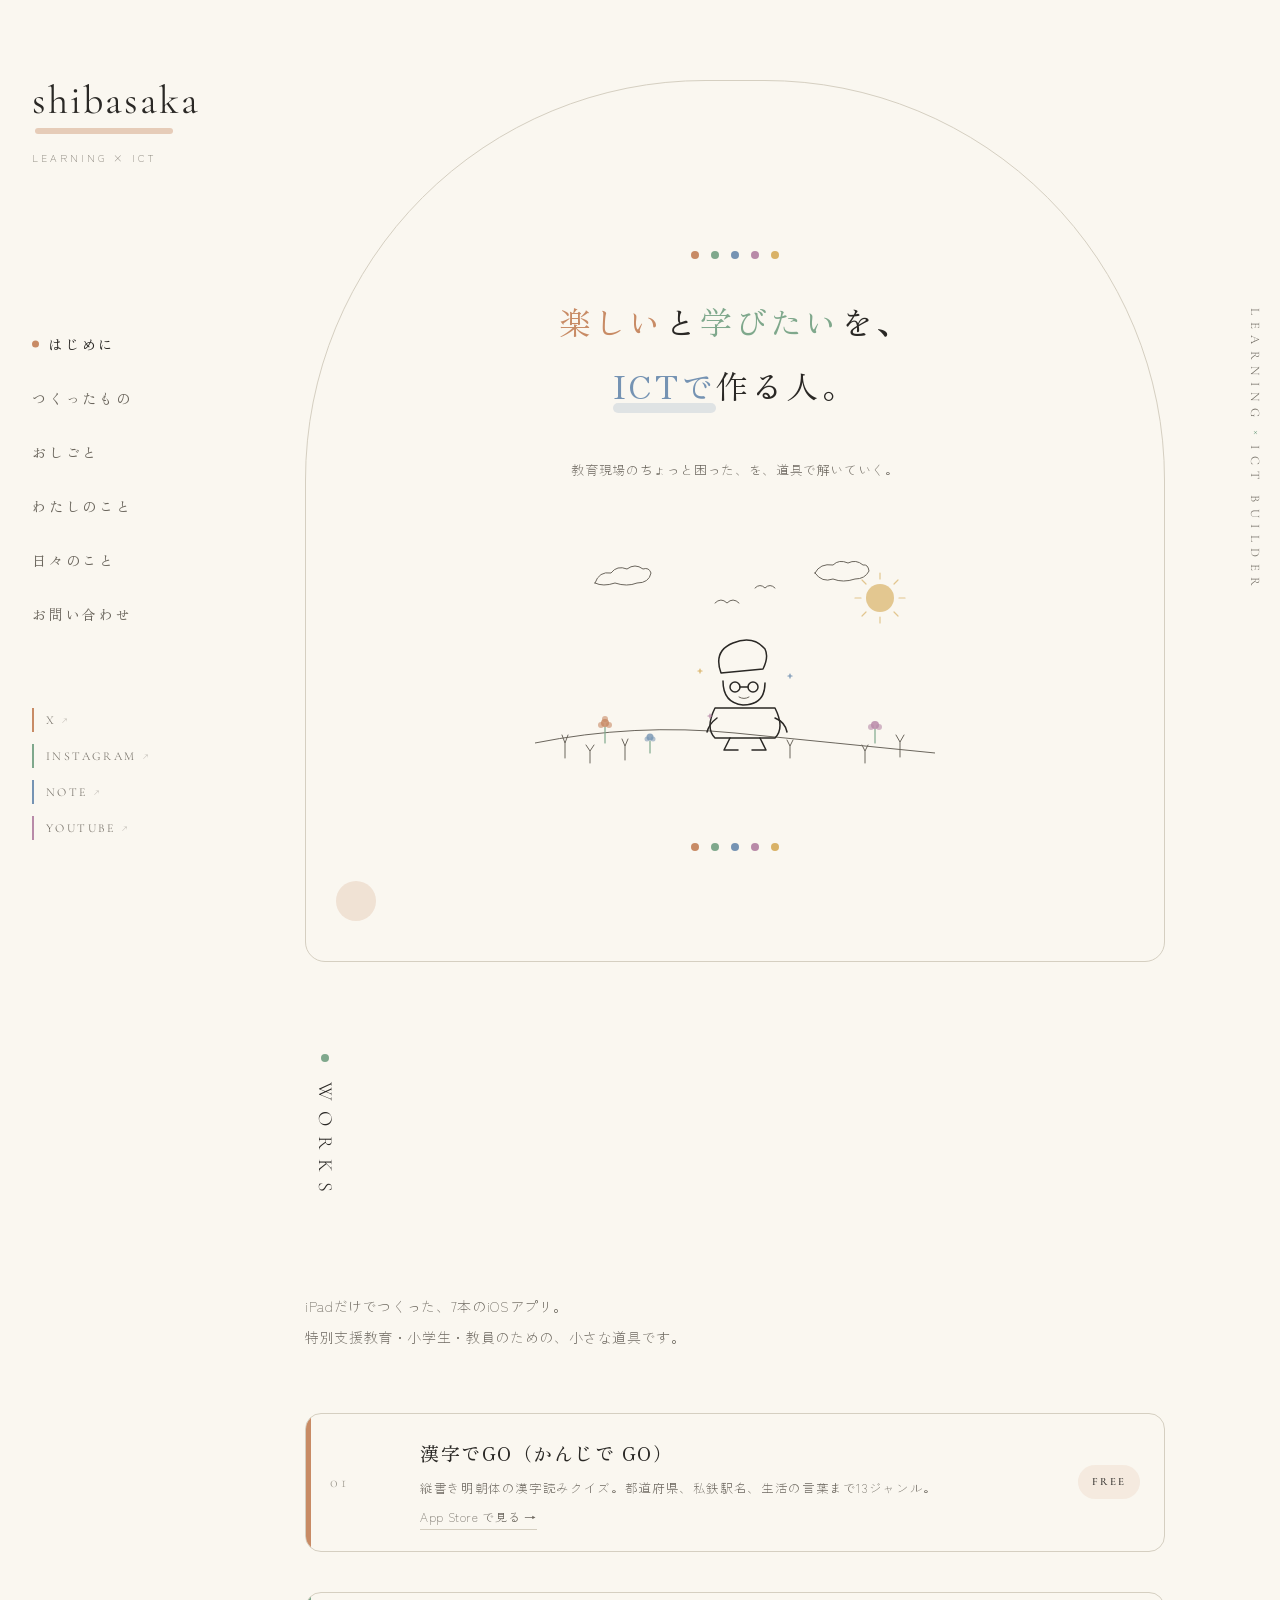
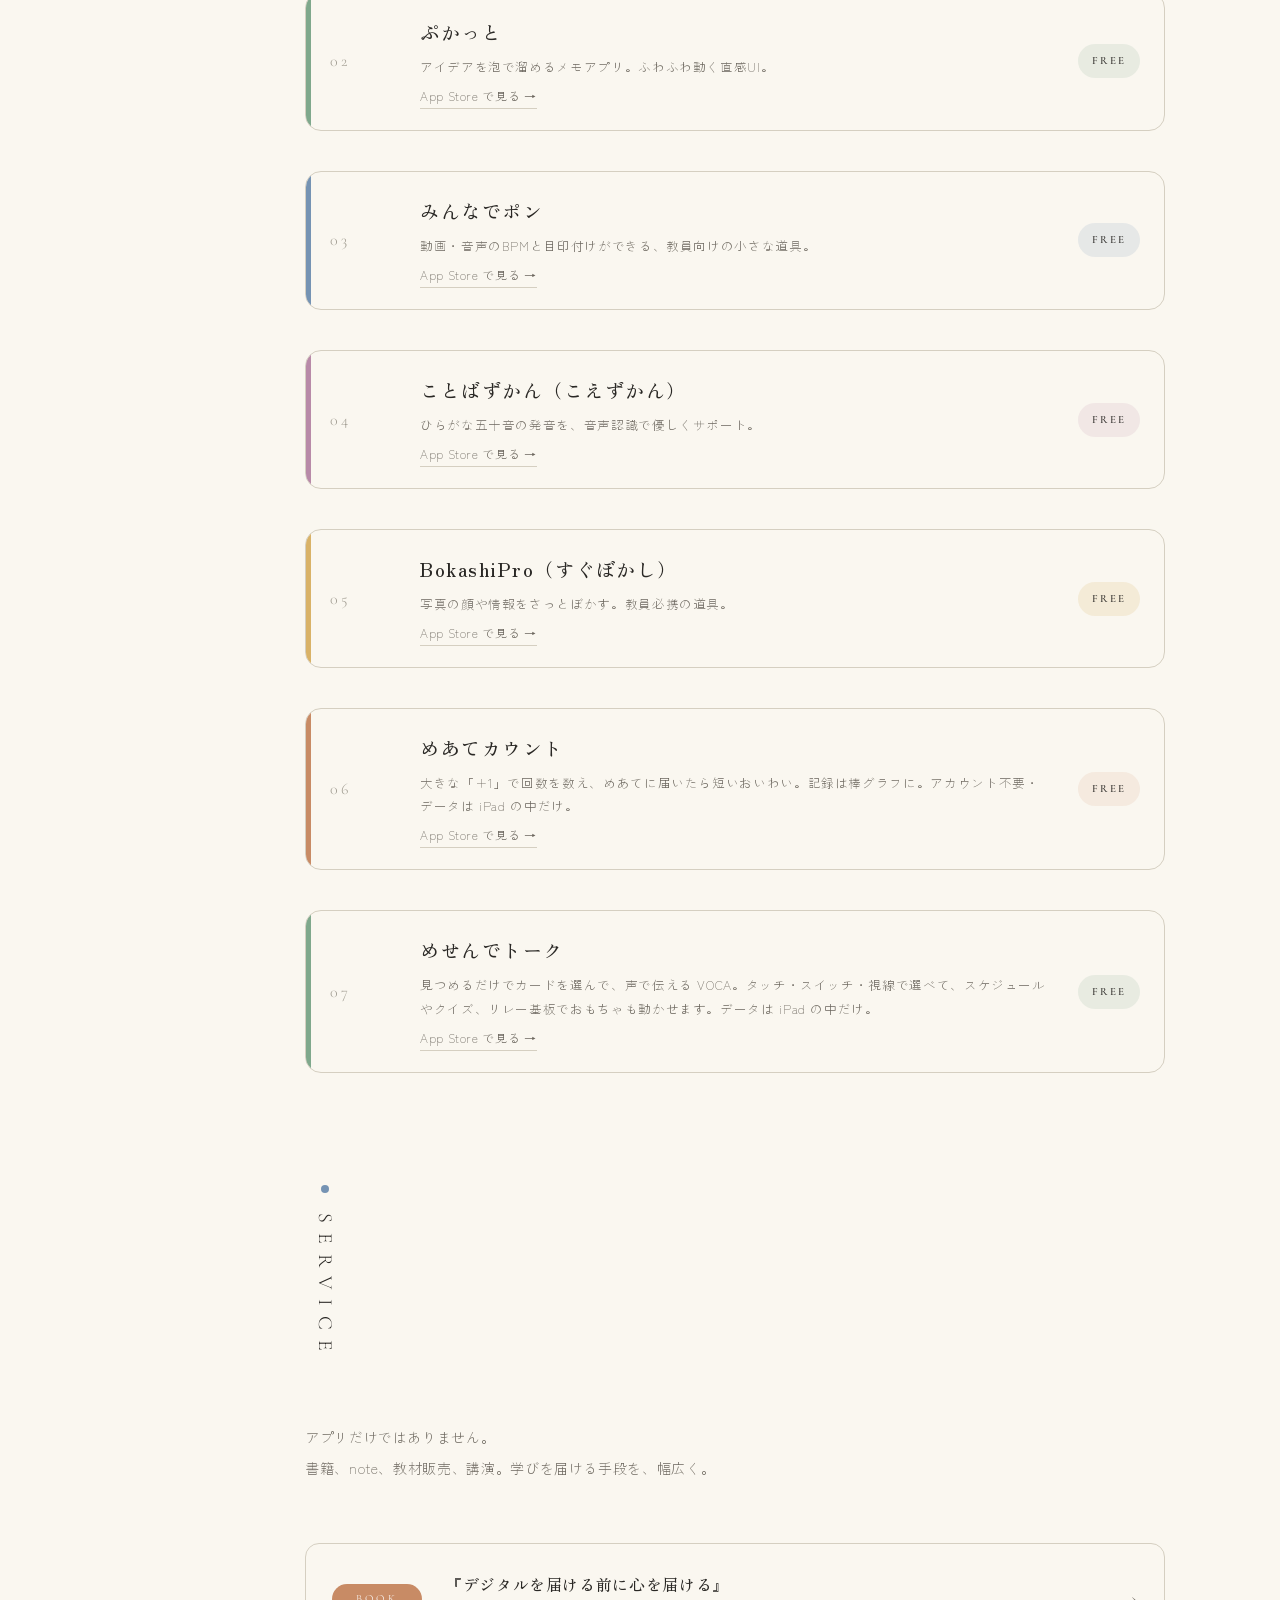
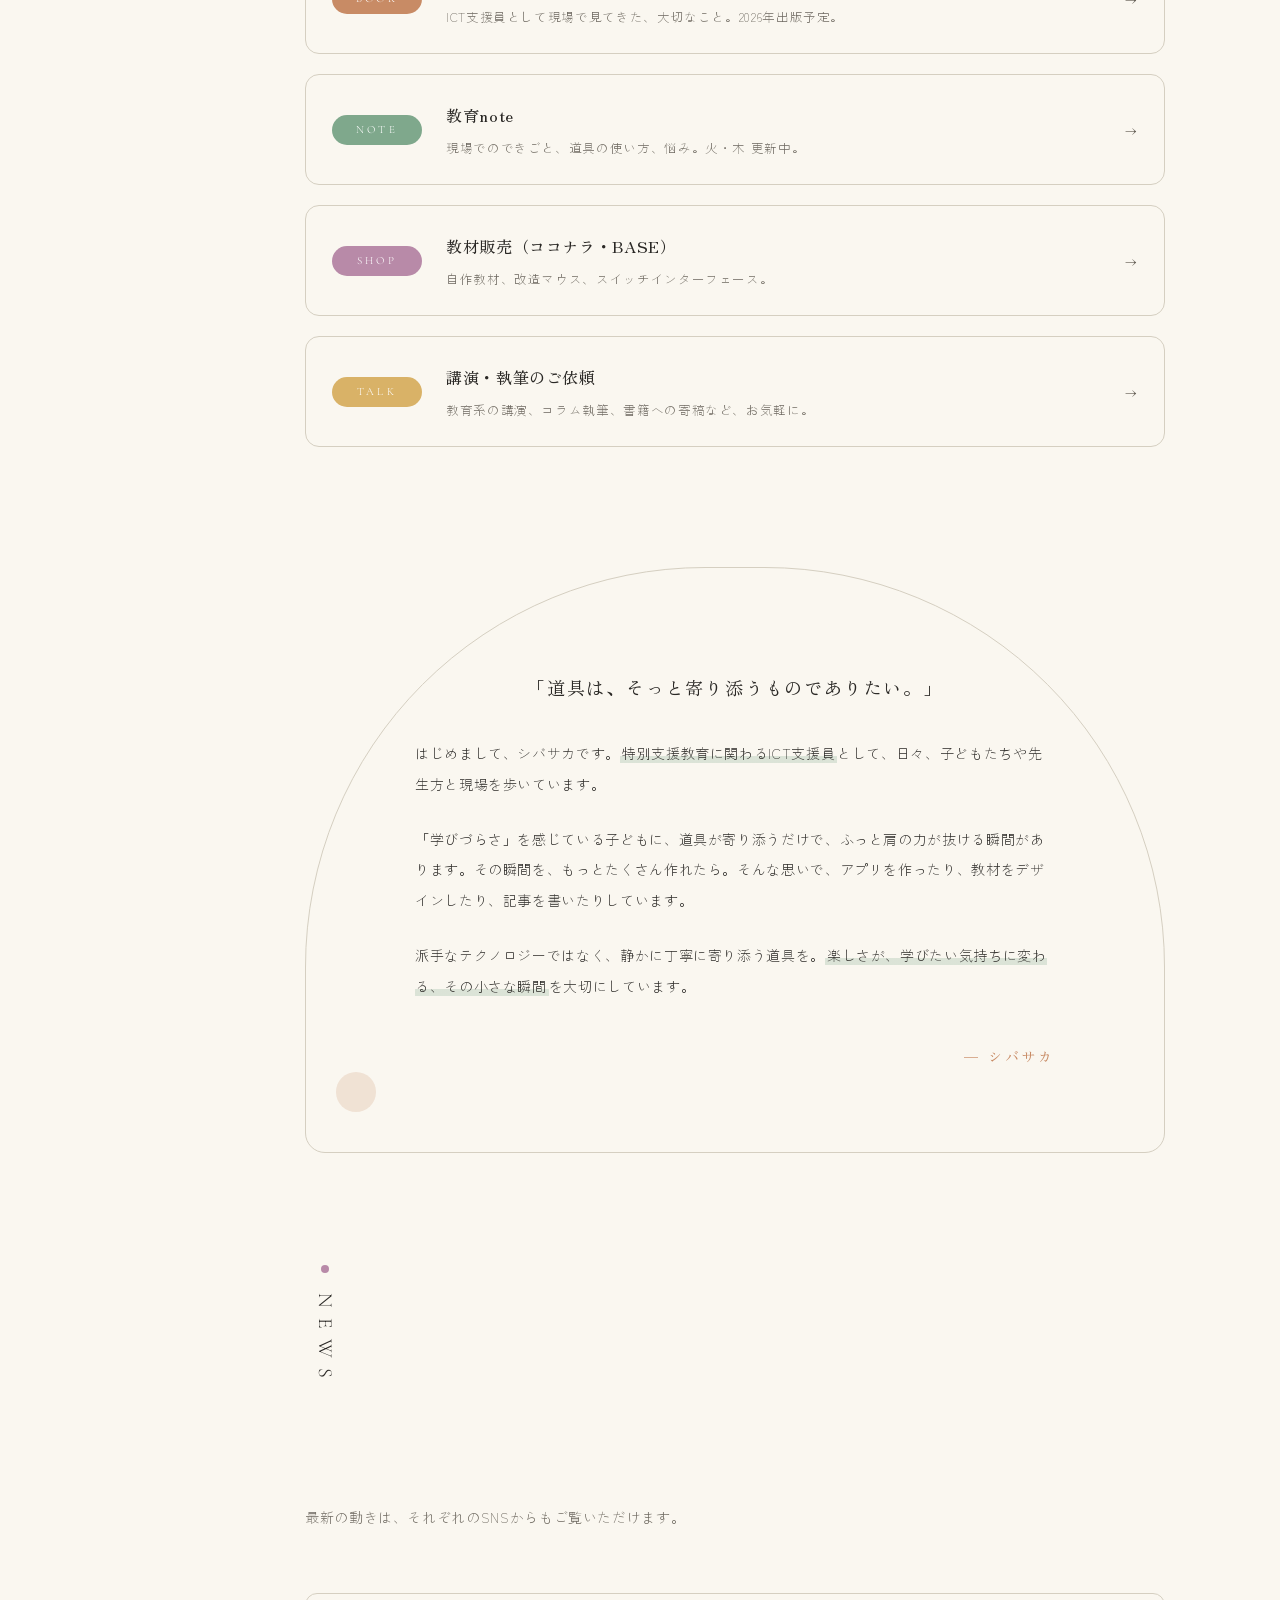
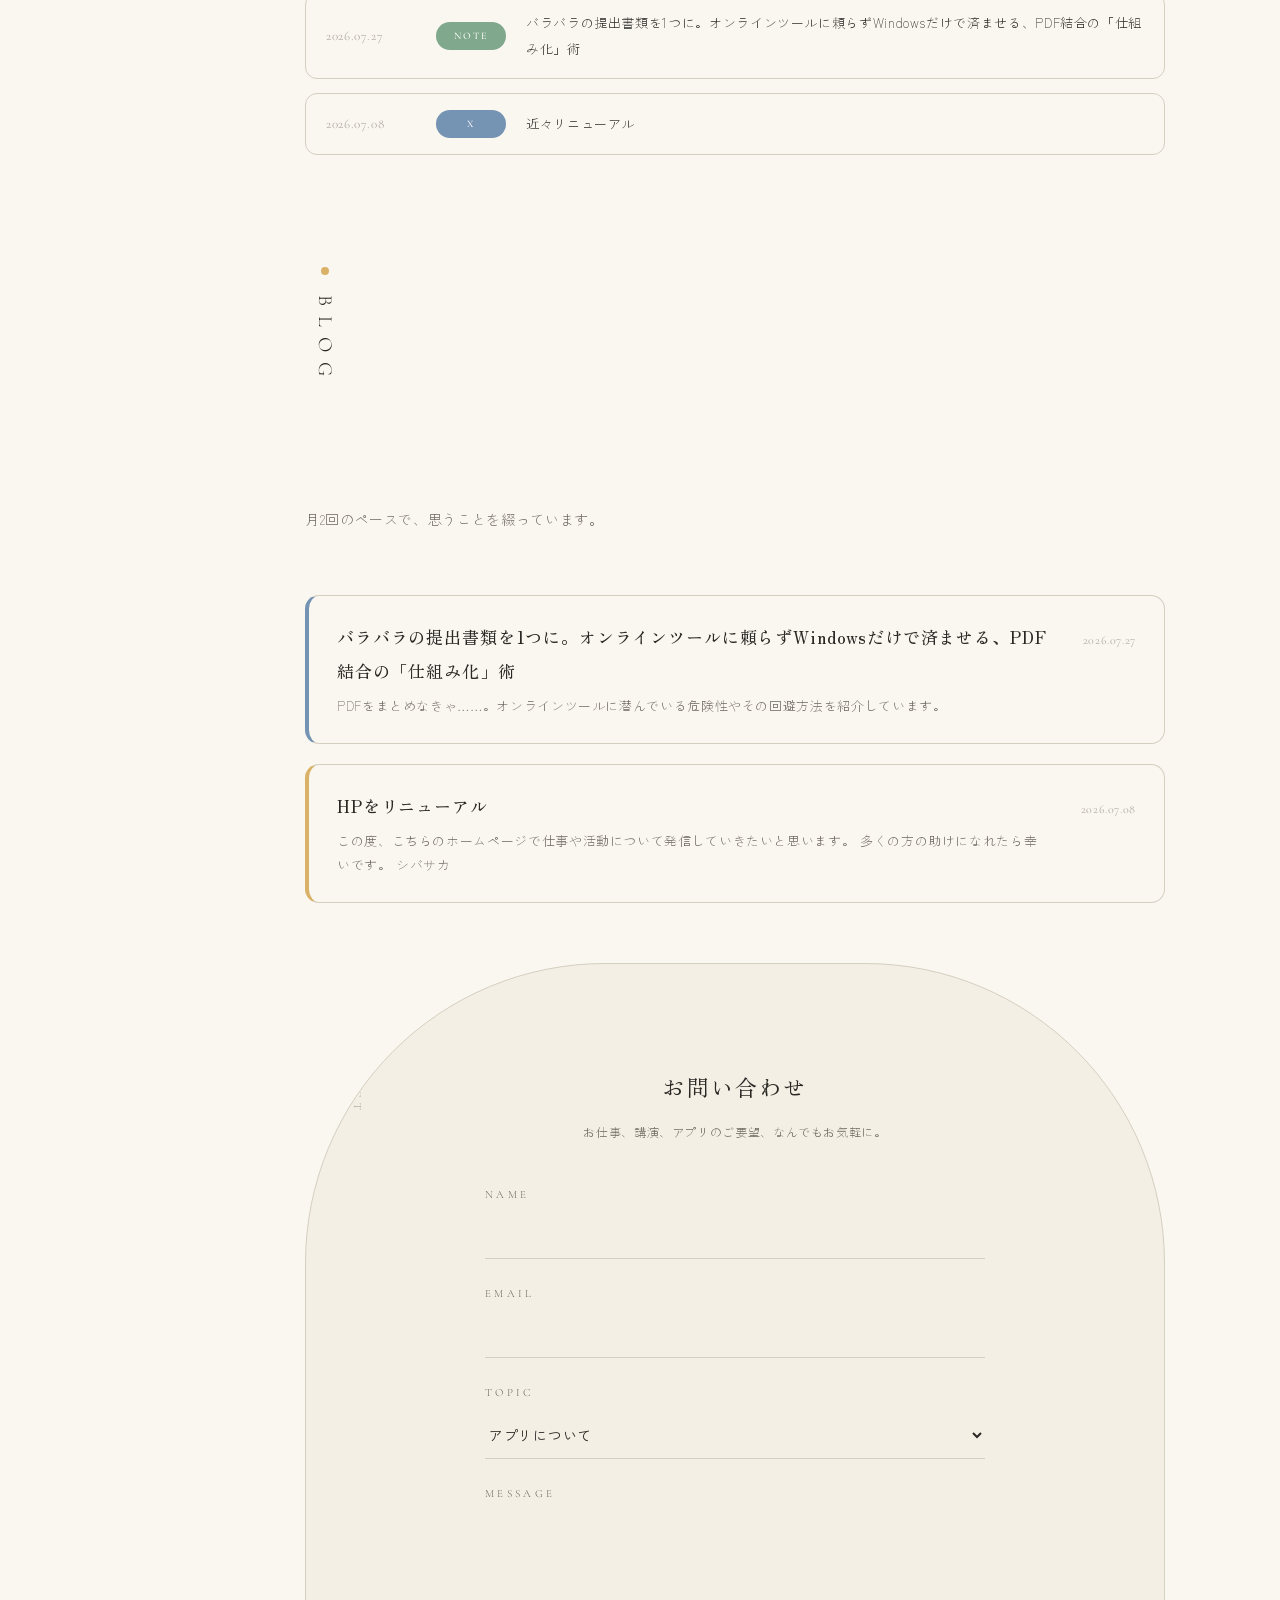
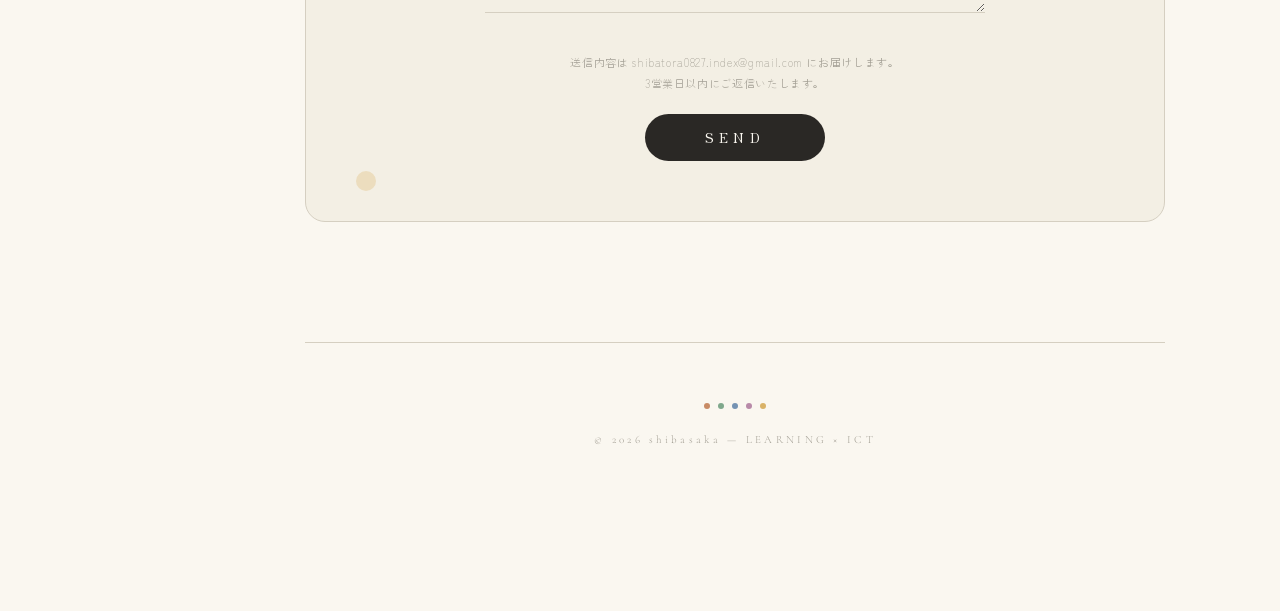
<file: index.html>
<!DOCTYPE html>
<html lang="ja">
<head>
<meta charset="UTF-8">
<meta name="viewport" content="width=device-width, initial-scale=1.0">
<title>シバサカ｜楽しいと学びたいを、ICTで作る人</title>
<link rel="preconnect" href="https://fonts.googleapis.com">
<link rel="preconnect" href="https://fonts.gstatic.com" crossorigin>
<link href="https://fonts.googleapis.com/css2?family=Zen+Old+Mincho:wght@400;500;700&family=Zen+Kaku+Gothic+New:wght@300;400;500&family=Cormorant+Garamond:wght@300;400;500&display=swap" rel="stylesheet">
<style>
:root {
  --paper: #FAF7F0;
  --paper-2: #F3EFE4;
  --ink: #2A2825;
  --ink-mid: #6B665D;
  --ink-light: #A39F94;
  --line: #D5CFC1;
  /* アクセントカラー：5色をポイント使い */
  --c1: #C88B65;  /* くすみコーラル（温かみ） */
  --c2: #7FA88C;  /* くすみグリーン（自然・成長） */
  --c3: #7593B3;  /* くすみブルー（信頼・水色） */
  --c4: #B88AA8;  /* くすみパープル（遊び心） */
  --c5: #D9B267;  /* くすみゴールド（品格） */
}

* { margin: 0; padding: 0; box-sizing: border-box; }
html { scroll-behavior: smooth; }
body {
  font-family: 'Zen Kaku Gothic New', -apple-system, sans-serif;
  font-weight: 300;
  color: var(--ink);
  background: var(--paper);
  line-height: 2;
  letter-spacing: 0.04em;
  overflow-x: hidden;
}
.mincho {
  font-family: 'Zen Old Mincho', serif;
  font-weight: 400;
  letter-spacing: 0.1em;
}
a { color: inherit; text-decoration: none; transition: opacity 0.3s; }
a:hover { opacity: 0.7; }

/* ============ Layout ============ */
.layout {
  display: grid;
  grid-template-columns: 240px 1fr 50px;
  min-height: 100vh;
}

/* ============ Sidebar (left) ============ */
.sidebar {
  padding: 60px 32px;
  position: fixed;
  top: 0; left: 0;
  width: 240px; height: 100vh;
  display: flex; flex-direction: column;
  justify-content: space-between;
  background: var(--paper);
  z-index: 10;
}
.brand {
  font-family: 'Cormorant Garamond', serif;
  font-size: 40px;
  font-weight: 400;
  letter-spacing: 0.05em;
  color: var(--ink);
  position: relative;
  display: inline-block;
}
.brand::after {
  content: "";
  position: absolute;
  bottom: 6px; left: 3px;
  width: 82%; height: 6px;
  background: var(--c1);
  opacity: 0.4;
  z-index: -1;
  border-radius: 3px;
}
.brand-sub {
  font-family: 'Zen Kaku Gothic New', sans-serif;
  font-size: 10px;
  letter-spacing: 0.3em;
  color: var(--ink-mid);
  margin-top: 8px;
}
.nav-menu {
  list-style: none;
  display: flex; flex-direction: column;
  gap: 22px;
  margin-top: 80px;
}
.nav-menu li:nth-child(1) a::before { background: var(--c1); }
.nav-menu li:nth-child(2) a::before { background: var(--c2); }
.nav-menu li:nth-child(3) a::before { background: var(--c3); }
.nav-menu li:nth-child(4) a::before { background: var(--c4); }
.nav-menu li:nth-child(5) a::before { background: var(--c5); }
.nav-menu li:nth-child(6) a::before { background: var(--c1); }
.nav-menu a {
  font-family: 'Zen Old Mincho', serif;
  font-size: 14px;
  color: var(--ink-mid);
  letter-spacing: 0.2em;
  padding-left: 0;
  transition: padding-left 0.3s, color 0.3s;
  position: relative;
  display: inline-block;
}
.nav-menu a::before {
  content: "";
  position: absolute; left: -14px; top: 50%;
  width: 7px; height: 7px; border-radius: 50%;
  opacity: 0; transform: translateY(-50%);
  transition: opacity 0.3s, left 0.3s;
}
.nav-menu a:hover, .nav-menu a.active {
  padding-left: 16px; color: var(--ink);
}
.nav-menu a:hover::before, .nav-menu a.active::before {
  opacity: 1; left: 0;
}
.sns-list {
  list-style: none;
  display: flex; flex-direction: column;
  gap: 12px;
}
.sns-list li:nth-child(1) a { border-left-color: var(--c1); }
.sns-list li:nth-child(2) a { border-left-color: var(--c2); }
.sns-list li:nth-child(3) a { border-left-color: var(--c3); }
.sns-list li:nth-child(4) a { border-left-color: var(--c4); }
.sns-list a {
  font-family: 'Cormorant Garamond', serif;
  font-size: 12px;
  letter-spacing: 0.2em;
  color: var(--ink-mid);
  padding-left: 12px;
  border-left: 2px solid;
  display: flex; align-items: center; gap: 6px;
}
.sns-list a::after {
  content: "↗";
  font-size: 10px; opacity: 0.5;
}

/* ============ Right vertical text ============ */
.side-tag {
  position: fixed;
  top: 0; right: 0;
  width: 50px; height: 100vh;
  display: flex; align-items: center; justify-content: center;
  writing-mode: vertical-rl;
  font-family: 'Cormorant Garamond', serif;
  font-size: 13px;
  letter-spacing: 0.5em;
  color: var(--ink-mid);
  z-index: 5;
}
.side-tag span { color: var(--c2); }

/* ============ Main content ============ */
main {
  grid-column: 2;
  padding: 80px 20px 120px;
  max-width: 900px;
  margin: 0 auto;
  width: 100%;
}

/* Arch container */
.arch {
  background: var(--paper);
  border: 1px solid var(--line);
  border-radius: 400px 400px 20px 20px;
  padding: 100px 60px 80px;
  margin-bottom: 100px;
  position: relative;
  overflow: hidden;
}
.arch::before {
  content: "";
  position: absolute;
  top: 30px; right: 30px;
  width: 60px; height: 60px;
  background: var(--c2);
  border-radius: 50%;
  opacity: 0.15;
}
.arch::after {
  content: "";
  position: absolute;
  bottom: 40px; left: 30px;
  width: 40px; height: 40px;
  background: var(--c1);
  border-radius: 50%;
  opacity: 0.2;
}
.arch-label {
  writing-mode: vertical-rl;
  position: absolute;
  top: 60px; left: 40px;
  font-family: 'Cormorant Garamond', serif;
  font-size: 11px;
  letter-spacing: 0.5em;
  color: var(--ink-light);
  z-index: 2;
}

/* ============ Section: INTRO ============ */
.intro { text-align: center; padding-top: 40px; position: relative; z-index: 2; }
.intro-catch {
  font-size: clamp(24px, 3vw, 32px);
  line-height: 2;
  color: var(--ink);
  margin-bottom: 40px;
}
.intro-catch .h1 { color: var(--c1); position: relative; }
.intro-catch .h2 { color: var(--c2); position: relative; }
.intro-catch .h3 { color: var(--c3); position: relative; display: inline-block; }
.intro-catch .h3::after {
  content: "";
  position: absolute;
  bottom: 4px; left: 0; right: 0;
  height: 10px;
  background: var(--c3);
  opacity: 0.2;
  z-index: -1;
  border-radius: 5px;
}
.intro-sub {
  font-size: 13px;
  color: var(--ink-mid);
  margin-bottom: 60px;
}

/* 装飾ドット */
.dots {
  display: flex; justify-content: center; gap: 12px;
  margin: 30px 0;
}
.dot {
  width: 8px; height: 8px; border-radius: 50%;
}
.dot:nth-child(1) { background: var(--c1); }
.dot:nth-child(2) { background: var(--c2); }
.dot:nth-child(3) { background: var(--c3); }
.dot:nth-child(4) { background: var(--c4); }
.dot:nth-child(5) { background: var(--c5); }

/* 手描き風スケッチ */
.sketch-wrap {
  display: flex; justify-content: center;
  margin: 40px 0;
}
.sketch-wrap svg {
  max-width: 400px; height: auto;
}
.sketch { stroke: var(--ink); stroke-width: 1.5; fill: none; stroke-linecap: round; stroke-linejoin: round; }
.sketch-thin { stroke: var(--ink-mid); stroke-width: 1; fill: none; stroke-linecap: round; }

/* ============ Section title ============ */
.section-title {
  writing-mode: vertical-rl;
  font-family: 'Cormorant Garamond', serif;
  font-size: 20px;
  letter-spacing: 0.5em;
  color: var(--ink);
  padding: 20px 0;
  height: 200px;
  display: inline-block;
  margin-bottom: 20px;
  position: relative;
}
.section-title::before {
  content: "";
  position: absolute;
  top: -8px; left: 50%;
  transform: translateX(-50%);
  width: 8px; height: 8px; border-radius: 50%;
}
#works .section-title::before { background: var(--c2); }
#service .section-title::before { background: var(--c3); }
#news .section-title::before { background: var(--c4); }
#blog .section-title::before { background: var(--c5); }

.section-lead {
  font-size: 14px;
  color: var(--ink-mid);
  margin-bottom: 60px;
  line-height: 2.2;
}

/* ============ Works (apps) — カラフルに ============ */
.works-list {
  display: flex; flex-direction: column;
  gap: 40px;
}
.work-item {
  display: grid;
  grid-template-columns: 60px 1fr auto;
  gap: 30px; align-items: center;
  padding: 20px 24px;
  border: 1px solid var(--line);
  border-radius: 16px;
  background: var(--paper);
  transition: transform 0.3s, box-shadow 0.3s, border-color 0.3s;
  position: relative;
  overflow: hidden;
}
.work-item::before {
  content: "";
  position: absolute;
  top: 0; left: 0; bottom: 0;
  width: 5px;
}
.work-item:hover {
  transform: translateY(-3px);
  box-shadow: 0 8px 24px rgba(42, 40, 37, 0.08);
}
.work-item:nth-child(1)::before { background: var(--c1); }
.work-item:nth-child(1):hover { border-color: var(--c1); }
.work-item:nth-child(2)::before { background: var(--c2); }
.work-item:nth-child(2):hover { border-color: var(--c2); }
.work-item:nth-child(3)::before { background: var(--c3); }
.work-item:nth-child(3):hover { border-color: var(--c3); }
.work-item:nth-child(4)::before { background: var(--c4); }
.work-item:nth-child(4):hover { border-color: var(--c4); }
.work-item:nth-child(5)::before { background: var(--c5); }
.work-item:nth-child(5):hover { border-color: var(--c5); }
.work-item:nth-child(6)::before { background: var(--c1); }
.work-item:nth-child(6):hover { border-color: var(--c1); }
.work-item:nth-child(7)::before { background: var(--c2); }
.work-item:nth-child(7):hover { border-color: var(--c2); }
.work-item:nth-child(8)::before { background: var(--c3); }
.work-item:nth-child(8):hover { border-color: var(--c3); }

.work-num {
  font-family: 'Cormorant Garamond', serif;
  font-size: 16px;
  color: var(--ink-light);
  letter-spacing: 0.2em;
}
.work-body h3 {
  font-family: 'Zen Old Mincho', serif;
  font-size: 19px;
  font-weight: 500;
  margin-bottom: 4px;
  letter-spacing: 0.08em;
}
.work-body p {
  font-size: 12.5px;
  color: var(--ink-mid);
  line-height: 1.85;
}
.work-store {
  display: inline-block;
  margin-top: 6px;
  font-size: 12px;
  color: var(--ink-mid);
  text-decoration: none;
  border-bottom: 1px solid var(--line);
}
.work-store:hover { color: var(--ink); border-bottom-color: var(--ink); }
.work-tag {
  font-family: 'Cormorant Garamond', serif;
  font-size: 11px;
  letter-spacing: 0.2em;
  color: var(--ink);
  padding: 6px 14px;
  border-radius: 999px;
  font-weight: 500;
}
.work-item:nth-child(1) .work-tag { background: rgba(200, 139, 101, 0.12); }
.work-item:nth-child(2) .work-tag { background: rgba(127, 168, 140, 0.15); }
.work-item:nth-child(3) .work-tag { background: rgba(117, 147, 179, 0.15); }
.work-item:nth-child(4) .work-tag { background: rgba(184, 138, 168, 0.15); }
.work-item:nth-child(5) .work-tag { background: rgba(217, 178, 103, 0.18); }
.work-item:nth-child(6) .work-tag { background: rgba(200, 139, 101, 0.12); }
.work-item:nth-child(7) .work-tag { background: rgba(127, 168, 140, 0.15); }
.work-item:nth-child(8) .work-tag { background: rgba(117, 147, 179, 0.15); }

/* ============ Service ============ */
.service-grid {
  display: grid;
  grid-template-columns: 1fr;
  gap: 20px;
}
.service-item {
  padding: 24px 26px;
  border-radius: 14px;
  background: var(--paper);
  border: 1px solid var(--line);
  display: grid;
  grid-template-columns: 90px 1fr auto;
  gap: 24px; align-items: center;
  transition: transform 0.3s, box-shadow 0.3s;
}
.service-item:hover {
  transform: translateY(-2px);
  box-shadow: 0 6px 20px rgba(42, 40, 37, 0.06);
}
.service-cat {
  font-family: 'Cormorant Garamond', serif;
  font-size: 11px;
  letter-spacing: 0.3em;
  padding: 4px 10px;
  border-radius: 999px;
  text-align: center;
}
.service-item:nth-child(1) .service-cat { background: var(--c1); color: white; }
.service-item:nth-child(2) .service-cat { background: var(--c2); color: white; }
.service-item:nth-child(3) .service-cat { background: var(--c4); color: white; }
.service-item:nth-child(4) .service-cat { background: var(--c5); color: white; }
.service-title {
  font-family: 'Zen Old Mincho', serif;
  font-size: 16px;
  font-weight: 500;
  margin-bottom: 4px;
}
.service-desc {
  font-size: 12.5px;
  color: var(--ink-mid);
}
.service-arrow {
  font-family: 'Cormorant Garamond', serif;
  color: var(--ink-mid);
  font-size: 18px;
}

/* ============ About ============ */
.about-avatar {
  display: flex;
  justify-content: center;
  margin-bottom: 30px;
  position: relative;
  z-index: 2;
}
.about-avatar-frame {
  width: 200px;
  height: 200px;
  border-radius: 50%;
  overflow: hidden;
  background: var(--paper-2);
  border: 3px solid var(--paper);
  box-shadow: 0 6px 24px rgba(42, 40, 37, 0.12);
  position: relative;
}
.about-avatar-frame::after {
  content: "";
  position: absolute;
  inset: 0;
  border-radius: 50%;
  border: 1px solid var(--c1);
  opacity: 0.35;
  pointer-events: none;
}
.about-avatar-frame img {
  width: 100%;
  height: 100%;
  object-fit: contain;
  padding: 12px;
  display: block;
}
@media (max-width: 900px) {
  .about-avatar-frame { width: 160px; height: 160px; }
}
.about-text {
  font-size: 14px;
  line-height: 2.2;
  color: var(--ink);
  max-width: 640px;
  margin: 0 auto;
  position: relative;
  z-index: 2;
}
.about-text p { margin-bottom: 24px; }
.about-text .highlight {
  background: linear-gradient(180deg, transparent 65%, rgba(127, 168, 140, 0.25) 65%);
  padding: 0 2px;
}
.about-sign {
  text-align: right;
  margin-top: 40px;
  font-family: 'Zen Old Mincho', serif;
  font-size: 14px;
  letter-spacing: 0.2em;
  color: var(--c1);
}

/* ============ News ============ */
.news-list {
  display: flex; flex-direction: column;
  gap: 14px;
}
.news-row {
  display: grid;
  grid-template-columns: 90px 70px 1fr;
  gap: 20px;
  padding: 16px 20px;
  background: var(--paper);
  border-radius: 12px;
  border: 1px solid var(--line);
  font-size: 13px;
  align-items: center;
  transition: transform 0.2s;
}
.news-row:hover { transform: translateX(6px); }
.news-row time {
  font-family: 'Cormorant Garamond', serif;
  color: var(--ink-light);
}
.news-row .platform {
  font-family: 'Cormorant Garamond', serif;
  font-size: 10px;
  letter-spacing: 0.2em;
  padding: 4px 10px;
  border-radius: 999px;
  text-align: center;
  color: white;
  font-weight: 500;
}
.platform.note { background: var(--c2); }
.platform.x { background: var(--c3); }
.platform.ig { background: var(--c4); }
.news-row .text { color: var(--ink); }

/* ============ Blog ============ */
.blog-list {
  display: grid;
  grid-template-columns: 1fr;
  gap: 20px;
}
.blog-item {
  padding: 24px 28px;
  background: var(--paper);
  border-radius: 14px;
  border: 1px solid var(--line);
  border-left: 4px solid;
  display: grid;
  grid-template-columns: 1fr auto;
  gap: 30px;
  align-items: baseline;
  transition: transform 0.3s;
}
.blog-item:hover { transform: translateY(-2px); }
.blog-item:nth-child(1) { border-left-color: var(--c5); }
.blog-item:nth-child(2) { border-left-color: var(--c2); }
.blog-item:nth-child(3) { border-left-color: var(--c1); }
.blog-title {
  font-family: 'Zen Old Mincho', serif;
  font-size: 17px;
  font-weight: 500;
  margin-bottom: 6px;
  letter-spacing: 0.05em;
}
.blog-excerpt {
  font-size: 13px;
  color: var(--ink-mid);
  line-height: 1.9;
}
.blog-date {
  font-family: 'Cormorant Garamond', serif;
  color: var(--ink-light);
  font-size: 12px;
  white-space: nowrap;
}

/* ============ Contact form ============ */
.contact-arch {
  background: var(--paper-2);
  border: 1px solid var(--line);
  border-radius: 300px 300px 20px 20px;
  padding: 100px 60px 60px;
  margin-top: 60px;
  position: relative;
  overflow: hidden;
}
.contact-arch::before {
  content: "";
  position: absolute;
  top: 40px; right: 60px;
  width: 30px; height: 30px;
  background: var(--c4);
  border-radius: 50%;
  opacity: 0.25;
}
.contact-arch::after {
  content: "";
  position: absolute;
  bottom: 30px; left: 50px;
  width: 20px; height: 20px;
  background: var(--c5);
  border-radius: 50%;
  opacity: 0.3;
}
form { max-width: 500px; margin: 0 auto; position: relative; z-index: 2; }
.form-row { margin-bottom: 24px; }
.form-row label {
  display: block;
  font-family: 'Cormorant Garamond', serif;
  font-size: 11px;
  letter-spacing: 0.3em;
  color: var(--ink-mid);
  margin-bottom: 8px;
}
.form-row input,
.form-row select,
.form-row textarea {
  width: 100%;
  padding: 12px 0;
  border: none;
  border-bottom: 1px solid var(--line);
  background: transparent;
  font-family: inherit;
  font-size: 14px;
  color: var(--ink);
  letter-spacing: 0.05em;
  transition: border-color 0.3s;
}
.form-row input:focus,
.form-row select:focus,
.form-row textarea:focus {
  outline: none;
  border-bottom-color: var(--c2);
}
.form-row textarea { resize: vertical; min-height: 100px; }
.form-note {
  font-size: 11px;
  color: var(--ink-light);
  text-align: center;
  margin: 30px 0 20px;
  line-height: 1.9;
}
.btn-submit {
  display: block;
  margin: 0 auto;
  padding: 14px 60px;
  background: var(--ink);
  color: var(--paper);
  border: none;
  border-radius: 999px;
  font-family: 'Zen Old Mincho', serif;
  font-size: 13px;
  letter-spacing: 0.4em;
  cursor: pointer;
  transition: background 0.3s, transform 0.2s;
}
.btn-submit:hover { background: var(--c1); transform: translateY(-2px); }

/* ============ Footer ============ */
footer {
  padding: 60px 0 40px;
  text-align: center;
  border-top: 1px solid var(--line);
  margin-top: 120px;
  position: relative;
}
.footer-copy {
  font-family: 'Cormorant Garamond', serif;
  font-size: 11px;
  letter-spacing: 0.3em;
  color: var(--ink-light);
}
.footer-dots {
  display: flex; justify-content: center; gap: 8px;
  margin-bottom: 20px;
}
.footer-dots .dot { width: 6px; height: 6px; }

/* ============ Responsive ============ */
@media (max-width: 900px) {
  .layout { grid-template-columns: 1fr; }
  .sidebar {
    position: relative;
    width: 100%; height: auto;
    padding: 30px 24px;
    display: block;
  }
  .brand { font-size: 32px; text-align: center; display: block; }
  .brand-sub { text-align: center; }
  .nav-menu {
    flex-direction: row; flex-wrap: wrap;
    justify-content: center; margin-top: 24px;
    gap: 16px;
  }
  .sns-list {
    flex-direction: row; justify-content: center;
    margin-top: 20px; gap: 16px;
  }
  .sns-list a { border-left: none; padding-left: 0; }
  .side-tag { display: none; }
  main { grid-column: 1; padding: 40px 20px; max-width: 100%; }
  .arch, .contact-arch { padding: 60px 24px 40px; border-radius: 200px 200px 12px 12px; }
  .arch-label { display: none; }
  .work-item { grid-template-columns: 40px 1fr; gap: 16px; padding: 16px 20px 16px 24px; }
  .work-tag { grid-column: 1 / -1; justify-self: start; margin-top: 4px; }
  .service-item { grid-template-columns: 1fr; gap: 8px; }
  .news-row { grid-template-columns: 70px 55px 1fr; gap: 10px; font-size: 12px; padding: 12px 14px; }
}
</style>
</head>
<body>

<div class="layout">

<!-- LEFT SIDEBAR -->
<aside class="sidebar">
  <div>
    <div class="brand">shibasaka</div>
    <div class="brand-sub">LEARNING × ICT</div>
  </div>
  <nav>
    <ul class="nav-menu">
      <li><a href="#intro" class="active">はじめに</a></li>
      <li><a href="#works">つくったもの</a></li>
      <li><a href="#service">おしごと</a></li>
      <li><a href="#about">わたしのこと</a></li>
      <li><a href="#blog">日々のこと</a></li>
      <li><a href="#contact">お問い合わせ</a></li>
    </ul>
  </nav>
  <ul class="sns-list">
    <li><a href="https://x.com/shibaba0827" target="_blank">X</a></li>
    <li><a href="https://www.instagram.com/shiba_ict_support" target="_blank">INSTAGRAM</a></li>
    <li><a href="https://note.com/shibababa0827" target="_blank">NOTE</a></li>
    <li><a href="https://www.youtube.com/@help-ICT-Teacher" target="_blank">YOUTUBE</a></li>
  </ul>
</aside>

<!-- RIGHT VERTICAL TAG -->
<div class="side-tag">LEARNING <span>×</span> ICT BUILDER</div>

<main>

<!-- INTRO ARCH -->
<section id="intro" class="arch">
  <div class="arch-label">INTRO</div>
  <div class="intro">
    <div class="dots">
      <span class="dot"></span>
      <span class="dot"></span>
      <span class="dot"></span>
      <span class="dot"></span>
      <span class="dot"></span>
    </div>
    <p class="mincho intro-catch">
      <span class="h1">楽しい</span>と<span class="h2">学びたい</span>を、<br>
      <span class="h3">ICTで</span>作る人。
    </p>
    <p class="intro-sub">教育現場のちょっと困った、を、道具で解いていく。</p>

    <!-- 手描き風スケッチ：草原＋雲＋シバさん＋色付きハート/花 -->
    <div class="sketch-wrap">
      <svg viewBox="0 0 400 260" xmlns="http://www.w3.org/2000/svg">
        <!-- 雲 -->
        <path class="sketch-thin" d="M60 40 q4 -12 16 -10 q6 -8 16 -4 q8 -6 16 0 q6 -2 8 4 q-2 10 -14 10 q-10 4 -22 0 q-12 4 -20 0 z"/>
        <path class="sketch-thin" d="M280 30 q5 -10 18 -8 q6 -6 15 -2 q8 -4 15 2 q5 -1 6 6 q-4 8 -14 8 q-12 4 -22 0 q-11 4 -18 -6 z"/>
        <!-- 鳥 -->
        <path class="sketch-thin" d="M180 60 q6 -6 12 0 q6 -6 12 0"/>
        <path class="sketch-thin" d="M220 45 q5 -5 10 0 q5 -5 10 0"/>
        <!-- 太陽（色付き） -->
        <circle cx="345" cy="55" r="14" fill="#D9B267" opacity="0.7"/>
        <g stroke="#D9B267" stroke-width="1.2" fill="none" stroke-linecap="round" opacity="0.7">
          <line x1="345" y1="30" x2="345" y2="36"/>
          <line x1="345" y1="74" x2="345" y2="80"/>
          <line x1="320" y1="55" x2="326" y2="55"/>
          <line x1="364" y1="55" x2="370" y2="55"/>
          <line x1="327" y1="37" x2="331" y2="41"/>
          <line x1="359" y1="69" x2="363" y2="73"/>
          <line x1="327" y1="73" x2="331" y2="69"/>
          <line x1="359" y1="41" x2="363" y2="37"/>
        </g>
        <!-- 草原の線 -->
        <path class="sketch-thin" d="M0 200 q100 -20 200 -10 t200 20"/>
        <!-- 草 -->
        <g class="sketch-thin">
          <path d="M30 215 l0 -15 m-3 -8 l3 8 l3 -8"/>
          <path d="M55 220 l0 -12 m-4 -6 l4 6 l4 -6"/>
          <path d="M90 217 l0 -14 m-3 -7 l3 7 l3 -7"/>
          <path d="M330 220 l0 -12 m-3 -6 l3 6 l3 -6"/>
          <path d="M365 214 l0 -15 m-4 -7 l4 7 l4 -7"/>
          <path d="M255 215 l0 -12 m-3 -6 l3 6 l3 -6"/>
        </g>
        <!-- 花（色付き） -->
        <g transform="translate(70,200)">
          <line x1="0" y1="0" x2="0" y2="-16" stroke="#7FA88C" stroke-width="1.2" stroke-linecap="round"/>
          <circle cx="0" cy="-20" r="4" fill="#C88B65" opacity="0.85"/>
          <circle cx="-4" cy="-18" r="3" fill="#C88B65" opacity="0.6"/>
          <circle cx="4" cy="-18" r="3" fill="#C88B65" opacity="0.6"/>
          <circle cx="0" cy="-24" r="3" fill="#C88B65" opacity="0.6"/>
        </g>
        <g transform="translate(340,200)">
          <line x1="0" y1="0" x2="0" y2="-14" stroke="#7FA88C" stroke-width="1.2" stroke-linecap="round"/>
          <circle cx="0" cy="-18" r="4" fill="#B88AA8" opacity="0.85"/>
          <circle cx="-4" cy="-16" r="3" fill="#B88AA8" opacity="0.6"/>
          <circle cx="4" cy="-16" r="3" fill="#B88AA8" opacity="0.6"/>
        </g>
        <g transform="translate(115,210)">
          <line x1="0" y1="0" x2="0" y2="-12" stroke="#7FA88C" stroke-width="1.2" stroke-linecap="round"/>
          <circle cx="0" cy="-16" r="3.5" fill="#7593B3" opacity="0.8"/>
          <circle cx="-3" cy="-14" r="2.5" fill="#7593B3" opacity="0.55"/>
          <circle cx="3" cy="-14" r="2.5" fill="#7593B3" opacity="0.55"/>
        </g>
        <!-- シバさん（線画） -->
        <g class="sketch">
          <!-- 髪 -->
          <path d="M186 130 q-8 -22 12 -30 q20 -8 32 6 q4 8 -2 20 z"/>
          <!-- 顔 -->
          <path d="M188 138 q0 22 20 24 q22 0 22 -22"/>
          <!-- メガネ -->
          <circle cx="200" cy="144" r="5" fill="none"/>
          <circle cx="218" cy="144" r="5" fill="none"/>
          <line x1="205" y1="144" x2="213" y2="144"/>
          <!-- 口 -->
          <path d="M204 154 q5 3 10 0" class="sketch-thin"/>
          <!-- 体 -->
          <path d="M180 165 q-10 20 0 30 l60 0 q10 -10 0 -30 z"/>
          <!-- 腕 -->
          <path d="M182 175 q-8 6 -10 14"/>
          <path d="M240 175 q10 4 12 14"/>
          <!-- 足 -->
          <path d="M195 195 l-6 12 l14 0"/>
          <path d="M225 195 l6 12 l-14 0"/>
        </g>
        <!-- シバさんの周りに小さなキラキラ -->
        <g fill="none" stroke-width="1.2" stroke-linecap="round">
          <path d="M165 130 l0 -4 m-2 2 l4 0" stroke="#D9B267"/>
          <path d="M255 135 l0 -4 m-2 2 l4 0" stroke="#7593B3"/>
          <path d="M175 175 l0 -4 m-2 2 l4 0" stroke="#B88AA8"/>
        </g>
      </svg>
    </div>
    <div class="dots">
      <span class="dot"></span>
      <span class="dot"></span>
      <span class="dot"></span>
      <span class="dot"></span>
      <span class="dot"></span>
    </div>
  </div>
</section>

<!-- WORKS -->
<section id="works">
  <span class="section-title">WORKS</span>
  <p class="section-lead">
    iPadだけでつくった、7本のiOSアプリ。<br>
    特別支援教育・小学生・教員のための、小さな道具です。
  </p>
  <div class="works-list">
    <div class="work-item">
      <div class="work-num">01</div>
      <div class="work-body">
        <h3>漢字でGO（かんじで GO）</h3>
        <p>縦書き明朝体の漢字読みクイズ。都道府県、私鉄駅名、生活の言葉まで13ジャンル。</p>
        <a class="work-store" href="https://apps.apple.com/jp/app/id6797763820" target="_blank" rel="noopener">App Store で見る →</a>
      </div>
      <span class="work-tag">FREE</span>
    </div>
    <div class="work-item">
      <div class="work-num">02</div>
      <div class="work-body">
        <h3>ぷかっと</h3>
        <p>アイデアを泡で溜めるメモアプリ。ふわふわ動く直感UI。</p>
        <a class="work-store" href="https://apps.apple.com/jp/app/id6795714049" target="_blank" rel="noopener">App Store で見る →</a>
      </div>
      <span class="work-tag">FREE</span>
    </div>
    <div class="work-item">
      <div class="work-num">03</div>
      <div class="work-body">
        <h3>みんなでポン</h3>
        <p>動画・音声のBPMと目印付けができる、教員向けの小さな道具。</p>
        <a class="work-store" href="https://apps.apple.com/jp/app/id6795556703" target="_blank" rel="noopener">App Store で見る →</a>
      </div>
      <span class="work-tag">FREE</span>
    </div>
    <div class="work-item">
      <div class="work-num">04</div>
      <div class="work-body">
        <h3>ことばずかん（こえずかん）</h3>
        <p>ひらがな五十音の発音を、音声認識で優しくサポート。</p>
        <a class="work-store" href="https://apps.apple.com/jp/app/id6794607146" target="_blank" rel="noopener">App Store で見る →</a>
      </div>
      <span class="work-tag">FREE</span>
    </div>
    <div class="work-item">
      <div class="work-num">05</div>
      <div class="work-body">
        <h3>BokashiPro（すぐぼかし）</h3>
        <p>写真の顔や情報をさっとぼかす。教員必携の道具。</p>
        <a class="work-store" href="https://apps.apple.com/jp/app/id6789731669" target="_blank" rel="noopener">App Store で見る →</a>
      </div>
      <span class="work-tag">FREE</span>
    </div>
    <div class="work-item">
      <div class="work-num">06</div>
      <div class="work-body">
        <h3>めあてカウント</h3>
        <p>大きな「＋1」で回数を数え、めあてに届いたら短いおいわい。記録は棒グラフに。アカウント不要・データは iPad の中だけ。</p>
        <a class="work-store" href="https://apps.apple.com/jp/app/id6829353133" target="_blank" rel="noopener">App Store で見る →</a>
      </div>
      <span class="work-tag">FREE</span>
    </div>
    <div class="work-item">
      <div class="work-num">07</div>
      <div class="work-body">
        <h3>めせんでトーク</h3>
        <p>見つめるだけでカードを選んで、声で伝える VOCA。タッチ・スイッチ・視線で選べて、スケジュールやクイズ、リレー基板でおもちゃも動かせます。データは iPad の中だけ。</p>
        <a class="work-store" href="https://apps.apple.com/jp/app/id6831840368" target="_blank" rel="noopener">App Store で見る →</a>
      </div>
      <span class="work-tag">FREE</span>
    </div>
  </div>
</section>

<!-- SERVICE -->
<section id="service" style="margin-top: 120px;">
  <span class="section-title">SERVICE</span>
  <p class="section-lead">
    アプリだけではありません。<br>
    書籍、note、教材販売、講演。学びを届ける手段を、幅広く。
  </p>
  <div class="service-grid">
    <div class="service-item">
      <span class="service-cat">BOOK</span>
      <div>
        <div class="service-title">『デジタルを届ける前に心を届ける』</div>
        <div class="service-desc">ICT支援員として現場で見てきた、大切なこと。2026年出版予定。</div>
      </div>
      <span class="service-arrow">→</span>
    </div>
    <div class="service-item">
      <span class="service-cat">NOTE</span>
      <div>
        <div class="service-title">教育note</div>
        <div class="service-desc">現場でのできごと、道具の使い方、悩み。火・木 更新中。</div>
      </div>
      <span class="service-arrow">→</span>
    </div>
    <div class="service-item">
      <span class="service-cat">SHOP</span>
      <div>
        <div class="service-title">教材販売（ココナラ・BASE）</div>
        <div class="service-desc">自作教材、改造マウス、スイッチインターフェース。</div>
      </div>
      <span class="service-arrow">→</span>
    </div>
    <div class="service-item">
      <span class="service-cat">TALK</span>
      <div>
        <div class="service-title">講演・執筆のご依頼</div>
        <div class="service-desc">教育系の講演、コラム執筆、書籍への寄稿など、お気軽に。</div>
      </div>
      <span class="service-arrow">→</span>
    </div>
  </div>
</section>

<!-- ABOUT -->
<section id="about" class="arch" style="margin-top: 120px;">
  <div class="arch-label">ABOUT</div>
  <!-- <div class="about-avatar">
    <div class="about-avatar-frame">
      <img src="shibasaka_avatar_v2.png" alt="シバサカ">
    </div>
  </div> -->
  <!-- ↑ アバター画像を追加する時は、上のコメントの記号を外す -->
  <div class="about-text">
    <p class="mincho" style="font-size: 18px; text-align: center; margin-bottom: 30px;">
      「道具は、そっと寄り添うものでありたい。」
    </p>
    <p>
      はじめまして、シバサカです。<span class="highlight">特別支援教育に関わるICT支援員</span>として、日々、子どもたちや先生方と現場を歩いています。
    </p>
    <p>
      「学びづらさ」を感じている子どもに、道具が寄り添うだけで、ふっと肩の力が抜ける瞬間があります。その瞬間を、もっとたくさん作れたら。そんな思いで、アプリを作ったり、教材をデザインしたり、記事を書いたりしています。
    </p>
    <p>
      派手なテクノロジーではなく、静かに丁寧に寄り添う道具を。<span class="highlight">楽しさが、学びたい気持ちに変わる、その小さな瞬間</span>を大切にしています。
    </p>
    <div class="about-sign mincho">— シバサカ</div>
  </div>
</section>

<!-- NEWS -->
<section id="news" style="margin-top: 120px;">
  <span class="section-title">NEWS</span>
  <p class="section-lead">最新の動きは、それぞれのSNSからもご覧いただけます。</p>
  <div class="news-list">
    <div class="news-row">
      <time>2026.07.27</time>
      <span class="platform note">NOTE</span>
      <span class="text">バラバラの提出書類を1つに。オンラインツールに頼らずWindowsだけで済ませる、PDF結合の「仕組み化」術</span>
    </div>
    <div class="news-row">
      <time>2026.07.08</time>
      <span class="platform x">X</span>
      <span class="text">近々リニューアル</span>
    </div>
  </div>
</section>

<!-- BLOG -->
<section id="blog" style="margin-top: 120px;">
  <span class="section-title">BLOG</span>
  <p class="section-lead">月2回のペースで、思うことを綴っています。</p>
  <div class="blog-list">     <a href="https://note.com/shibababa0827/n/nbebc513260d7" target="_blank" rel="noopener" class="blog-item" style="border-left-color: var(--c3); text-decoration: none; color: inherit;">
      <div>
        <h3 class="blog-title">バラバラの提出書類を1つに。オンラインツールに頼らずWindowsだけで済ませる、PDF結合の「仕組み化」術</h3>
        <p class="blog-excerpt">PDFをまとめなきゃ……。オンラインツールに潜んでいる危険性やその回避方法を紹介しています。</p>
      </div>
      <time class="blog-date">2026.07.27</time>
    </a>
    <a href="https://shibatora0827.github.io/" class="blog-item" style="border-left-color: var(--c5); text-decoration: none; color: inherit;">
      <div>
        <h3 class="blog-title">HPをリニューアル</h3>
        <p class="blog-excerpt">この度、こちらのホームページで仕事や活動について発信していきたいと思います。
多くの方の助けになれたら幸いです。

シバサカ</p>
      </div>
      <time class="blog-date">2026.07.08</time>
    </a></div>
</section>

<!-- CONTACT -->
<section id="contact" class="contact-arch">
  <div class="arch-label">CONTACT</div>
  <p class="mincho" style="text-align: center; font-size: 22px; margin-bottom: 12px; position: relative; z-index: 2;">
    お問い合わせ
  </p>
  <p style="text-align: center; font-size: 12px; color: var(--ink-mid); margin-bottom: 40px; position: relative; z-index: 2;">
    お仕事、講演、アプリのご要望、なんでもお気軽に。
  </p>
  <form id="contactForm" action="https://formspree.io/f/xrewddoq" method="POST">
    <div class="form-row">
      <label>NAME</label>
      <input type="text" name="name" required>
    </div>
    <div class="form-row">
      <label>EMAIL</label>
      <input type="email" name="email" required>
    </div>
    <div class="form-row">
      <label>TOPIC</label>
      <select name="topic">
        <option>アプリについて</option>
        <option>書籍・執筆のご依頼</option>
        <option>講演のご依頼</option>
        <option>教材のご購入について</option>
        <option>その他</option>
      </select>
    </div>
    <div class="form-row">
      <label>MESSAGE</label>
      <textarea name="message" required></textarea>
    </div>
    <p class="form-note">
      送信内容は shibatora0827.index@gmail.com にお届けします。<br>
      3営業日以内にご返信いたします。
    </p>
    <button type="submit" class="btn-submit">SEND</button>
  </form>
</section>

<footer>
  <div class="footer-dots">
    <span class="dot"></span>
    <span class="dot"></span>
    <span class="dot"></span>
    <span class="dot"></span>
    <span class="dot"></span>
  </div>
  <p class="footer-copy">© 2026 shibasaka — LEARNING × ICT</p>
</footer>

</main>

</div>

<script>
const menuLinks = document.querySelectorAll('.nav-menu a');
menuLinks.forEach(link => {
  link.addEventListener('click', e => {
    e.preventDefault();
    const target = document.querySelector(link.getAttribute('href'));
    if (target) target.scrollIntoView({behavior: 'smooth', block: 'start'});
    menuLinks.forEach(l => l.classList.remove('active'));
    link.classList.add('active');
  });
});

const sections = document.querySelectorAll('section[id]');
window.addEventListener('scroll', () => {
  let current = '';
  sections.forEach(sec => {
    const top = sec.offsetTop - 150;
    if (window.scrollY >= top) current = sec.id;
  });
  menuLinks.forEach(l => {
    l.classList.remove('active');
    if (l.getAttribute('href') === '#' + current) l.classList.add('active');
  });
});

document.getElementById('contactForm').addEventListener('submit', e => {
  if (e.currentTarget.action.includes('YOUR_FORM_ID')) {
    e.preventDefault();
    alert('デモ版です。\n本番では Formspree でフォームを作成し、フォームIDを設定してください。\n\n' +
      Array.from(new FormData(e.target)).map(([k,v]) => k+' : '+v).join('\n'));
  }
});
</script>

</body>
</html>
</file>
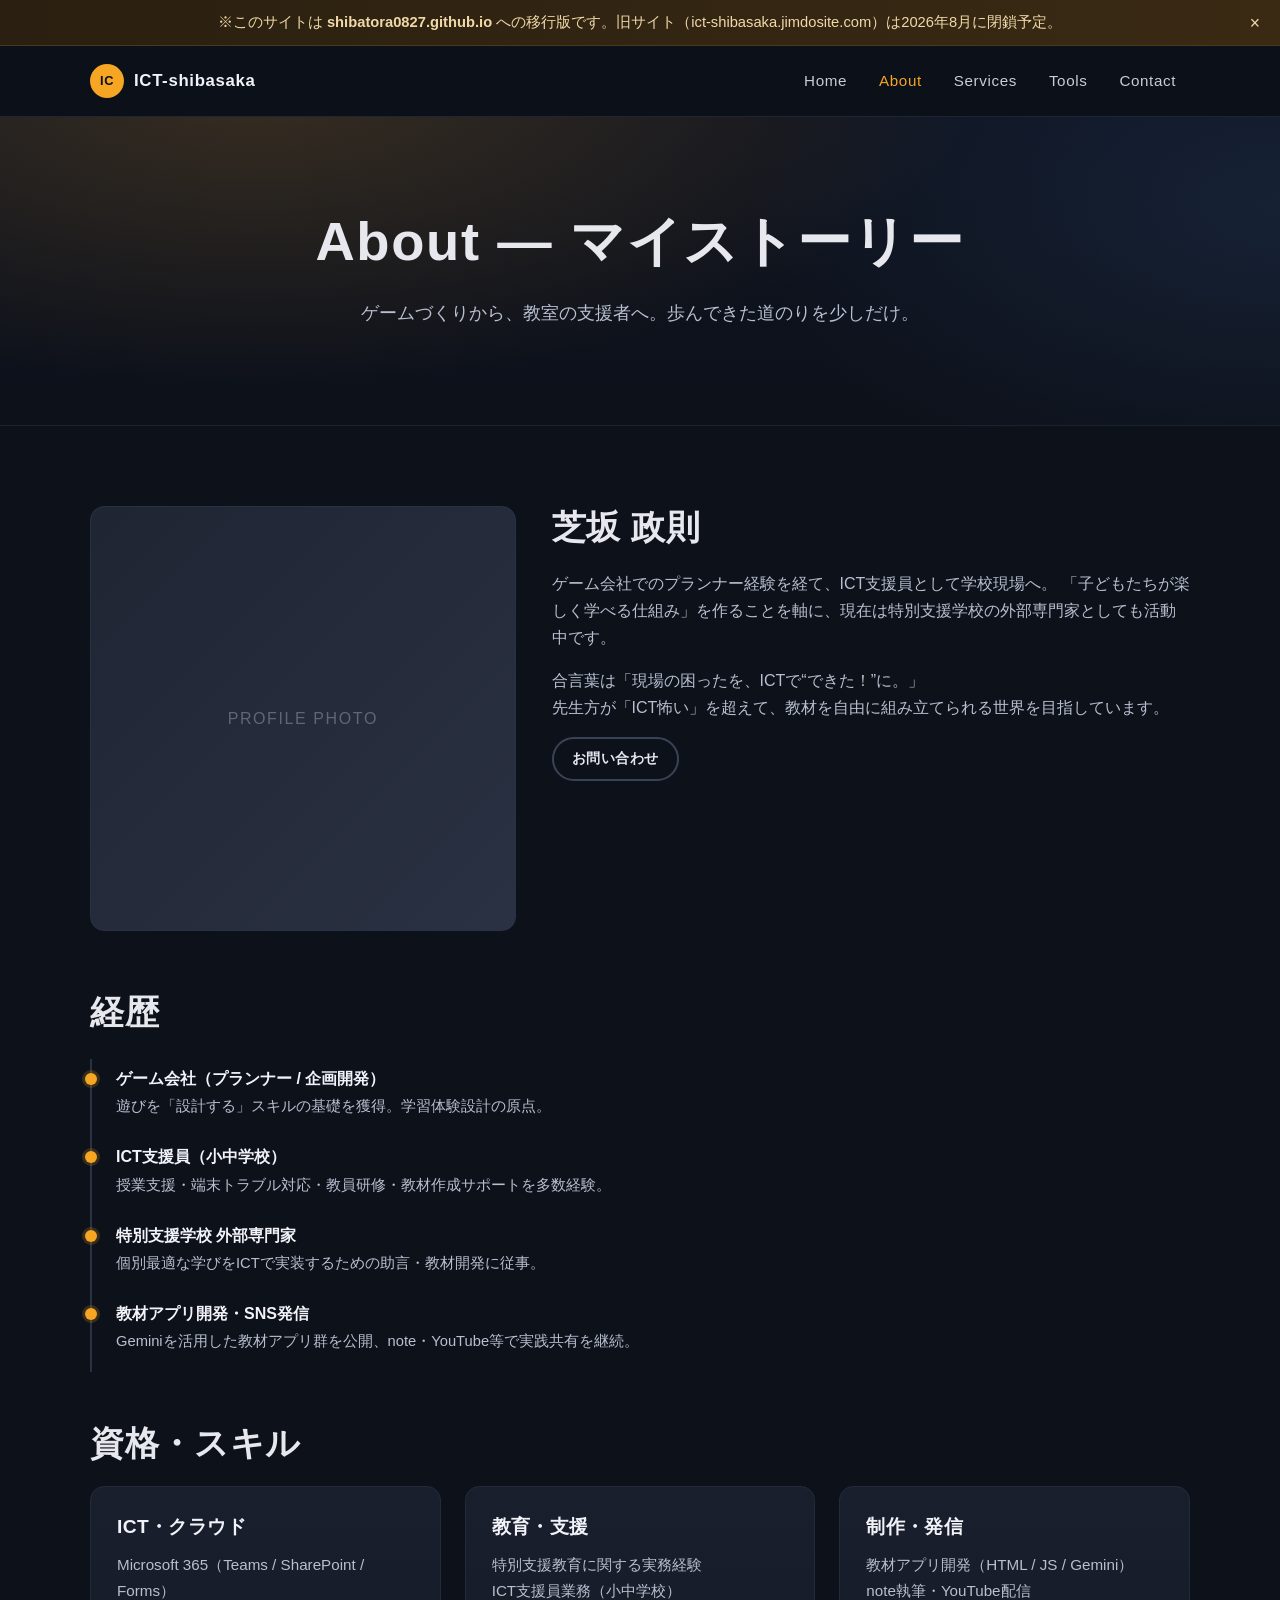
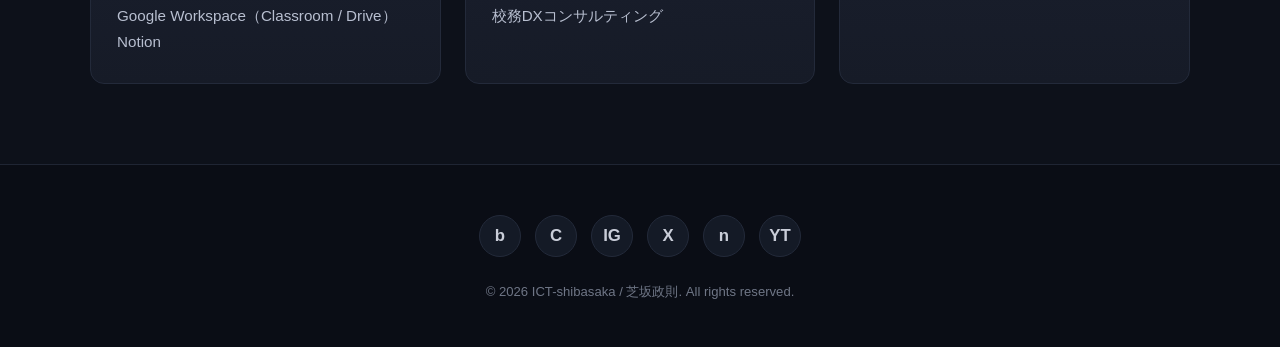
<file: about.html>
<!DOCTYPE html>
<html lang="ja">
<head>
<meta charset="UTF-8">
<meta name="viewport" content="width=device-width, initial-scale=1.0">
<meta name="description" content="芝坂政則プロフィール — ゲーム会社からICT支援員、特別支援学校外部専門家へ。">
<meta name="theme-color" content="#0d111a">
<title>About — ICT-shibasaka</title>
<link rel="stylesheet" href="assets/css/main.css">
<link rel="icon" type="image/png" href="assets/images/logo.png">
</head>
<body>

<div class="migration-banner" role="region" aria-label="サイト移行のお知らせ">
  ※このサイトは <strong>shibatora0827.github.io</strong> への移行版です。旧サイト（ict-shibasaka.jimdosite.com）は2026年8月に閉鎖予定。
  <button class="migration-banner__close" aria-label="閉じる" type="button">&times;</button>
</div>

<header class="site-header">
  <div class="container site-header__inner">
    <a class="brand" href="index.html">
      <span class="brand__mark">IC</span>
      <span>ICT-shibasaka</span>
    </a>
    <button class="nav-toggle" aria-label="メニューを開く" aria-expanded="false" type="button">≡ Menu</button>
    <nav class="nav" aria-label="サイトナビゲーション">
      <a href="index.html">Home</a>
      <a href="about.html">About</a>
      <a href="services.html">Services</a>
      <a href="tools.html">Tools</a>
      <a href="contact.html">Contact</a>
    </nav>
  </div>
</header>

<main>

  <section class="hero" style="padding:90px 0 60px;">
    <div class="container hero__inner">
      <h1>About — マイストーリー</h1>
      <p class="hero__lead">ゲームづくりから、教室の支援者へ。歩んできた道のりを少しだけ。</p>
    </div>
  </section>

  <section class="section">
    <div class="container">

      <div class="profile">
        <div class="profile__photo" aria-hidden="true">
          PROFILE PHOTO
        </div>
        <div>
          <h2>芝坂 政則</h2>
          <p style="color:#b8bfd0;">
            ゲーム会社でのプランナー経験を経て、ICT支援員として学校現場へ。
            「子どもたちが楽しく学べる仕組み」を作ることを軸に、現在は特別支援学校の外部専門家としても活動中です。
          </p>
          <p style="color:#b8bfd0;">
            合言葉は「現場の困ったを、ICTで“できた！”に。」<br>
            先生方が「ICT怖い」を超えて、教材を自由に組み立てられる世界を目指しています。
          </p>
          <a class="btn btn--ghost btn--small" href="contact.html">お問い合わせ</a>
        </div>
      </div>

      <h2 style="margin-top:60px;">経歴</h2>
      <ul class="timeline">
        <li>
          <strong>ゲーム会社（プランナー / 企画開発）</strong>
          <span>遊びを「設計する」スキルの基礎を獲得。学習体験設計の原点。</span>
        </li>
        <li>
          <strong>ICT支援員（小中学校）</strong>
          <span>授業支援・端末トラブル対応・教員研修・教材作成サポートを多数経験。</span>
        </li>
        <li>
          <strong>特別支援学校 外部専門家</strong>
          <span>個別最適な学びをICTで実装するための助言・教材開発に従事。</span>
        </li>
        <li>
          <strong>教材アプリ開発・SNS発信</strong>
          <span>Geminiを活用した教材アプリ群を公開、note・YouTube等で実践共有を継続。</span>
        </li>
      </ul>

      <h2 style="margin-top:50px;">資格・スキル</h2>
      <div class="features" style="margin-top:8px;">
        <article class="card">
          <h3>ICT・クラウド</h3>
          <p>Microsoft 365（Teams / SharePoint / Forms）<br>Google Workspace（Classroom / Drive）<br>Notion</p>
        </article>
        <article class="card">
          <h3>教育・支援</h3>
          <p>特別支援教育に関する実務経験<br>ICT支援員業務（小中学校）<br>校務DXコンサルティング</p>
        </article>
        <article class="card">
          <h3>制作・発信</h3>
          <p>教材アプリ開発（HTML / JS / Gemini）<br>note執筆・YouTube配信</p>
        </article>
      </div>

    </div>
  </section>

</main>

<footer class="site-footer">
  <div class="container">
    <div class="social" aria-label="SNSリンク">
      <a href="https://shibaba0827.base.shop/" target="_blank" rel="noopener" aria-label="BASE" title="BASE">b</a>
      <a href="https://coconala.com/users/6069623" target="_blank" rel="noopener" aria-label="ココナラ（シバサカ）" title="ココナラ">C</a>
      <a href="https://www.instagram.com/shiba_ict_support/?hl=ja" target="_blank" rel="noopener" aria-label="Instagram" title="Instagram">IG</a>
      <a href="https://x.com/shibaba0827" target="_blank" rel="noopener" aria-label="X（旧Twitter）" title="X">X</a>
      <a href="https://note.com/shibababa0827" target="_blank" rel="noopener" aria-label="note" title="note">n</a>
      <a href="https://www.youtube.com/@help-ICT-Teacher" target="_blank" rel="noopener" aria-label="YouTube" title="YouTube">YT</a>
    </div>
    <p class="copy">&copy; 2026 ICT-shibasaka / 芝坂政則. All rights reserved.</p>
  </div>
</footer>

<script src="assets/js/main.js"></script>
</body>
</html>
</file>
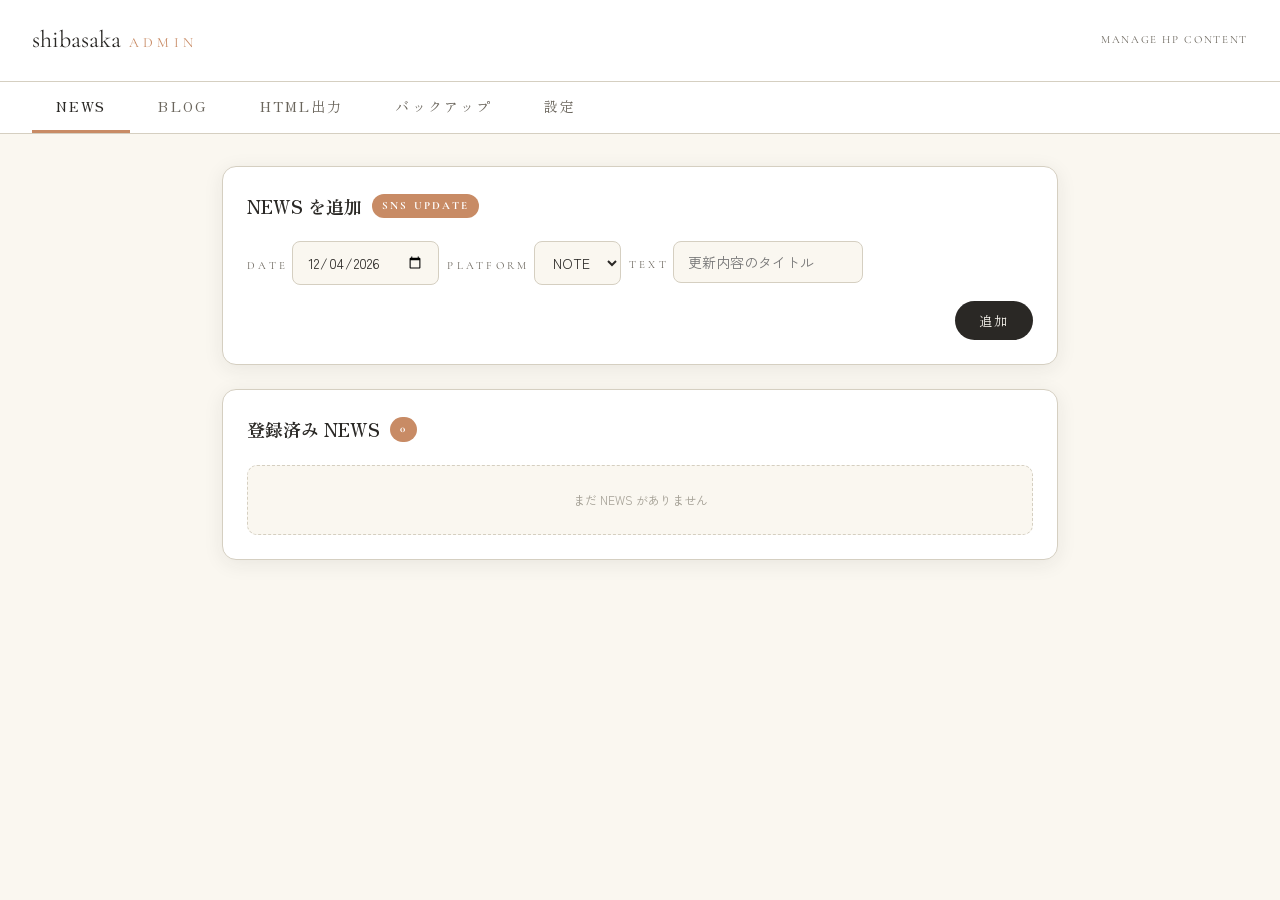
<file: admin.html>
<!DOCTYPE html>
<html lang="ja">
<head>
<meta charset="UTF-8">
<meta name="viewport" content="width=device-width, initial-scale=1.0">
<title>shibasaka Admin｜HP管理ツール</title>
<link rel="preconnect" href="https://fonts.googleapis.com">
<link href="https://fonts.googleapis.com/css2?family=Zen+Old+Mincho:wght@500&family=Zen+Kaku+Gothic+New:wght@400;500&family=Cormorant+Garamond:wght@400;500&display=swap" rel="stylesheet">
<style>
:root {
  --paper: #FAF7F0;
  --paper-2: #F3EFE4;
  --ink: #2A2825;
  --ink-mid: #6B665D;
  --ink-light: #A39F94;
  --line: #D5CFC1;
  --c1: #C88B65;
  --c2: #7FA88C;
  --c3: #7593B3;
  --c4: #B88AA8;
  --c5: #D9B267;
  --danger: #B85A3C;
  --shadow: 0 4px 20px rgba(42, 40, 37, 0.08);
}

* { margin: 0; padding: 0; box-sizing: border-box; }
html { scroll-behavior: smooth; }
body {
  font-family: 'Zen Kaku Gothic New', -apple-system, sans-serif;
  color: var(--ink);
  background: var(--paper);
  line-height: 1.7;
  min-height: 100vh;
}

.mincho { font-family: 'Zen Old Mincho', serif; }
.eng { font-family: 'Cormorant Garamond', serif; letter-spacing: 0.15em; }

/* ============ Header ============ */
header {
  background: white;
  padding: 20px 32px;
  border-bottom: 1px solid var(--line);
  display: flex;
  align-items: center;
  justify-content: space-between;
  position: sticky; top: 0; z-index: 20;
}
header .logo {
  font-family: 'Cormorant Garamond', serif;
  font-size: 24px;
  color: var(--ink);
}
header .logo .accent { color: var(--c1); font-size: 14px; letter-spacing: 0.3em; margin-left: 8px; }

/* ============ Tabs ============ */
.tabs {
  display: flex;
  gap: 4px;
  padding: 0 32px;
  background: white;
  border-bottom: 1px solid var(--line);
}
.tab-btn {
  background: transparent;
  border: none;
  padding: 14px 24px;
  font-family: 'Zen Old Mincho', serif;
  font-size: 14px;
  letter-spacing: 0.15em;
  color: var(--ink-mid);
  cursor: pointer;
  border-bottom: 3px solid transparent;
  transition: all 0.2s;
}
.tab-btn:hover { color: var(--ink); background: var(--paper); }
.tab-btn.active {
  color: var(--ink);
  border-bottom-color: var(--c1);
  font-weight: 500;
}

main {
  max-width: 900px;
  margin: 0 auto;
  padding: 32px;
}

.panel { display: none; }
.panel.active { display: block; }

/* ============ Card ============ */
.card {
  background: white;
  border: 1px solid var(--line);
  border-radius: 14px;
  padding: 24px;
  margin-bottom: 24px;
  box-shadow: var(--shadow);
}
.card h2 {
  font-family: 'Zen Old Mincho', serif;
  font-size: 18px;
  margin-bottom: 20px;
  display: flex;
  align-items: center;
  gap: 10px;
}
.card h2 .badge {
  background: var(--c1);
  color: white;
  font-family: 'Cormorant Garamond', serif;
  font-size: 11px;
  letter-spacing: 0.2em;
  padding: 3px 10px;
  border-radius: 999px;
}

/* ============ Form ============ */
.form-row {
  display: grid;
  gap: 8px;
  margin-bottom: 16px;
}
.form-row.two { grid-template-columns: 1fr 1fr; }
.form-row.three { grid-template-columns: auto auto 1fr; }
.form-row label {
  font-family: 'Cormorant Garamond', serif;
  font-size: 11px;
  letter-spacing: 0.3em;
  color: var(--ink-mid);
}
.form-row input,
.form-row select,
.form-row textarea {
  padding: 10px 14px;
  border: 1px solid var(--line);
  border-radius: 8px;
  background: var(--paper);
  font-family: inherit;
  font-size: 14px;
  color: var(--ink);
  transition: border-color 0.2s;
}
.form-row input:focus,
.form-row select:focus,
.form-row textarea:focus {
  outline: none;
  border-color: var(--c2);
  background: white;
}
.form-row textarea { min-height: 80px; resize: vertical; }

.btn {
  padding: 10px 24px;
  border: none;
  border-radius: 999px;
  font-family: 'Zen Old Mincho', serif;
  font-size: 13px;
  letter-spacing: 0.15em;
  cursor: pointer;
  transition: all 0.2s;
}
.btn-primary { background: var(--ink); color: var(--paper); }
.btn-primary:hover { background: var(--c1); transform: translateY(-2px); }
.btn-outline { background: transparent; border: 1px solid var(--line); color: var(--ink); }
.btn-outline:hover { background: var(--paper-2); }
.btn-danger { background: transparent; color: var(--danger); border: 1px solid var(--danger); font-size: 11px; padding: 4px 12px; }
.btn-danger:hover { background: var(--danger); color: white; }

.form-actions { display: flex; justify-content: flex-end; gap: 10px; margin-top: 8px; }

/* ============ List ============ */
.item-list { display: flex; flex-direction: column; gap: 10px; margin-top: 20px; }
.item {
  background: var(--paper);
  border: 1px solid var(--line);
  border-radius: 10px;
  padding: 14px 16px;
  display: flex;
  align-items: flex-start;
  justify-content: space-between;
  gap: 16px;
  font-size: 13px;
}
.item-body { flex: 1; min-width: 0; }
.item-meta {
  display: flex;
  gap: 10px;
  align-items: center;
  margin-bottom: 4px;
  font-family: 'Cormorant Garamond', serif;
  font-size: 11px;
  letter-spacing: 0.2em;
  color: var(--ink-light);
}
.item-meta .platform {
  padding: 2px 8px;
  border-radius: 999px;
  color: white;
  font-weight: 500;
}
.platform.NOTE { background: var(--c2); }
.platform.X { background: var(--c3); }
.platform.IG { background: var(--c4); }
.item-title { font-family: 'Zen Old Mincho', serif; font-size: 14px; font-weight: 500; }
.item-text { color: var(--ink); word-break: break-word; }
.item-excerpt { color: var(--ink-mid); font-size: 12px; margin-top: 4px; line-height: 1.7; }
.item-actions { display: flex; flex-direction: column; gap: 4px; align-items: flex-end; white-space: nowrap; }

.empty-msg {
  padding: 24px;
  text-align: center;
  color: var(--ink-light);
  font-size: 12px;
  background: var(--paper);
  border-radius: 10px;
  border: 1px dashed var(--line);
}

/* ============ Output panel ============ */
.output-box {
  background: #1e1e1e;
  color: #d4d4d4;
  padding: 16px;
  border-radius: 8px;
  font-family: 'SF Mono', 'Menlo', 'Consolas', monospace;
  font-size: 12px;
  line-height: 1.6;
  white-space: pre-wrap;
  word-break: break-all;
  max-height: 320px;
  overflow-y: auto;
  border: 1px solid var(--line);
}
.output-actions { display: flex; gap: 10px; margin-top: 10px; }

.help-note {
  background: var(--paper-2);
  padding: 12px 16px;
  border-radius: 8px;
  font-size: 12px;
  color: var(--ink-mid);
  border-left: 3px solid var(--c5);
  margin-top: 12px;
  line-height: 1.9;
}

/* Backup section */
.backup-actions {
  display: flex; gap: 10px; flex-wrap: wrap;
  padding: 20px 0 8px;
}
.import-hint { font-size: 12px; color: var(--ink-light); margin-top: 8px; }

/* ============ Toast ============ */
.toast {
  position: fixed;
  bottom: 30px;
  left: 50%;
  transform: translateX(-50%);
  background: var(--ink);
  color: var(--paper);
  padding: 12px 24px;
  border-radius: 999px;
  font-size: 13px;
  letter-spacing: 0.1em;
  opacity: 0;
  transition: opacity 0.3s;
  pointer-events: none;
  z-index: 30;
}
.toast.show { opacity: 1; }

/* ============ Responsive ============ */
@media (max-width: 700px) {
  header, .tabs, main { padding-left: 16px; padding-right: 16px; }
  .form-row.two, .form-row.three { grid-template-columns: 1fr; }
  .tab-btn { padding: 12px 14px; font-size: 12px; }
  .card { padding: 18px; }
  .item { flex-direction: column; }
  .item-actions { flex-direction: row; align-self: flex-end; }
}
</style>
</head>
<body>

<header>
  <div class="logo">shibasaka<span class="accent">ADMIN</span></div>
  <span class="eng" style="font-size: 11px; color: var(--ink-mid);">MANAGE HP CONTENT</span>
</header>

<nav class="tabs">
  <button class="tab-btn active" data-tab="news">NEWS</button>
  <button class="tab-btn" data-tab="blog">BLOG</button>
  <button class="tab-btn" data-tab="output">HTML出力</button>
  <button class="tab-btn" data-tab="backup">バックアップ</button>
  <button class="tab-btn" data-tab="settings">設定</button>
</nav>

<main>

<!-- ============ NEWS ============ -->
<section class="panel active" id="panel-news">
  <div class="card">
    <h2>NEWS を追加 <span class="badge">SNS UPDATE</span></h2>
    <form id="newsForm">
      <div class="form-row three">
        <div>
          <label>DATE</label>
          <input type="date" name="date" id="newsDate" required>
        </div>
        <div>
          <label>PLATFORM</label>
          <select name="platform" id="newsPlatform">
            <option value="NOTE">NOTE</option>
            <option value="X">X</option>
            <option value="IG">IG</option>
          </select>
        </div>
        <div>
          <label>TEXT</label>
          <input type="text" name="text" id="newsText" placeholder="更新内容のタイトル" required>
        </div>
      </div>
      <div class="form-actions">
        <button type="submit" class="btn btn-primary">追加</button>
      </div>
    </form>
  </div>

  <div class="card">
    <h2>登録済み NEWS <span class="badge" id="newsCount">0</span></h2>
    <div class="item-list" id="newsList"></div>
  </div>
</section>

<!-- ============ BLOG ============ -->
<section class="panel" id="panel-blog">
  <div class="card">
    <h2>BLOG 記事を追加 <span class="badge">ARTICLE</span></h2>
    <form id="blogForm">
      <div class="form-row">
        <label>TITLE</label>
        <input type="text" name="title" id="blogTitle" placeholder="記事のタイトル" required>
      </div>
      <div class="form-row">
        <label>EXCERPT（抜粋・冒頭文）</label>
        <textarea name="excerpt" id="blogExcerpt" placeholder="1〜2文の要約" required></textarea>
      </div>
      <div class="form-row">
        <label>NOTE URL（記事のリンク先）</label>
        <input type="url" name="url" id="blogUrl" placeholder="https://note.com/shibababa0827/n/xxxxx" required>
      </div>
      <div class="form-row two">
        <div>
          <label>DATE</label>
          <input type="date" name="date" id="blogDate" required>
        </div>
        <div>
          <label>COLOR</label>
          <select name="color" id="blogColor">
            <option value="c5">ゴールド</option>
            <option value="c2">グリーン</option>
            <option value="c1">コーラル</option>
            <option value="c3">ブルー</option>
            <option value="c4">パープル</option>
          </select>
        </div>
      </div>
      <div class="form-actions">
        <button type="submit" class="btn btn-primary">追加</button>
      </div>
    </form>
  </div>

  <div class="card">
    <h2>登録済み BLOG <span class="badge" id="blogCount">0</span></h2>
    <div class="item-list" id="blogList"></div>
  </div>
</section>

<!-- ============ OUTPUT ============ -->
<section class="panel" id="panel-output">
  <div class="card">
    <h2>NEWS の HTML コード <span class="badge">COPY & PASTE</span></h2>
    <div class="output-box" id="newsOutput">（NEWS を1件以上追加すると、ここにコードが表示されます）</div>
    <div class="output-actions">
      <button class="btn btn-primary" data-copy="newsOutput">クリップボードにコピー</button>
      <button class="btn btn-outline" data-refresh="news">再生成</button>
      <button class="btn btn-primary" id="btnPushNews" style="background: var(--c3);">🚀 HP を自動更新</button>
    </div>
    <div class="help-note">
      <strong>自動更新：</strong>「HP を自動更新」ボタンで、admin.html から直接 index.html を書き換え＆プッシュします（GitHub 設定が必要）。<br>
      <strong>手動更新：</strong>コピーしたコードで <code>index.html</code> の <code>&lt;div class="news-list"&gt;</code> の中身を差し替え → git push。
    </div>
  </div>

  <div class="card">
    <h2>BLOG の HTML コード <span class="badge">COPY & PASTE</span></h2>
    <div class="output-box" id="blogOutput">（BLOG を1件以上追加すると、ここにコードが表示されます）</div>
    <div class="output-actions">
      <button class="btn btn-primary" data-copy="blogOutput">クリップボードにコピー</button>
      <button class="btn btn-outline" data-refresh="blog">再生成</button>
      <button class="btn btn-primary" id="btnPushBlog" style="background: var(--c3);">🚀 HP を自動更新</button>
    </div>
    <div class="help-note">
      <strong>自動更新：</strong>「HP を自動更新」ボタンで、admin.html から直接 index.html を書き換え＆プッシュします（GitHub 設定が必要）。<br>
      <strong>手動更新：</strong>コピーしたコードで <code>index.html</code> の <code>&lt;div class="blog-list"&gt;</code> の中身を差し替え → git push。
    </div>
  </div>
</section>

<!-- ============ BACKUP ============ -->
<section class="panel" id="panel-backup">
  <div class="card">
    <h2>データのバックアップ <span class="badge">JSON</span></h2>
    <p style="font-size: 13px; color: var(--ink-mid); line-height: 1.9;">
      入力データはブラウザ内（LocalStorage）に自動保存されています。<br>
      別のブラウザ・端末に移す時、或いは万が一に備えて、JSON でバックアップを取っておくと安心です。
    </p>
    <div class="backup-actions">
      <button class="btn btn-primary" id="btnExportJson">JSON でエクスポート</button>
      <button class="btn btn-outline" id="btnImportJson">JSON からインポート</button>
      <input type="file" id="importFile" accept=".json" style="display: none;">
    </div>
    <p class="import-hint">エクスポートすると、`shibasaka_admin_backup_YYYY-MM-DD.json` としてダウンロードされます。</p>
  </div>

  <div class="card">
    <h2>データを全消去 <span class="badge" style="background: var(--danger);">DANGER</span></h2>
    <p style="font-size: 13px; color: var(--ink-mid); margin-bottom: 12px;">
      NEWS と BLOG のデータを全て消します。この操作は元に戻せません。
    </p>
    <button class="btn btn-outline" id="btnClearAll" style="border-color: var(--danger); color: var(--danger);">全データを消去</button>
  </div>
</section>

<!-- ============ SETTINGS ============ -->
<section class="panel" id="panel-settings">
  <div class="card">
    <h2>GitHub 自動更新の設定 <span class="badge" style="background: var(--c3);">AUTO PUSH</span></h2>
    <p style="font-size: 13px; color: var(--ink-mid); line-height: 1.9; margin-bottom: 20px;">
      GitHub の Personal Access Token を設定すると、admin.html から**直接 index.html を書き換え・自動プッシュ**できるようになります。<br>
      iPad Safari から使えば、git コマンド一切不要で HP 更新完結。
    </p>

    <div class="form-row">
      <label>REPOSITORY（owner/repo）</label>
      <input type="text" id="ghRepo" placeholder="shibatora0827/shibatora0827.github.io">
    </div>
    <div class="form-row">
      <label>BRANCH</label>
      <input type="text" id="ghBranch" placeholder="main" value="main">
    </div>
    <div class="form-row">
      <label>PERSONAL ACCESS TOKEN</label>
      <input type="password" id="ghToken" placeholder="ghp_... または github_pat_...">
    </div>
    <div style="display: flex; align-items: center; gap: 8px; margin: 12px 0; font-size: 12px; color: var(--ink-mid);">
      <input type="checkbox" id="ghSaveLocal" checked>
      <label for="ghSaveLocal">Token をこのブラウザに保存する（他人が使えない自分専用の端末推奨）</label>
    </div>
    <div class="form-actions">
      <button class="btn btn-outline" id="btnClearGh">クリア</button>
      <button class="btn btn-primary" id="btnSaveGh">保存</button>
    </div>

    <div class="help-note" style="margin-top: 20px;">
      <strong>📝 Personal Access Token の発行手順：</strong><br><br>
      1. GitHub にログイン → 右上プロフィール → <strong>Settings</strong><br>
      2. 左メニューの一番下 <strong>Developer settings</strong><br>
      3. <strong>Personal access tokens → Fine-grained tokens</strong><br>
      4. <strong>Generate new token</strong> をクリック<br>
      5. 名前：<code>shibasaka-admin</code>（任意）<br>
      6. Expiration：<strong>90日 or 1年</strong>（好みで）<br>
      7. Repository access：<strong>Only select repositories</strong> → <code>shibatora0827.github.io</code> を選択<br>
      8. Permissions → Repository permissions で <strong>Contents: Read and write</strong> を設定<br>
      9. <strong>Generate token</strong> をクリック<br>
      10. 表示された文字列（<code>github_pat_...</code>）をコピー<br>
      11. この画面の "PERSONAL ACCESS TOKEN" 欄に貼り付けて保存<br><br>
      <strong>⚠️ 注意：Token は1度しか表示されません。なくしたら再発行になります。</strong>
    </div>
  </div>

  <div class="card">
    <h2>接続テスト <span class="badge" style="background: var(--c2);">TEST</span></h2>
    <p style="font-size: 13px; color: var(--ink-mid); margin-bottom: 12px;">
      設定した情報で GitHub に接続できるか確認します。index.html が読み込めれば OK。
    </p>
    <button class="btn btn-primary" id="btnTestConn">接続テスト実行</button>
    <div id="testResult" style="margin-top: 12px; font-size: 12px; padding: 10px 14px; border-radius: 8px; display: none;"></div>
  </div>
</section>

</main>

<div class="toast" id="toast"></div>

<script>
// ============ Data layer ============
const STORAGE_KEY = 'shibasaka_admin_data';

function loadData() {
  const raw = localStorage.getItem(STORAGE_KEY);
  if (!raw) return { news: [], blog: [] };
  try {
    const d = JSON.parse(raw);
    return { news: d.news || [], blog: d.blog || [] };
  } catch { return { news: [], blog: [] }; }
}

function saveData(data) {
  localStorage.setItem(STORAGE_KEY, JSON.stringify(data));
}

let data = loadData();

// ============ Toast ============
const toast = document.getElementById('toast');
function showToast(msg) {
  toast.textContent = msg;
  toast.classList.add('show');
  clearTimeout(showToast.tm);
  showToast.tm = setTimeout(() => toast.classList.remove('show'), 1800);
}

// ============ Tab switching ============
document.querySelectorAll('.tab-btn').forEach(btn => {
  btn.addEventListener('click', () => {
    document.querySelectorAll('.tab-btn').forEach(b => b.classList.remove('active'));
    document.querySelectorAll('.panel').forEach(p => p.classList.remove('active'));
    btn.classList.add('active');
    document.getElementById('panel-' + btn.dataset.tab).classList.add('active');
    if (btn.dataset.tab === 'output') refreshOutputs();
  });
});

// ============ Utils ============
function formatDate(iso) {
  if (!iso) return '';
  return iso.replaceAll('-', '.');
}
function escapeHtml(str) {
  return String(str)
    .replaceAll('&', '&amp;')
    .replaceAll('<', '&lt;')
    .replaceAll('>', '&gt;')
    .replaceAll('"', '&quot;');
}
function todayIso() {
  const d = new Date();
  return d.toISOString().slice(0, 10);
}

// ============ NEWS ============
const newsForm = document.getElementById('newsForm');
const newsList = document.getElementById('newsList');
const newsCount = document.getElementById('newsCount');
const newsDate = document.getElementById('newsDate');

newsDate.value = todayIso();

newsForm.addEventListener('submit', e => {
  e.preventDefault();
  const item = {
    id: Date.now() + '_' + Math.random().toString(36).slice(2, 7),
    date: document.getElementById('newsDate').value,
    platform: document.getElementById('newsPlatform').value,
    text: document.getElementById('newsText').value.trim()
  };
  if (!item.date || !item.text) return;
  data.news.push(item);
  data.news.sort((a, b) => b.date.localeCompare(a.date));
  saveData(data);
  renderNews();
  newsForm.reset();
  newsDate.value = todayIso();
  showToast('NEWS を追加しました');
});

function renderNews() {
  newsCount.textContent = data.news.length;
  if (data.news.length === 0) {
    newsList.innerHTML = '<div class="empty-msg">まだ NEWS がありません</div>';
    return;
  }
  newsList.innerHTML = data.news.map(item => `
    <div class="item">
      <div class="item-body">
        <div class="item-meta">
          <span>${formatDate(item.date)}</span>
          <span class="platform ${item.platform}">${item.platform}</span>
        </div>
        <div class="item-text">${escapeHtml(item.text)}</div>
      </div>
      <div class="item-actions">
        <button class="btn btn-danger" data-delete-news="${item.id}">削除</button>
      </div>
    </div>
  `).join('');
}

newsList.addEventListener('click', e => {
  const id = e.target.dataset.deleteNews;
  if (id && confirm('この NEWS を削除しますか？')) {
    data.news = data.news.filter(x => x.id !== id);
    saveData(data);
    renderNews();
    showToast('削除しました');
  }
});

// ============ BLOG ============
const blogForm = document.getElementById('blogForm');
const blogList = document.getElementById('blogList');
const blogCount = document.getElementById('blogCount');
const blogDate = document.getElementById('blogDate');

blogDate.value = todayIso();

blogForm.addEventListener('submit', e => {
  e.preventDefault();
  const item = {
    id: Date.now() + '_' + Math.random().toString(36).slice(2, 7),
    date: document.getElementById('blogDate').value,
    title: document.getElementById('blogTitle').value.trim(),
    excerpt: document.getElementById('blogExcerpt').value.trim(),
    url: document.getElementById('blogUrl').value.trim(),
    color: document.getElementById('blogColor').value
  };
  if (!item.date || !item.title || !item.excerpt || !item.url) return;
  data.blog.push(item);
  data.blog.sort((a, b) => b.date.localeCompare(a.date));
  saveData(data);
  renderBlog();
  blogForm.reset();
  blogDate.value = todayIso();
  showToast('BLOG 記事を追加しました');
});

function renderBlog() {
  blogCount.textContent = data.blog.length;
  if (data.blog.length === 0) {
    blogList.innerHTML = '<div class="empty-msg">まだ BLOG 記事がありません</div>';
    return;
  }
  const colorLabel = { c1: 'コーラル', c2: 'グリーン', c3: 'ブルー', c4: 'パープル', c5: 'ゴールド' };
  blogList.innerHTML = data.blog.map(item => `
    <div class="item">
      <div class="item-body">
        <div class="item-meta">
          <span>${formatDate(item.date)}</span>
          <span>■ ${colorLabel[item.color] || 'ゴールド'}</span>
        </div>
        <div class="item-title">${escapeHtml(item.title)}</div>
        <div class="item-excerpt">${escapeHtml(item.excerpt)}</div>
        <div class="item-excerpt" style="color: var(--c3); font-size: 11px;">🔗 ${escapeHtml(item.url)}</div>
      </div>
      <div class="item-actions">
        <button class="btn btn-danger" data-delete-blog="${item.id}">削除</button>
      </div>
    </div>
  `).join('');
}

blogList.addEventListener('click', e => {
  const id = e.target.dataset.deleteBlog;
  if (id && confirm('この BLOG 記事を削除しますか？')) {
    data.blog = data.blog.filter(x => x.id !== id);
    saveData(data);
    renderBlog();
    showToast('削除しました');
  }
});

// ============ HTML Output ============
function generateNewsHtml() {
  if (data.news.length === 0) return '（NEWS を1件以上追加すると、ここにコードが表示されます）';
  return data.news.map(item => `    <div class="news-row">
      <time>${formatDate(item.date)}</time>
      <span class="platform ${item.platform.toLowerCase()}">${item.platform}</span>
      <span class="text">${escapeHtml(item.text)}</span>
    </div>`).join('\n');
}

function generateBlogHtml() {
  if (data.blog.length === 0) return '（BLOG を1件以上追加すると、ここにコードが表示されます）';
  return data.blog.map(item => `    <a href="${escapeHtml(item.url)}" target="_blank" rel="noopener" class="blog-item" style="border-left-color: var(--${item.color}); text-decoration: none; color: inherit;">
      <div>
        <h3 class="blog-title">${escapeHtml(item.title)}</h3>
        <p class="blog-excerpt">${escapeHtml(item.excerpt)}</p>
      </div>
      <time class="blog-date">${formatDate(item.date)}</time>
    </a>`).join('\n');
}

function refreshOutputs() {
  document.getElementById('newsOutput').textContent = generateNewsHtml();
  document.getElementById('blogOutput').textContent = generateBlogHtml();
}

// コピー・再生成ボタン
document.body.addEventListener('click', e => {
  const copyTarget = e.target.dataset.copy;
  if (copyTarget) {
    const text = document.getElementById(copyTarget).textContent;
    navigator.clipboard.writeText(text).then(
      () => showToast('コピーしました'),
      () => showToast('コピー失敗、手動で選択してください')
    );
  }
  const refreshType = e.target.dataset.refresh;
  if (refreshType) {
    refreshOutputs();
    showToast('再生成しました');
  }
});

// ============ Backup ============
document.getElementById('btnExportJson').addEventListener('click', () => {
  const json = JSON.stringify(data, null, 2);
  const blob = new Blob([json], { type: 'application/json' });
  const url = URL.createObjectURL(blob);
  const a = document.createElement('a');
  a.href = url;
  a.download = `shibasaka_admin_backup_${todayIso()}.json`;
  document.body.appendChild(a);
  a.click();
  document.body.removeChild(a);
  URL.revokeObjectURL(url);
  showToast('バックアップをエクスポートしました');
});

const importFile = document.getElementById('importFile');
document.getElementById('btnImportJson').addEventListener('click', () => importFile.click());
importFile.addEventListener('change', e => {
  const file = e.target.files[0];
  if (!file) return;
  const reader = new FileReader();
  reader.onload = ev => {
    try {
      const imported = JSON.parse(ev.target.result);
      if (!imported.news || !imported.blog) throw new Error('形式エラー');
      if (!confirm(`NEWS ${imported.news.length}件、BLOG ${imported.blog.length}件をインポートします。既存データは上書きされます。`)) return;
      data = { news: imported.news, blog: imported.blog };
      saveData(data);
      renderNews();
      renderBlog();
      showToast('インポート完了');
    } catch (err) {
      alert('JSON の読み込みに失敗しました：' + err.message);
    }
  };
  reader.readAsText(file);
  importFile.value = '';
});

document.getElementById('btnClearAll').addEventListener('click', () => {
  if (!confirm('本当に全データを消去しますか？この操作は元に戻せません。')) return;
  if (!confirm('もう一度確認します。NEWS と BLOG のデータを全て消します。よろしいですか？')) return;
  data = { news: [], blog: [] };
  saveData(data);
  renderNews();
  renderBlog();
  refreshOutputs();
  showToast('全データを消去しました');
});

// ============ GitHub API 連携 ============
const GH_KEY = 'shibasaka_admin_github';

function loadGithubConfig() {
  try { return JSON.parse(localStorage.getItem(GH_KEY) || '{}'); }
  catch { return {}; }
}
function saveGithubConfig(cfg) {
  localStorage.setItem(GH_KEY, JSON.stringify(cfg));
}
function clearGithubConfig() {
  localStorage.removeItem(GH_KEY);
}

// UTF-8対応 base64 encode/decode
function b64EncodeUnicode(str) {
  return btoa(unescape(encodeURIComponent(str)));
}
function b64DecodeUnicode(str) {
  return decodeURIComponent(escape(atob(str.replace(/\n/g, ''))));
}

async function githubGetFile(owner, repo, path, branch, token) {
  const url = `https://api.github.com/repos/${owner}/${repo}/contents/${encodeURIComponent(path)}?ref=${encodeURIComponent(branch)}`;
  const res = await fetch(url, {
    headers: { 'Authorization': `Bearer ${token}`, 'Accept': 'application/vnd.github+json' }
  });
  if (!res.ok) {
    const err = await res.json().catch(() => ({}));
    throw new Error(`GET ${res.status}: ${err.message || 'エラー'}`);
  }
  const data = await res.json();
  return { sha: data.sha, content: b64DecodeUnicode(data.content) };
}

async function githubUpdateFile(owner, repo, path, branch, token, newContent, sha, message) {
  const url = `https://api.github.com/repos/${owner}/${repo}/contents/${encodeURIComponent(path)}`;
  const body = { message, content: b64EncodeUnicode(newContent), sha, branch };
  const res = await fetch(url, {
    method: 'PUT',
    headers: { 'Authorization': `Bearer ${token}`, 'Content-Type': 'application/json', 'Accept': 'application/vnd.github+json' },
    body: JSON.stringify(body)
  });
  if (!res.ok) {
    const err = await res.json().catch(() => ({}));
    throw new Error(`PUT ${res.status}: ${err.message || 'エラー'}`);
  }
  return await res.json();
}

// index.html の指定セクションの中身を差し替え
function replaceListSection(html, className, innerHtml) {
  const startMarker = `<div class="${className}">`;
  const startIdx = html.indexOf(startMarker);
  if (startIdx === -1) throw new Error(`セクション <div class="${className}"> が見つかりません`);
  const openEnd = startIdx + startMarker.length;
  // 対応する閉じ </div> をネスト対応で探す
  let depth = 1;
  let i = openEnd;
  const openTag = /<div[^>]*>/g;
  const closeTag = /<\/div>/g;
  while (depth > 0 && i < html.length) {
    openTag.lastIndex = i;
    closeTag.lastIndex = i;
    const nextOpen = openTag.exec(html);
    const nextClose = closeTag.exec(html);
    if (!nextClose) throw new Error('閉じタグが見つかりません');
    if (nextOpen && nextOpen.index < nextClose.index) {
      depth++;
      i = nextOpen.index + nextOpen[0].length;
    } else {
      depth--;
      if (depth === 0) {
        return html.substring(0, openEnd) + '\n' + innerHtml + '\n  ' + html.substring(nextClose.index);
      }
      i = nextClose.index + nextClose[0].length;
    }
  }
  throw new Error('セクションの終端が見つかりません');
}

async function pushSection(section) {
  const cfg = loadGithubConfig();
  if (!cfg.token || !cfg.repo) {
    alert('先に「設定」タブで GitHub の情報を保存してください');
    return;
  }
  const parts = cfg.repo.split('/');
  if (parts.length !== 2) {
    alert('REPOSITORY は "owner/repo" 形式で入力してください');
    return;
  }
  const [owner, repo] = parts;
  const branch = cfg.branch || 'main';
  const className = section === 'news' ? 'news-list' : 'blog-list';
  const innerHtml = section === 'news' ? generateNewsHtml() : generateBlogHtml();
  if (innerHtml.startsWith('（')) {
    alert(`${section.toUpperCase()} データが空です。先に何か追加してください`);
    return;
  }
  const message = section === 'news' ? 'update news via admin' : 'update blog via admin';
  try {
    showToast('index.html を取得中...');
    const file = await githubGetFile(owner, repo, 'index.html', branch, cfg.token);
    const newContent = replaceListSection(file.content, className, innerHtml);
    if (newContent === file.content) {
      showToast('変更がありません');
      return;
    }
    showToast('GitHub にプッシュ中...');
    await githubUpdateFile(owner, repo, 'index.html', branch, cfg.token, newContent, file.sha, message);
    showToast(`✅ ${section.toUpperCase()} を HP に反映しました（数分で本番表示）`);
  } catch (e) {
    alert('エラー：' + e.message + '\n\nTokenの権限、リポジトリ名を確認してください');
  }
}

// ============ Settings UI ============
const ghRepo = document.getElementById('ghRepo');
const ghBranch = document.getElementById('ghBranch');
const ghToken = document.getElementById('ghToken');
const ghSaveLocal = document.getElementById('ghSaveLocal');

// 起動時に既存設定をロード
(function() {
  const cfg = loadGithubConfig();
  if (cfg.repo) ghRepo.value = cfg.repo;
  if (cfg.branch) ghBranch.value = cfg.branch;
  if (cfg.token) ghToken.value = cfg.token;
})();

document.getElementById('btnSaveGh').addEventListener('click', () => {
  const cfg = {
    repo: ghRepo.value.trim(),
    branch: ghBranch.value.trim() || 'main'
  };
  if (ghSaveLocal.checked) cfg.token = ghToken.value.trim();
  else cfg.token = ghToken.value.trim(); // セッション中は保持
  saveGithubConfig(cfg);
  showToast('設定を保存しました');
});

document.getElementById('btnClearGh').addEventListener('click', () => {
  if (!confirm('保存済みの GitHub 設定を消去します。よろしいですか？')) return;
  clearGithubConfig();
  ghRepo.value = '';
  ghBranch.value = 'main';
  ghToken.value = '';
  showToast('設定を消去しました');
});

document.getElementById('btnTestConn').addEventListener('click', async () => {
  const result = document.getElementById('testResult');
  const cfg = { repo: ghRepo.value.trim(), branch: ghBranch.value.trim() || 'main', token: ghToken.value.trim() };
  const parts = cfg.repo.split('/');
  if (parts.length !== 2 || !cfg.token) {
    result.style.display = 'block';
    result.style.background = 'rgba(184, 90, 60, 0.1)';
    result.style.color = 'var(--danger)';
    result.textContent = '❌ REPOSITORY と TOKEN を正しく入力してください';
    return;
  }
  const [owner, repo] = parts;
  try {
    result.style.display = 'block';
    result.style.background = 'rgba(117, 147, 179, 0.1)';
    result.style.color = 'var(--c3)';
    result.textContent = '⏳ 接続中...';
    const file = await githubGetFile(owner, repo, 'index.html', cfg.branch, cfg.token);
    result.style.background = 'rgba(127, 168, 140, 0.15)';
    result.style.color = 'var(--c2)';
    result.textContent = `✅ 接続成功。index.html (${file.content.length}文字) を取得しました。`;
  } catch (e) {
    result.style.background = 'rgba(184, 90, 60, 0.1)';
    result.style.color = 'var(--danger)';
    result.textContent = '❌ 接続失敗：' + e.message;
  }
});

// Push ボタン
document.getElementById('btnPushNews').addEventListener('click', () => pushSection('news'));
document.getElementById('btnPushBlog').addEventListener('click', () => pushSection('blog'));

// ============ Init ============
renderNews();
renderBlog();
refreshOutputs();
</script>

</body>
</html>
</file>
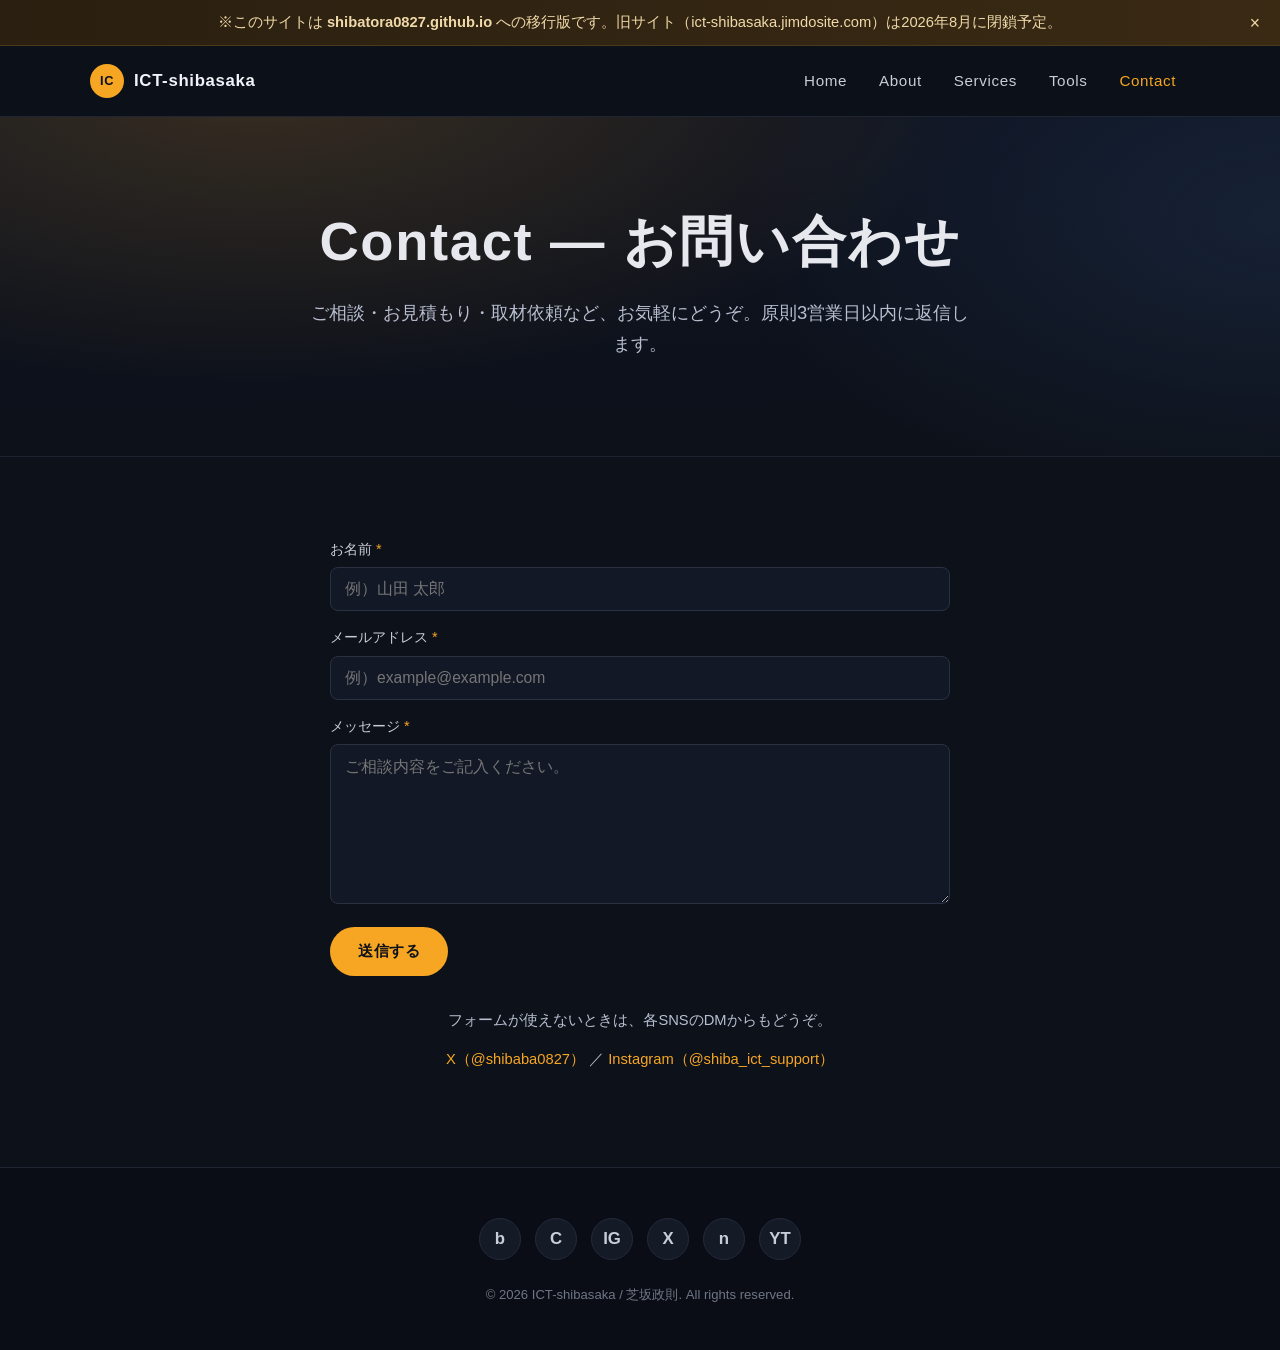
<file: contact.html>
<!DOCTYPE html>
<html lang="ja">
<head>
<meta charset="UTF-8">
<meta name="viewport" content="width=device-width, initial-scale=1.0">
<meta name="description" content="ICT-shibasaka へのお問い合わせフォーム。学校・教育委員会・支援員仲間からのご相談歓迎。">
<meta name="theme-color" content="#0d111a">
<title>Contact — ICT-shibasaka</title>
<link rel="stylesheet" href="assets/css/main.css">
<link rel="icon" type="image/png" href="assets/images/logo.png">
</head>
<body>

<div class="migration-banner" role="region" aria-label="サイト移行のお知らせ">
  ※このサイトは <strong>shibatora0827.github.io</strong> への移行版です。旧サイト（ict-shibasaka.jimdosite.com）は2026年8月に閉鎖予定。
  <button class="migration-banner__close" aria-label="閉じる" type="button">&times;</button>
</div>

<header class="site-header">
  <div class="container site-header__inner">
    <a class="brand" href="index.html">
      <span class="brand__mark">IC</span>
      <span>ICT-shibasaka</span>
    </a>
    <button class="nav-toggle" aria-label="メニューを開く" aria-expanded="false" type="button">≡ Menu</button>
    <nav class="nav" aria-label="サイトナビゲーション">
      <a href="index.html">Home</a>
      <a href="about.html">About</a>
      <a href="services.html">Services</a>
      <a href="tools.html">Tools</a>
      <a href="contact.html">Contact</a>
    </nav>
  </div>
</header>

<main>

  <section class="hero" style="padding:90px 0 60px;">
    <div class="container hero__inner">
      <h1>Contact — お問い合わせ</h1>
      <p class="hero__lead">ご相談・お見積もり・取材依頼など、お気軽にどうぞ。原則3営業日以内に返信します。</p>
    </div>
  </section>

  <section class="section">
    <div class="container">

      <!--
        Formspree フォーム
        TODO: 下記 action の "your-form-id" を、Formspree（https://formspree.io）で取得した
        フォームIDに置き換えてください（無料プラン: 50通/月）。
      -->
      <form class="contact-form"
            action="https://formspree.io/f/your-form-id"
            method="POST"
            novalidate>

        <div>
          <label for="name">お名前 <span style="color:#f6a623;">*</span></label>
          <input id="name" name="name" type="text" required placeholder="例）山田 太郎">
        </div>

        <div>
          <label for="email">メールアドレス <span style="color:#f6a623;">*</span></label>
          <input id="email" name="email" type="email" required placeholder="例）example@example.com">
        </div>

        <div>
          <label for="message">メッセージ <span style="color:#f6a623;">*</span></label>
          <textarea id="message" name="message" required placeholder="ご相談内容をご記入ください。"></textarea>
        </div>

        <!-- Spam protection -->
        <input type="text" name="_gotcha" style="display:none" tabindex="-1" autocomplete="off">

        <button type="submit" class="btn btn--primary">送信する</button>
      </form>

      <div class="contact-alt">
        <p>フォームが使えないときは、各SNSのDMからもどうぞ。</p>
        <p style="margin-top:6px;">
          <a href="https://x.com/shibaba0827" target="_blank" rel="noopener">X（@shibaba0827）</a>
          ／
          <a href="https://www.instagram.com/shiba_ict_support/?hl=ja" target="_blank" rel="noopener">Instagram（@shiba_ict_support）</a>
        </p>
      </div>

    </div>
  </section>

</main>

<footer class="site-footer">
  <div class="container">
    <div class="social" aria-label="SNSリンク">
      <a href="https://shibaba0827.base.shop/" target="_blank" rel="noopener" aria-label="BASE" title="BASE">b</a>
      <a href="https://coconala.com/users/6069623" target="_blank" rel="noopener" aria-label="ココナラ（シバサカ）" title="ココナラ">C</a>
      <a href="https://www.instagram.com/shiba_ict_support/?hl=ja" target="_blank" rel="noopener" aria-label="Instagram" title="Instagram">IG</a>
      <a href="https://x.com/shibaba0827" target="_blank" rel="noopener" aria-label="X（旧Twitter）" title="X">X</a>
      <a href="https://note.com/shibababa0827" target="_blank" rel="noopener" aria-label="note" title="note">n</a>
      <a href="https://www.youtube.com/@help-ICT-Teacher" target="_blank" rel="noopener" aria-label="YouTube" title="YouTube">YT</a>
    </div>
    <p class="copy">&copy; 2026 ICT-shibasaka / 芝坂政則. All rights reserved.</p>
  </div>
</footer>

<script src="assets/js/main.js"></script>
</body>
</html>
</file>
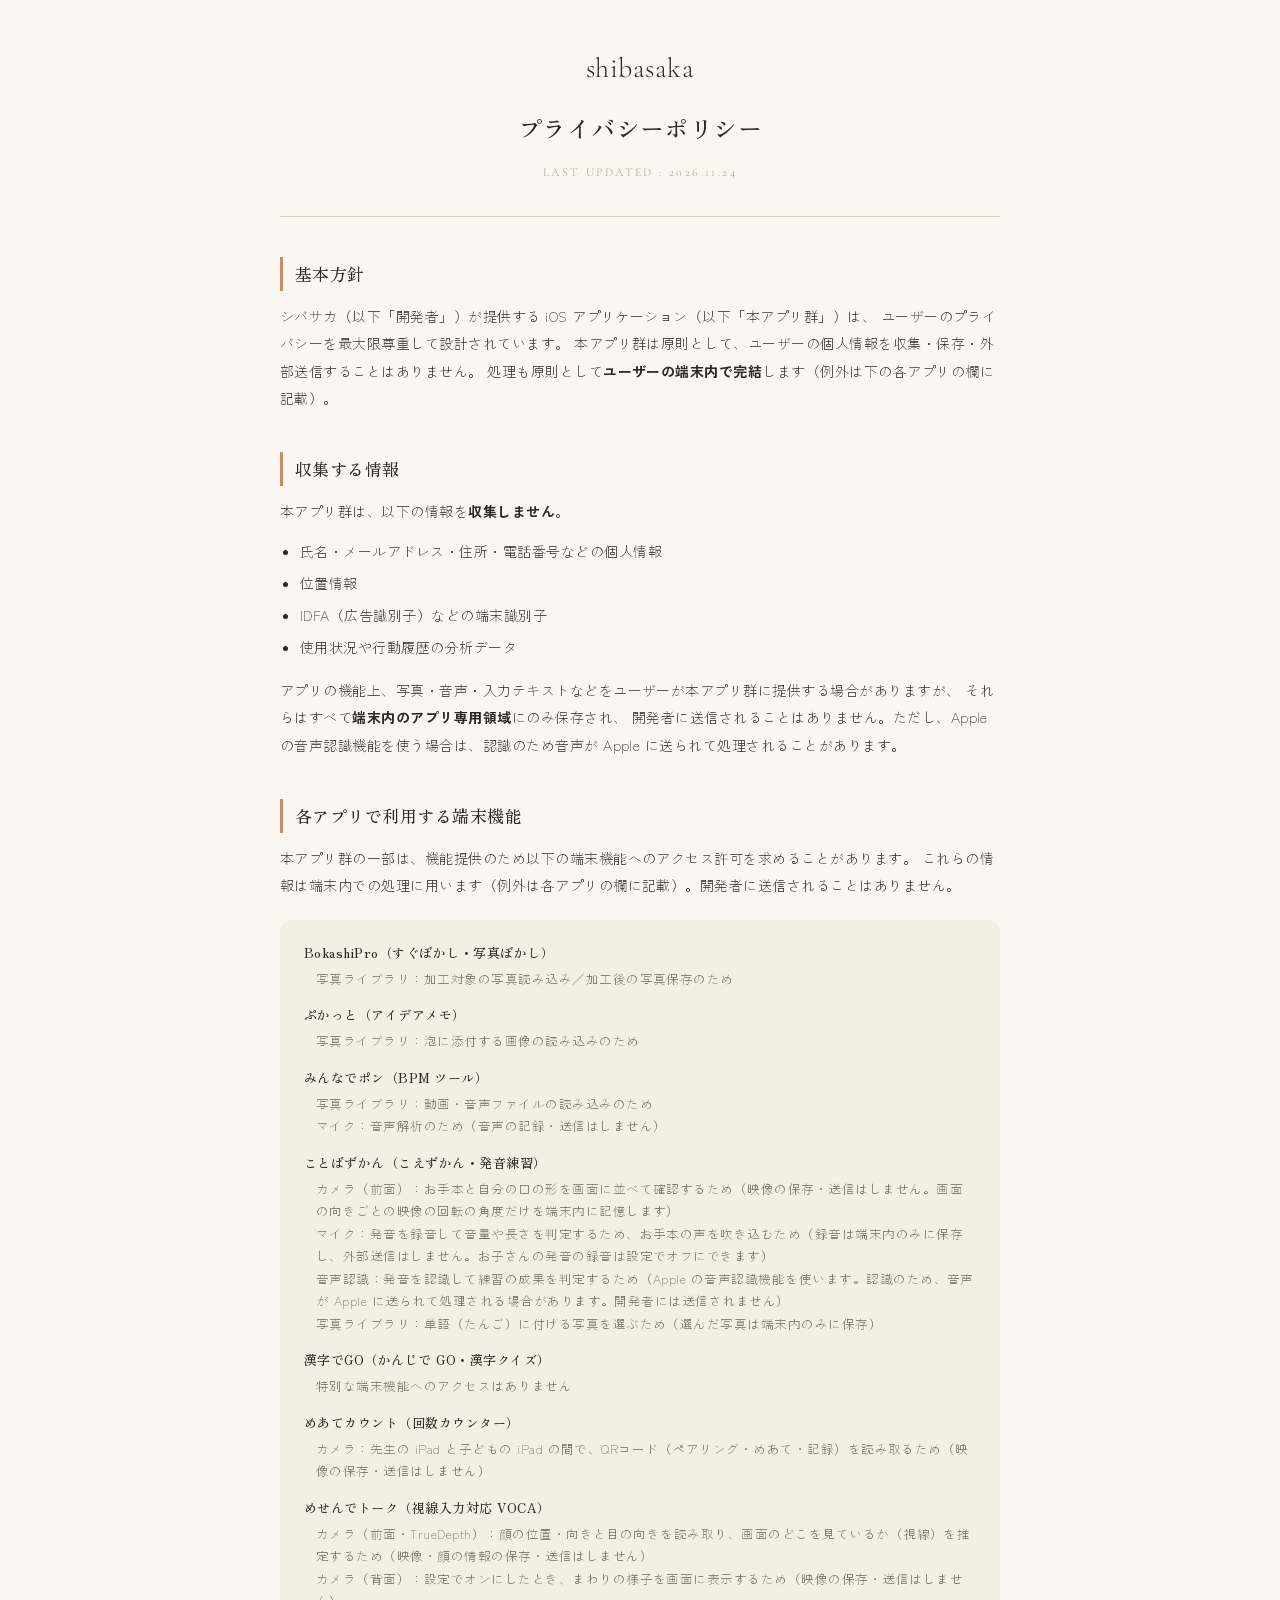
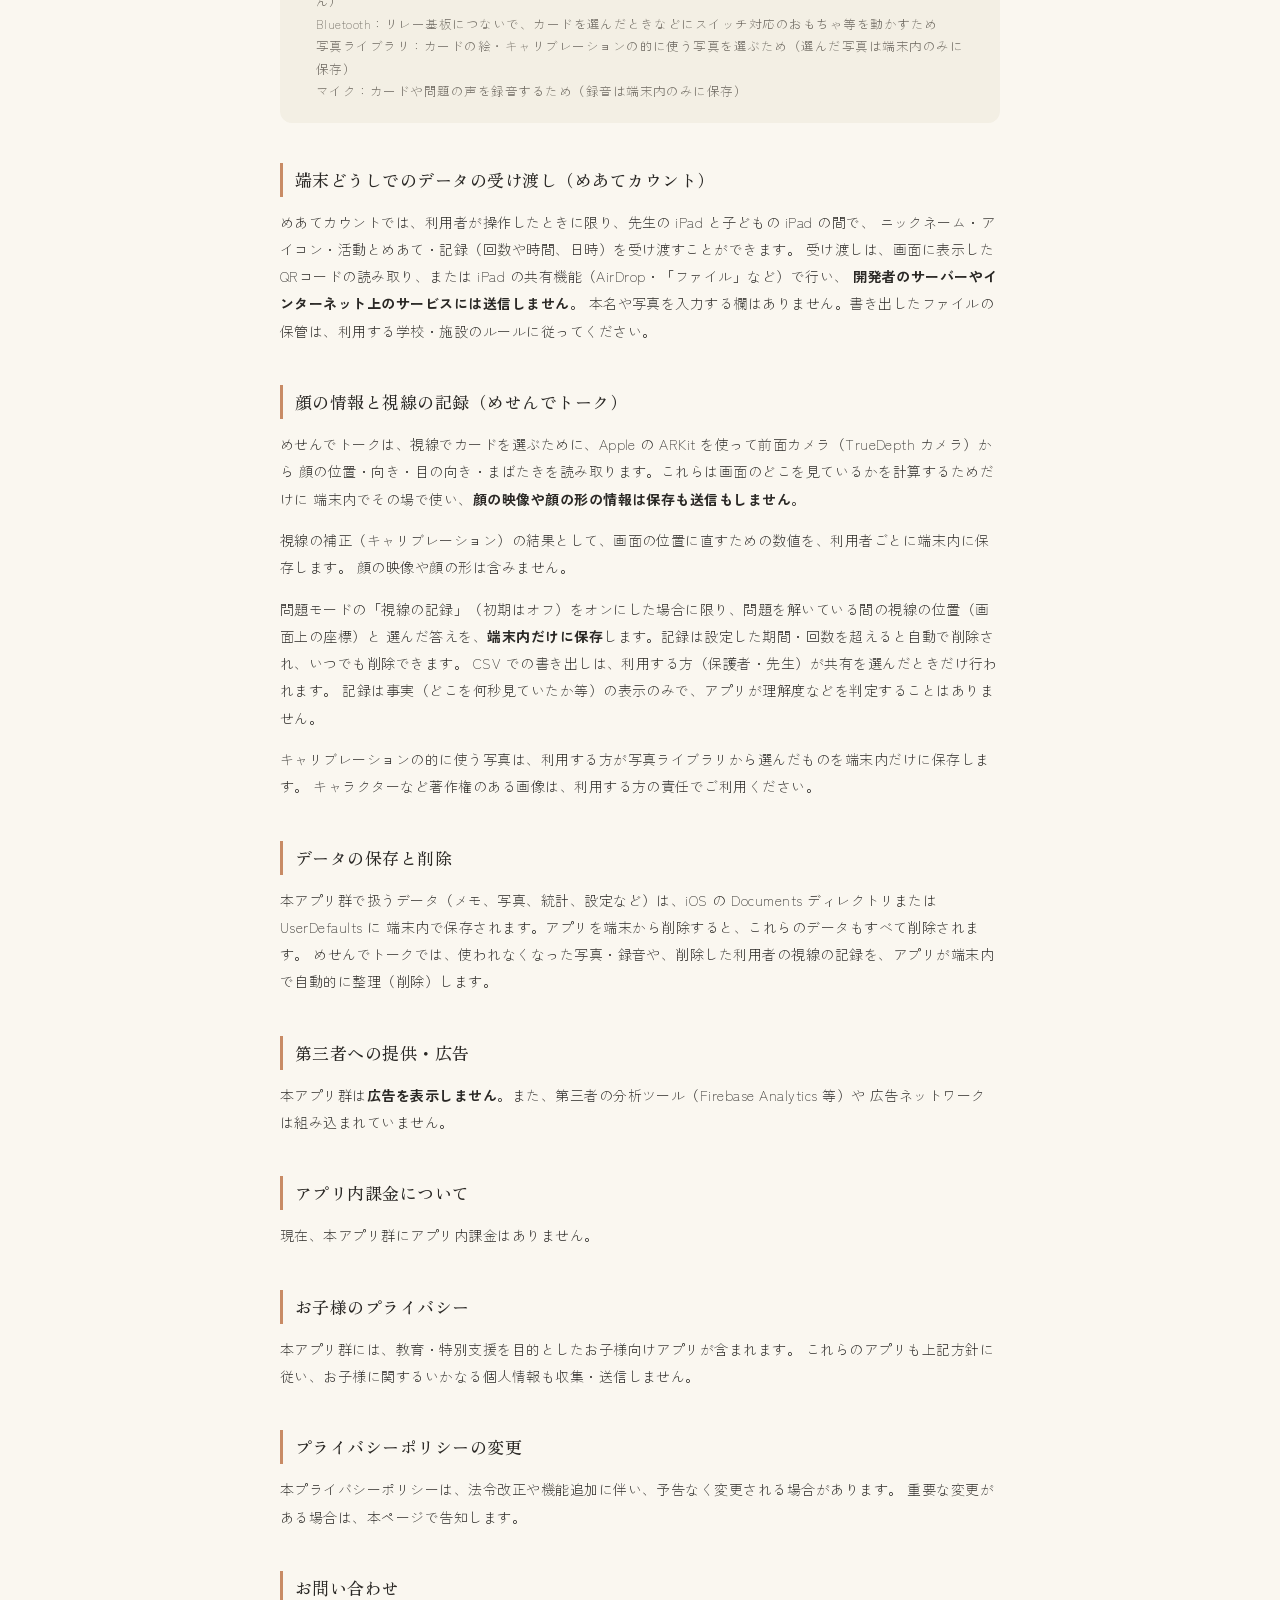
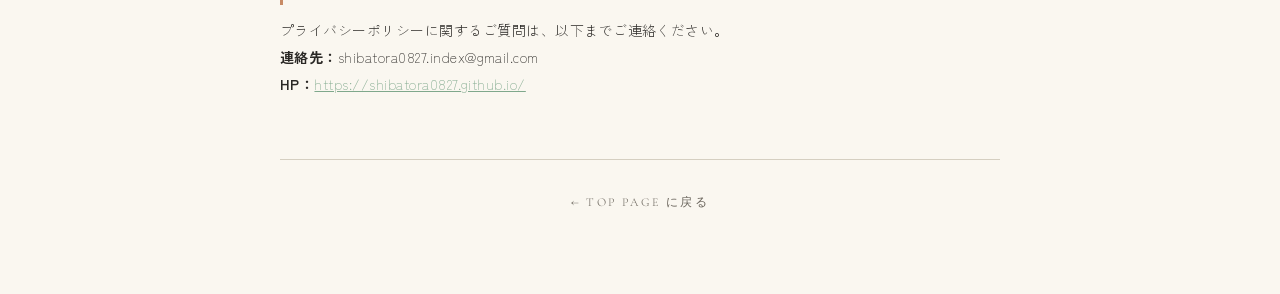
<file: privacy.html>
<!DOCTYPE html>
<html lang="ja">
<head>
<meta charset="UTF-8">
<meta name="viewport" content="width=device-width, initial-scale=1.0">
<title>プライバシーポリシー｜シバサカ</title>
<link rel="preconnect" href="https://fonts.googleapis.com">
<link href="https://fonts.googleapis.com/css2?family=Zen+Old+Mincho:wght@500&family=Zen+Kaku+Gothic+New:wght@300;400;500&family=Cormorant+Garamond:wght@400&display=swap" rel="stylesheet">
<style>
:root {
  --paper: #FAF7F0;
  --paper-2: #F3EFE4;
  --ink: #2A2825;
  --ink-mid: #6B665D;
  --ink-light: #A39F94;
  --line: #D5CFC1;
  --c1: #C88B65;
  --c2: #7FA88C;
}
* { margin: 0; padding: 0; box-sizing: border-box; }
body {
  font-family: 'Zen Kaku Gothic New', -apple-system, sans-serif;
  font-weight: 300;
  color: var(--ink);
  background: var(--paper);
  line-height: 2;
  letter-spacing: 0.03em;
  padding: 40px 20px 80px;
}
.container { max-width: 720px; margin: 0 auto; }
header {
  padding-bottom: 32px;
  border-bottom: 1px solid var(--line);
  margin-bottom: 40px;
  text-align: center;
}
.brand {
  font-family: 'Cormorant Garamond', serif;
  font-size: 28px;
  color: var(--ink);
  margin-bottom: 8px;
}
h1 {
  font-family: 'Zen Old Mincho', serif;
  font-size: 24px;
  font-weight: 500;
  margin-top: 8px;
  color: var(--ink);
}
.updated {
  color: var(--ink-light);
  font-size: 12px;
  letter-spacing: 0.2em;
  font-family: 'Cormorant Garamond', serif;
  margin-top: 8px;
}
h2 {
  font-family: 'Zen Old Mincho', serif;
  font-size: 17px;
  font-weight: 500;
  margin-top: 40px;
  margin-bottom: 12px;
  padding-left: 12px;
  border-left: 3px solid var(--c1);
}
p {
  font-size: 14px;
  color: var(--ink);
  margin-bottom: 14px;
  line-height: 1.95;
}
ul { margin: 8px 0 16px 20px; }
li { font-size: 14px; margin-bottom: 6px; line-height: 1.85; }
.app-list {
  background: var(--paper-2);
  border-radius: 12px;
  padding: 20px 24px;
  margin: 20px 0;
  font-size: 13px;
}
.app-list dt {
  font-family: 'Zen Old Mincho', serif;
  font-weight: 500;
  color: var(--ink);
  margin-top: 12px;
}
.app-list dt:first-child { margin-top: 0; }
.app-list dd { color: var(--ink-mid); margin-left: 12px; margin-top: 2px; font-size: 12.5px; line-height: 1.8; }
a { color: var(--c2); }
footer {
  margin-top: 60px;
  padding-top: 30px;
  border-top: 1px solid var(--line);
  text-align: center;
  font-family: 'Cormorant Garamond', serif;
  font-size: 12px;
  color: var(--ink-light);
  letter-spacing: 0.2em;
}
footer a { color: var(--ink-mid); text-decoration: none; }
</style>
</head>
<body>
<div class="container">

<header>
  <div class="brand">shibasaka</div>
  <h1>プライバシーポリシー</h1>
  <div class="updated">LAST UPDATED : 2026.11.24</div>
</header>

<h2>基本方針</h2>
<p>
シバサカ（以下「開発者」）が提供する iOS アプリケーション（以下「本アプリ群」）は、
ユーザーのプライバシーを最大限尊重して設計されています。
本アプリ群は原則として、ユーザーの個人情報を収集・保存・外部送信することはありません。
処理も原則として<strong>ユーザーの端末内で完結</strong>します（例外は下の各アプリの欄に記載）。
</p>

<h2>収集する情報</h2>
<p>
本アプリ群は、以下の情報を<strong>収集しません</strong>。
</p>
<ul>
  <li>氏名・メールアドレス・住所・電話番号などの個人情報</li>
  <li>位置情報</li>
  <li>IDFA（広告識別子）などの端末識別子</li>
  <li>使用状況や行動履歴の分析データ</li>
</ul>
<p>
アプリの機能上、写真・音声・入力テキストなどをユーザーが本アプリ群に提供する場合がありますが、
それらはすべて<strong>端末内のアプリ専用領域</strong>にのみ保存され、
開発者に送信されることはありません。ただし、Apple の音声認識機能を使う場合は、認識のため音声が Apple に送られて処理されることがあります。
</p>

<h2>各アプリで利用する端末機能</h2>
<p>
本アプリ群の一部は、機能提供のため以下の端末機能へのアクセス許可を求めることがあります。
これらの情報は端末内での処理に用います（例外は各アプリの欄に記載）。開発者に送信されることはありません。
</p>

<dl class="app-list">
  <dt>BokashiPro（すぐぼかし・写真ぼかし）</dt>
  <dd>写真ライブラリ：加工対象の写真読み込み／加工後の写真保存のため</dd>

  <dt>ぷかっと（アイデアメモ）</dt>
  <dd>写真ライブラリ：泡に添付する画像の読み込みのため</dd>

  <dt>みんなでポン（BPM ツール）</dt>
  <dd>写真ライブラリ：動画・音声ファイルの読み込みのため<br>マイク：音声解析のため（音声の記録・送信はしません）</dd>

  <dt>ことばずかん（こえずかん・発音練習）</dt>
  <dd>カメラ（前面）：お手本と自分の口の形を画面に並べて確認するため（映像の保存・送信はしません。画面の向きごとの映像の回転の角度だけを端末内に記憶します）<br>マイク：発音を録音して音量や長さを判定するため、お手本の声を吹き込むため（録音は端末内のみに保存し、外部送信はしません。お子さんの発音の録音は設定でオフにできます）<br>音声認識：発音を認識して練習の成果を判定するため（Apple の音声認識機能を使います。認識のため、音声が Apple に送られて処理される場合があります。開発者には送信されません）<br>写真ライブラリ：単語（たんご）に付ける写真を選ぶため（選んだ写真は端末内のみに保存）</dd>

  <dt>漢字でGO（かんじで GO・漢字クイズ）</dt>
  <dd>特別な端末機能へのアクセスはありません</dd>

  <dt>めあてカウント（回数カウンター）</dt>
  <dd>カメラ：先生の iPad と子どもの iPad の間で、QRコード（ペアリング・めあて・記録）を読み取るため（映像の保存・送信はしません）</dd>

  <dt>めせんでトーク（視線入力対応 VOCA）</dt>
  <dd>カメラ（前面・TrueDepth）：顔の位置・向きと目の向きを読み取り、画面のどこを見ているか（視線）を推定するため（映像・顔の情報の保存・送信はしません）<br>カメラ（背面）：設定でオンにしたとき、まわりの様子を画面に表示するため（映像の保存・送信はしません）<br>Bluetooth：リレー基板につないで、カードを選んだときなどにスイッチ対応のおもちゃ等を動かすため<br>写真ライブラリ：カードの絵・キャリブレーションの的に使う写真を選ぶため（選んだ写真は端末内のみに保存）<br>マイク：カードや問題の声を録音するため（録音は端末内のみに保存）</dd>
</dl>

<h2>端末どうしでのデータの受け渡し（めあてカウント）</h2>
<p>
めあてカウントでは、利用者が操作したときに限り、先生の iPad と子どもの iPad の間で、
ニックネーム・アイコン・活動とめあて・記録（回数や時間、日時）を受け渡すことができます。
受け渡しは、画面に表示した QRコードの読み取り、または iPad の共有機能（AirDrop・「ファイル」など）で行い、
<strong>開発者のサーバーやインターネット上のサービスには送信しません</strong>。
本名や写真を入力する欄はありません。書き出したファイルの保管は、利用する学校・施設のルールに従ってください。
</p>

<h2>顔の情報と視線の記録（めせんでトーク）</h2>
<p>
めせんでトークは、視線でカードを選ぶために、Apple の ARKit を使って前面カメラ（TrueDepth カメラ）から
顔の位置・向き・目の向き・まばたきを読み取ります。これらは画面のどこを見ているかを計算するためだけに
端末内でその場で使い、<strong>顔の映像や顔の形の情報は保存も送信もしません</strong>。
</p>
<p>
視線の補正（キャリブレーション）の結果として、画面の位置に直すための数値を、利用者ごとに端末内に保存します。
顔の映像や顔の形は含みません。
</p>
<p>
問題モードの「視線の記録」（初期はオフ）をオンにした場合に限り、問題を解いている間の視線の位置（画面上の座標）と
選んだ答えを、<strong>端末内だけに保存</strong>します。記録は設定した期間・回数を超えると自動で削除され、いつでも削除できます。
CSV での書き出しは、利用する方（保護者・先生）が共有を選んだときだけ行われます。
記録は事実（どこを何秒見ていたか等）の表示のみで、アプリが理解度などを判定することはありません。
</p>
<p>
キャリブレーションの的に使う写真は、利用する方が写真ライブラリから選んだものを端末内だけに保存します。
キャラクターなど著作権のある画像は、利用する方の責任でご利用ください。
</p>

<h2>データの保存と削除</h2>
<p>
本アプリ群で扱うデータ（メモ、写真、統計、設定など）は、iOS の Documents ディレクトリまたは UserDefaults に
端末内で保存されます。アプリを端末から削除すると、これらのデータもすべて削除されます。
めせんでトークでは、使われなくなった写真・録音や、削除した利用者の視線の記録を、アプリが端末内で自動的に整理（削除）します。
</p>

<h2>第三者への提供・広告</h2>
<p>
本アプリ群は<strong>広告を表示しません</strong>。また、第三者の分析ツール（Firebase Analytics 等）や
広告ネットワークは組み込まれていません。
</p>

<h2>アプリ内課金について</h2>
<p>
現在、本アプリ群にアプリ内課金はありません。
</p>

<h2>お子様のプライバシー</h2>
<p>
本アプリ群には、教育・特別支援を目的としたお子様向けアプリが含まれます。
これらのアプリも上記方針に従い、お子様に関するいかなる個人情報も収集・送信しません。
</p>

<h2>プライバシーポリシーの変更</h2>
<p>
本プライバシーポリシーは、法令改正や機能追加に伴い、予告なく変更される場合があります。
重要な変更がある場合は、本ページで告知します。
</p>

<h2>お問い合わせ</h2>
<p>
プライバシーポリシーに関するご質問は、以下までご連絡ください。<br>
<strong>連絡先：</strong>shibatora0827.index@gmail.com<br>
<strong>HP：</strong><a href="https://shibatora0827.github.io/">https://shibatora0827.github.io/</a>
</p>

<footer>
  <a href="https://shibatora0827.github.io/">&larr; TOP PAGE に戻る</a>
</footer>

</div>
</body>
</html>
</file>
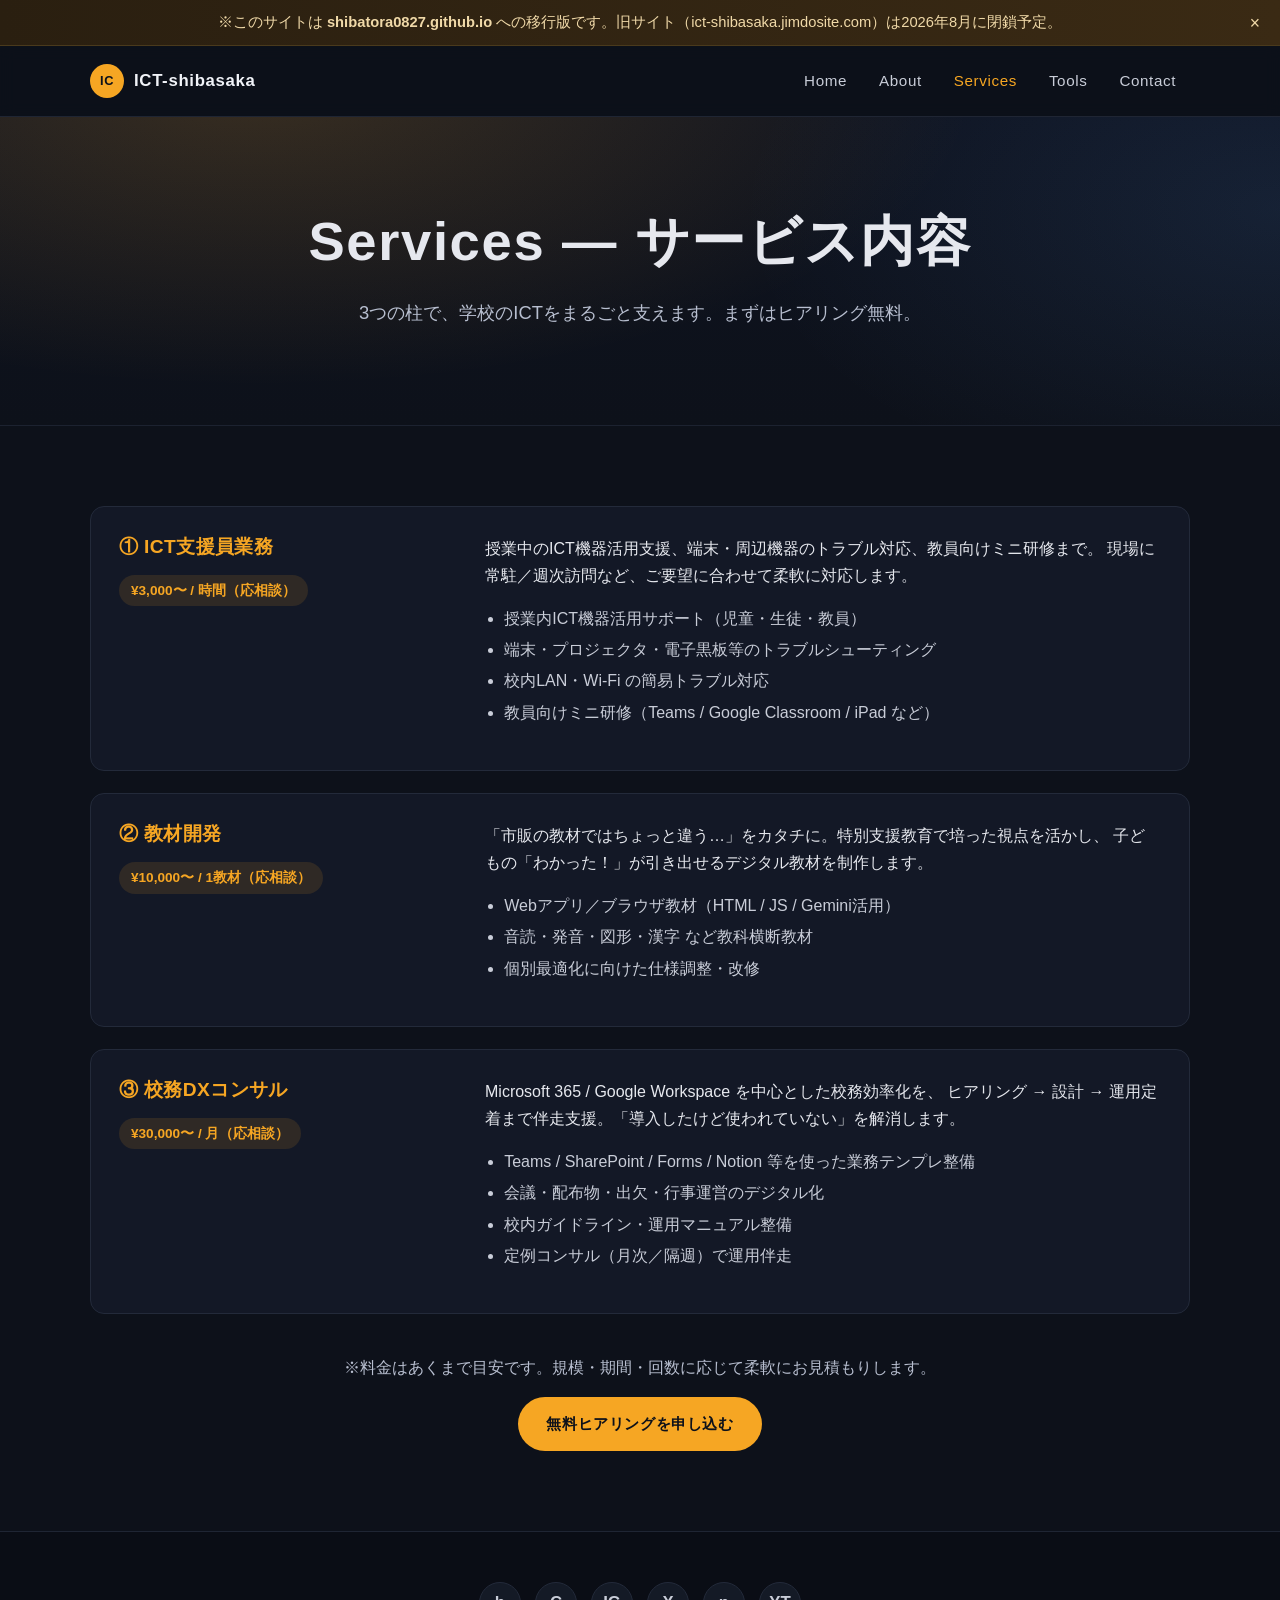
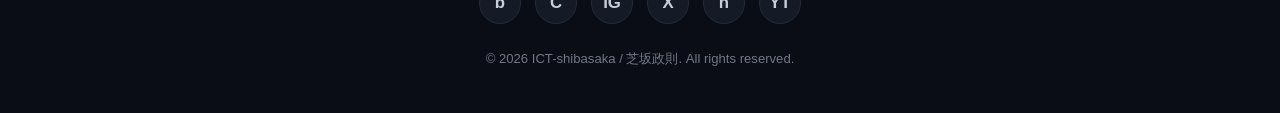
<file: services.html>
<!DOCTYPE html>
<html lang="ja">
<head>
<meta charset="UTF-8">
<meta name="viewport" content="width=device-width, initial-scale=1.0">
<meta name="description" content="ICT支援員業務、教材開発、校務DXコンサルティング — ICT-shibasakaのサービス一覧と料金感。">
<meta name="theme-color" content="#0d111a">
<title>Services — ICT-shibasaka</title>
<link rel="stylesheet" href="assets/css/main.css">
<link rel="icon" type="image/png" href="assets/images/logo.png">
</head>
<body>

<div class="migration-banner" role="region" aria-label="サイト移行のお知らせ">
  ※このサイトは <strong>shibatora0827.github.io</strong> への移行版です。旧サイト（ict-shibasaka.jimdosite.com）は2026年8月に閉鎖予定。
  <button class="migration-banner__close" aria-label="閉じる" type="button">&times;</button>
</div>

<header class="site-header">
  <div class="container site-header__inner">
    <a class="brand" href="index.html">
      <span class="brand__mark">IC</span>
      <span>ICT-shibasaka</span>
    </a>
    <button class="nav-toggle" aria-label="メニューを開く" aria-expanded="false" type="button">≡ Menu</button>
    <nav class="nav" aria-label="サイトナビゲーション">
      <a href="index.html">Home</a>
      <a href="about.html">About</a>
      <a href="services.html">Services</a>
      <a href="tools.html">Tools</a>
      <a href="contact.html">Contact</a>
    </nav>
  </div>
</header>

<main>

  <section class="hero" style="padding:90px 0 60px;">
    <div class="container hero__inner">
      <h1>Services — サービス内容</h1>
      <p class="hero__lead">3つの柱で、学校のICTをまるごと支えます。まずはヒアリング無料。</p>
    </div>
  </section>

  <section class="section">
    <div class="container">

      <div class="service-block">
        <div>
          <h3>① ICT支援員業務</h3>
          <span class="price-tag">¥3,000〜 / 時間（応相談）</span>
        </div>
        <div>
          <p>授業中のICT機器活用支援、端末・周辺機器のトラブル対応、教員向けミニ研修まで。
          現場に常駐／週次訪問など、ご要望に合わせて柔軟に対応します。</p>
          <ul>
            <li>授業内ICT機器活用サポート（児童・生徒・教員）</li>
            <li>端末・プロジェクタ・電子黒板等のトラブルシューティング</li>
            <li>校内LAN・Wi-Fi の簡易トラブル対応</li>
            <li>教員向けミニ研修（Teams / Google Classroom / iPad など）</li>
          </ul>
        </div>
      </div>

      <div class="service-block">
        <div>
          <h3>② 教材開発</h3>
          <span class="price-tag">¥10,000〜 / 1教材（応相談）</span>
        </div>
        <div>
          <p>「市販の教材ではちょっと違う…」をカタチに。特別支援教育で培った視点を活かし、
          子どもの「わかった！」が引き出せるデジタル教材を制作します。</p>
          <ul>
            <li>Webアプリ／ブラウザ教材（HTML / JS / Gemini活用）</li>
            <li>音読・発音・図形・漢字 など教科横断教材</li>
            <li>個別最適化に向けた仕様調整・改修</li>
          </ul>
        </div>
      </div>

      <div class="service-block">
        <div>
          <h3>③ 校務DXコンサル</h3>
          <span class="price-tag">¥30,000〜 / 月（応相談）</span>
        </div>
        <div>
          <p>Microsoft 365 / Google Workspace を中心とした校務効率化を、
          ヒアリング → 設計 → 運用定着まで伴走支援。「導入したけど使われていない」を解消します。</p>
          <ul>
            <li>Teams / SharePoint / Forms / Notion 等を使った業務テンプレ整備</li>
            <li>会議・配布物・出欠・行事運営のデジタル化</li>
            <li>校内ガイドライン・運用マニュアル整備</li>
            <li>定例コンサル（月次／隔週）で運用伴走</li>
          </ul>
        </div>
      </div>

      <div class="text-center" style="margin-top:40px;">
        <p style="color:#b8bfd0;">※料金はあくまで目安です。規模・期間・回数に応じて柔軟にお見積もりします。</p>
        <a class="btn btn--primary" href="contact.html">無料ヒアリングを申し込む</a>
      </div>

    </div>
  </section>

</main>

<footer class="site-footer">
  <div class="container">
    <div class="social" aria-label="SNSリンク">
      <a href="https://shibaba0827.base.shop/" target="_blank" rel="noopener" aria-label="BASE" title="BASE">b</a>
      <a href="https://coconala.com/users/6069623" target="_blank" rel="noopener" aria-label="ココナラ（シバサカ）" title="ココナラ">C</a>
      <a href="https://www.instagram.com/shiba_ict_support/?hl=ja" target="_blank" rel="noopener" aria-label="Instagram" title="Instagram">IG</a>
      <a href="https://x.com/shibaba0827" target="_blank" rel="noopener" aria-label="X（旧Twitter）" title="X">X</a>
      <a href="https://note.com/shibababa0827" target="_blank" rel="noopener" aria-label="note" title="note">n</a>
      <a href="https://www.youtube.com/@help-ICT-Teacher" target="_blank" rel="noopener" aria-label="YouTube" title="YouTube">YT</a>
    </div>
    <p class="copy">&copy; 2026 ICT-shibasaka / 芝坂政則. All rights reserved.</p>
  </div>
</footer>

<script src="assets/js/main.js"></script>
</body>
</html>
</file>
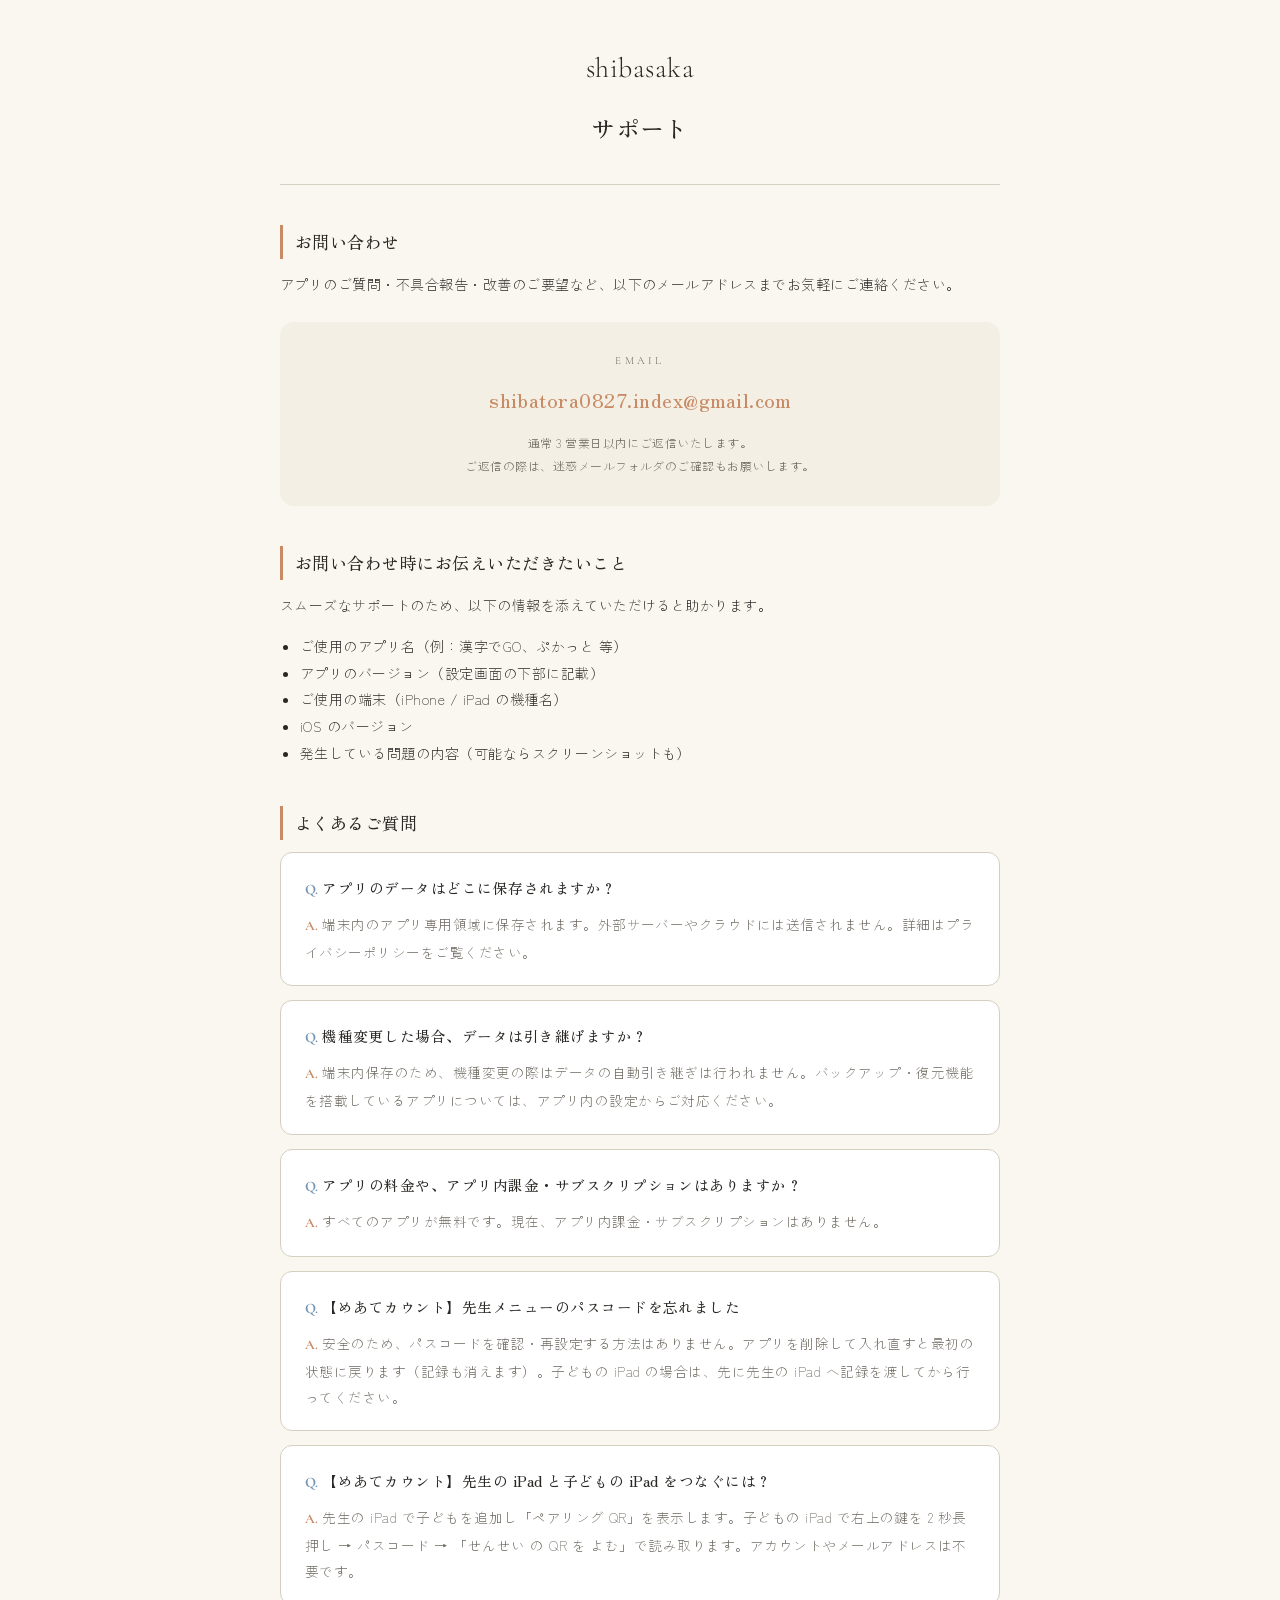
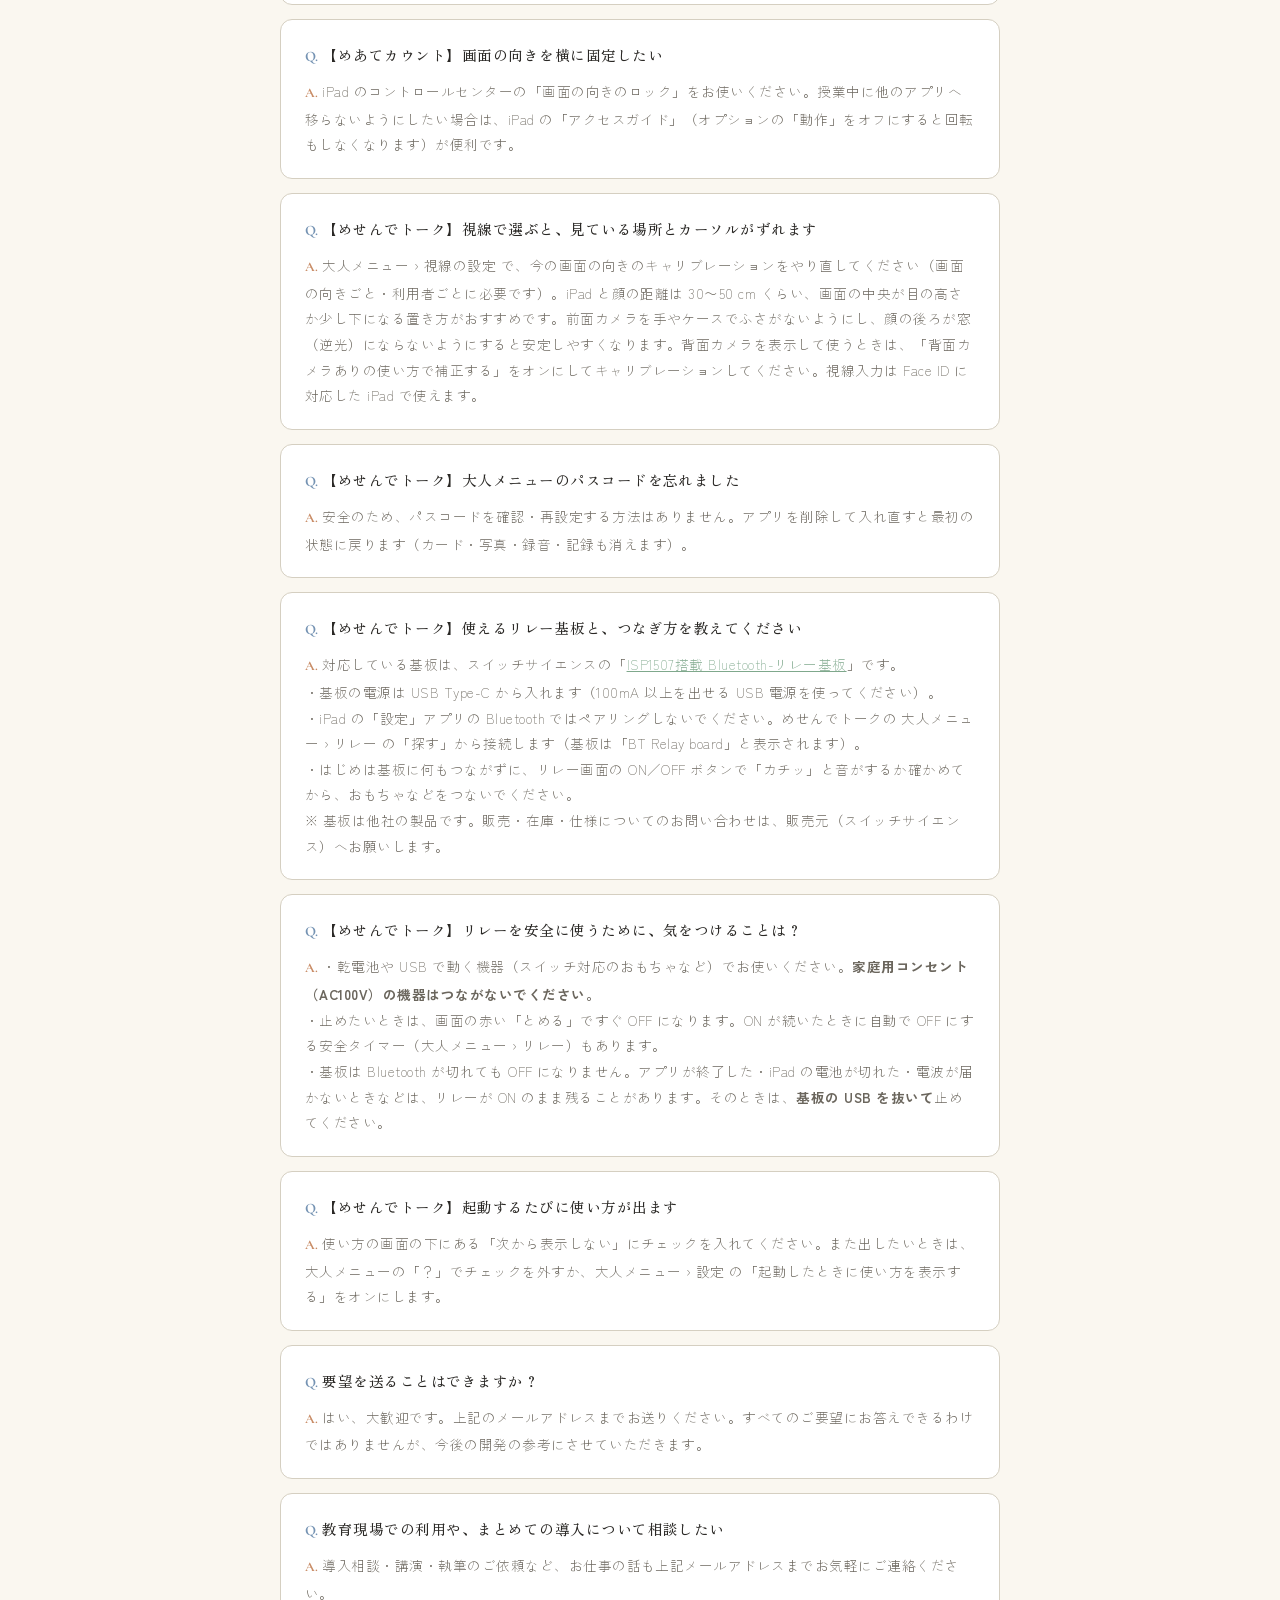
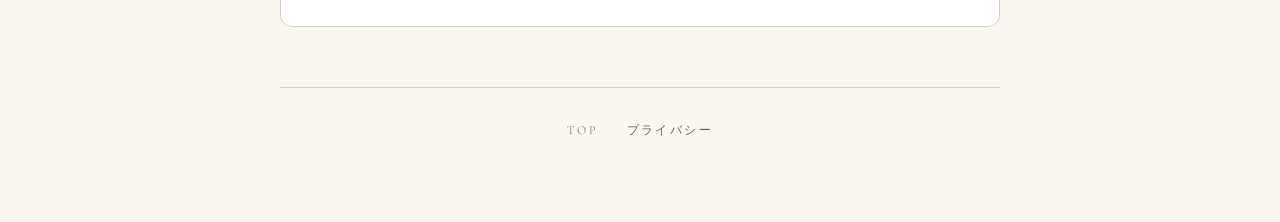
<file: support.html>
<!DOCTYPE html>
<html lang="ja">
<head>
<meta charset="UTF-8">
<meta name="viewport" content="width=device-width, initial-scale=1.0">
<title>サポート｜シバサカ</title>
<link rel="preconnect" href="https://fonts.googleapis.com">
<link href="https://fonts.googleapis.com/css2?family=Zen+Old+Mincho:wght@500&family=Zen+Kaku+Gothic+New:wght@300;400;500&family=Cormorant+Garamond:wght@400&display=swap" rel="stylesheet">
<style>
:root {
  --paper: #FAF7F0;
  --paper-2: #F3EFE4;
  --ink: #2A2825;
  --ink-mid: #6B665D;
  --ink-light: #A39F94;
  --line: #D5CFC1;
  --c1: #C88B65;
  --c2: #7FA88C;
  --c3: #7593B3;
}
* { margin: 0; padding: 0; box-sizing: border-box; }
body {
  font-family: 'Zen Kaku Gothic New', -apple-system, sans-serif;
  font-weight: 300;
  color: var(--ink);
  background: var(--paper);
  line-height: 2;
  letter-spacing: 0.03em;
  padding: 40px 20px 80px;
}
.container { max-width: 720px; margin: 0 auto; }
header {
  padding-bottom: 32px;
  border-bottom: 1px solid var(--line);
  margin-bottom: 40px;
  text-align: center;
}
.brand {
  font-family: 'Cormorant Garamond', serif;
  font-size: 28px;
  color: var(--ink);
  margin-bottom: 8px;
}
h1 {
  font-family: 'Zen Old Mincho', serif;
  font-size: 24px;
  font-weight: 500;
  margin-top: 8px;
}
h2 {
  font-family: 'Zen Old Mincho', serif;
  font-size: 17px;
  font-weight: 500;
  margin-top: 40px;
  margin-bottom: 12px;
  padding-left: 12px;
  border-left: 3px solid var(--c1);
}
p { font-size: 14px; margin-bottom: 14px; line-height: 1.95; }
.contact-card {
  background: var(--paper-2);
  border-radius: 14px;
  padding: 28px 32px;
  margin: 24px 0;
  text-align: center;
}
.contact-card .label {
  font-family: 'Cormorant Garamond', serif;
  font-size: 11px;
  letter-spacing: 0.3em;
  color: var(--ink-mid);
  margin-bottom: 8px;
}
.contact-card .email {
  font-family: 'Zen Old Mincho', serif;
  font-size: 20px;
  font-weight: 500;
  color: var(--c1);
  word-break: break-all;
}
.contact-card .note {
  font-size: 12px;
  color: var(--ink-mid);
  margin-top: 12px;
  line-height: 1.9;
}
.faq {
  background: white;
  border: 1px solid var(--line);
  border-radius: 12px;
  padding: 20px 24px;
  margin-bottom: 14px;
}
.faq-q {
  font-family: 'Zen Old Mincho', serif;
  font-weight: 500;
  color: var(--ink);
  margin-bottom: 8px;
  font-size: 14.5px;
}
.faq-q::before { content: "Q. "; color: var(--c3); font-family: 'Cormorant Garamond', serif; font-weight: bold; }
.faq-a { font-size: 13.5px; color: var(--ink-mid); line-height: 1.9; }
.faq-a::before { content: "A. "; color: var(--c1); font-family: 'Cormorant Garamond', serif; font-weight: bold; }
a { color: var(--c2); }
footer {
  margin-top: 60px;
  padding-top: 30px;
  border-top: 1px solid var(--line);
  text-align: center;
  font-family: 'Cormorant Garamond', serif;
  font-size: 12px;
  color: var(--ink-light);
  letter-spacing: 0.2em;
}
footer a { color: var(--ink-mid); text-decoration: none; margin: 0 12px; }
</style>
</head>
<body>
<div class="container">

<header>
  <div class="brand">shibasaka</div>
  <h1>サポート</h1>
</header>

<h2>お問い合わせ</h2>
<p>
アプリのご質問・不具合報告・改善のご要望など、以下のメールアドレスまでお気軽にご連絡ください。
</p>

<div class="contact-card">
  <div class="label">EMAIL</div>
  <div class="email">shibatora0827.index@gmail.com</div>
  <div class="note">
    通常 3 営業日以内にご返信いたします。<br>
    ご返信の際は、迷惑メールフォルダのご確認もお願いします。
  </div>
</div>

<h2>お問い合わせ時にお伝えいただきたいこと</h2>
<p>スムーズなサポートのため、以下の情報を添えていただけると助かります。</p>
<ul style="margin-left: 20px; font-size: 14px; line-height: 1.9;">
  <li>ご使用のアプリ名（例：漢字でGO、ぷかっと 等）</li>
  <li>アプリのバージョン（設定画面の下部に記載）</li>
  <li>ご使用の端末（iPhone / iPad の機種名）</li>
  <li>iOS のバージョン</li>
  <li>発生している問題の内容（可能ならスクリーンショットも）</li>
</ul>

<h2>よくあるご質問</h2>

<div class="faq">
  <div class="faq-q">アプリのデータはどこに保存されますか？</div>
  <div class="faq-a">端末内のアプリ専用領域に保存されます。外部サーバーやクラウドには送信されません。詳細はプライバシーポリシーをご覧ください。</div>
</div>

<div class="faq">
  <div class="faq-q">機種変更した場合、データは引き継げますか？</div>
  <div class="faq-a">端末内保存のため、機種変更の際はデータの自動引き継ぎは行われません。バックアップ・復元機能を搭載しているアプリについては、アプリ内の設定からご対応ください。</div>
</div>

<div class="faq">
  <div class="faq-q">アプリの料金や、アプリ内課金・サブスクリプションはありますか？</div>
  <div class="faq-a">すべてのアプリが無料です。現在、アプリ内課金・サブスクリプションはありません。</div>
</div>

<div class="faq">
  <div class="faq-q">【めあてカウント】先生メニューのパスコードを忘れました</div>
  <div class="faq-a">安全のため、パスコードを確認・再設定する方法はありません。アプリを削除して入れ直すと最初の状態に戻ります（記録も消えます）。子どもの iPad の場合は、先に先生の iPad へ記録を渡してから行ってください。</div>
</div>

<div class="faq">
  <div class="faq-q">【めあてカウント】先生の iPad と子どもの iPad をつなぐには？</div>
  <div class="faq-a">先生の iPad で子どもを追加し「ペアリング QR」を表示します。子どもの iPad で右上の鍵を 2 秒長押し → パスコード → 「せんせい の QR を よむ」で読み取ります。アカウントやメールアドレスは不要です。</div>
</div>

<div class="faq">
  <div class="faq-q">【めあてカウント】画面の向きを横に固定したい</div>
  <div class="faq-a">iPad のコントロールセンターの「画面の向きのロック」をお使いください。授業中に他のアプリへ移らないようにしたい場合は、iPad の「アクセスガイド」（オプションの「動作」をオフにすると回転もしなくなります）が便利です。</div>
</div>

<div class="faq">
  <div class="faq-q">【めせんでトーク】視線で選ぶと、見ている場所とカーソルがずれます</div>
  <div class="faq-a">大人メニュー › 視線の設定 で、今の画面の向きのキャリブレーションをやり直してください（画面の向きごと・利用者ごとに必要です）。iPad と顔の距離は 30〜50 cm くらい、画面の中央が目の高さか少し下になる置き方がおすすめです。前面カメラを手やケースでふさがないようにし、顔の後ろが窓（逆光）にならないようにすると安定しやすくなります。背面カメラを表示して使うときは、「背面カメラありの使い方で補正する」をオンにしてキャリブレーションしてください。視線入力は Face ID に対応した iPad で使えます。</div>
</div>

<div class="faq">
  <div class="faq-q">【めせんでトーク】大人メニューのパスコードを忘れました</div>
  <div class="faq-a">安全のため、パスコードを確認・再設定する方法はありません。アプリを削除して入れ直すと最初の状態に戻ります（カード・写真・録音・記録も消えます）。</div>
</div>

<div class="faq">
  <div class="faq-q">【めせんでトーク】使えるリレー基板と、つなぎ方を教えてください</div>
  <div class="faq-a">対応している基板は、スイッチサイエンスの「<a href="https://www.switch-science.com/products/6317" target="_blank" rel="noopener">ISP1507搭載 Bluetooth-リレー基板</a>」です。<br>
・基板の電源は USB Type-C から入れます（100mA 以上を出せる USB 電源を使ってください）。<br>
・iPad の「設定」アプリの Bluetooth ではペアリングしないでください。めせんでトークの 大人メニュー › リレー の「探す」から接続します（基板は「BT Relay board」と表示されます）。<br>
・はじめは基板に何もつながずに、リレー画面の ON／OFF ボタンで「カチッ」と音がするか確かめてから、おもちゃなどをつないでください。<br>
※ 基板は他社の製品です。販売・在庫・仕様についてのお問い合わせは、販売元（スイッチサイエンス）へお願いします。</div>
</div>

<div class="faq">
  <div class="faq-q">【めせんでトーク】リレーを安全に使うために、気をつけることは？</div>
  <div class="faq-a">・乾電池や USB で動く機器（スイッチ対応のおもちゃなど）でお使いください。<strong>家庭用コンセント（AC100V）の機器はつながないでください。</strong><br>
・止めたいときは、画面の赤い「とめる」ですぐ OFF になります。ON が続いたときに自動で OFF にする安全タイマー（大人メニュー › リレー）もあります。<br>
・基板は Bluetooth が切れても OFF になりません。アプリが終了した・iPad の電池が切れた・電波が届かないときなどは、リレーが ON のまま残ることがあります。そのときは、<strong>基板の USB を抜いて</strong>止めてください。</div>
</div>

<div class="faq">
  <div class="faq-q">【めせんでトーク】起動するたびに使い方が出ます</div>
  <div class="faq-a">使い方の画面の下にある「次から表示しない」にチェックを入れてください。また出したいときは、大人メニューの「？」でチェックを外すか、大人メニュー › 設定 の「起動したときに使い方を表示する」をオンにします。</div>
</div>

<div class="faq">
  <div class="faq-q">要望を送ることはできますか？</div>
  <div class="faq-a">はい、大歓迎です。上記のメールアドレスまでお送りください。すべてのご要望にお答えできるわけではありませんが、今後の開発の参考にさせていただきます。</div>
</div>

<div class="faq">
  <div class="faq-q">教育現場での利用や、まとめての導入について相談したい</div>
  <div class="faq-a">導入相談・講演・執筆のご依頼など、お仕事の話も上記メールアドレスまでお気軽にご連絡ください。</div>
</div>

<footer>
  <a href="https://shibatora0827.github.io/">TOP</a>
  <a href="https://shibatora0827.github.io/privacy.html">プライバシー</a>
</footer>

</div>
</body>
</html>
</file>
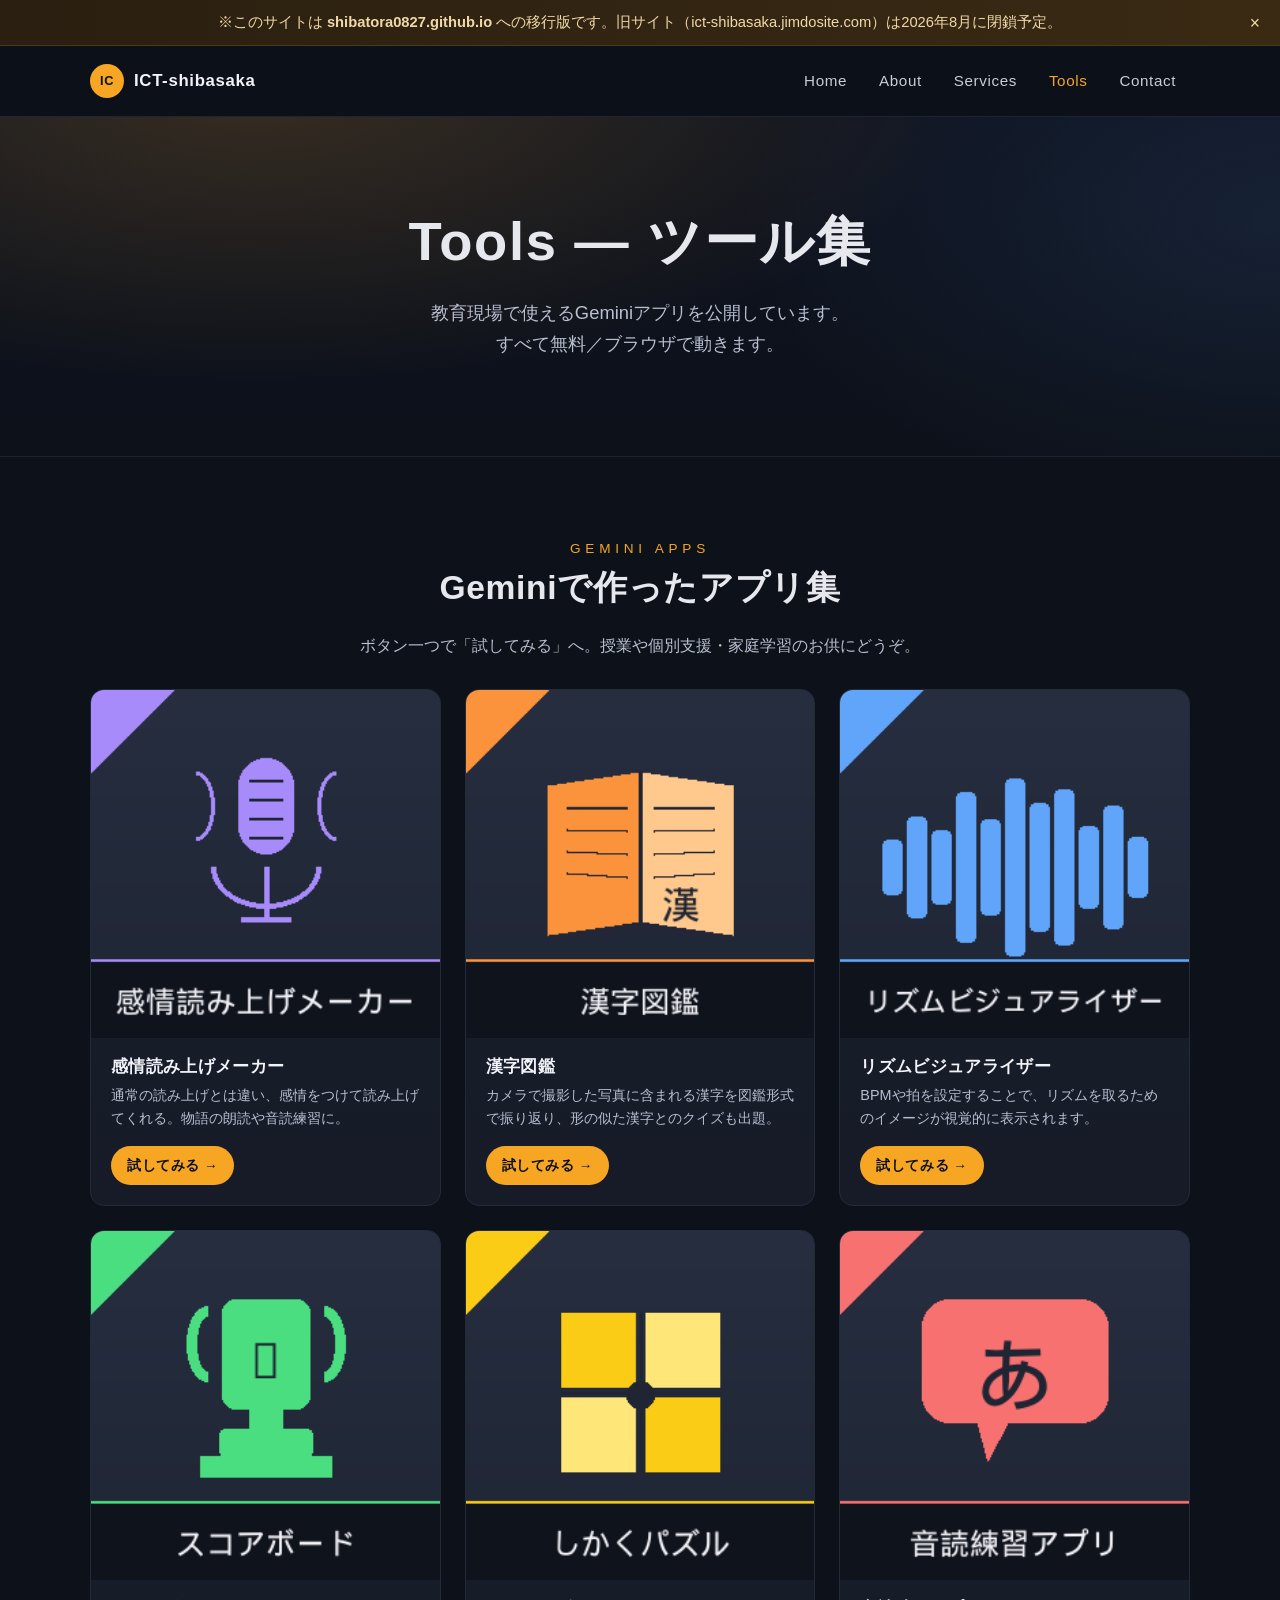
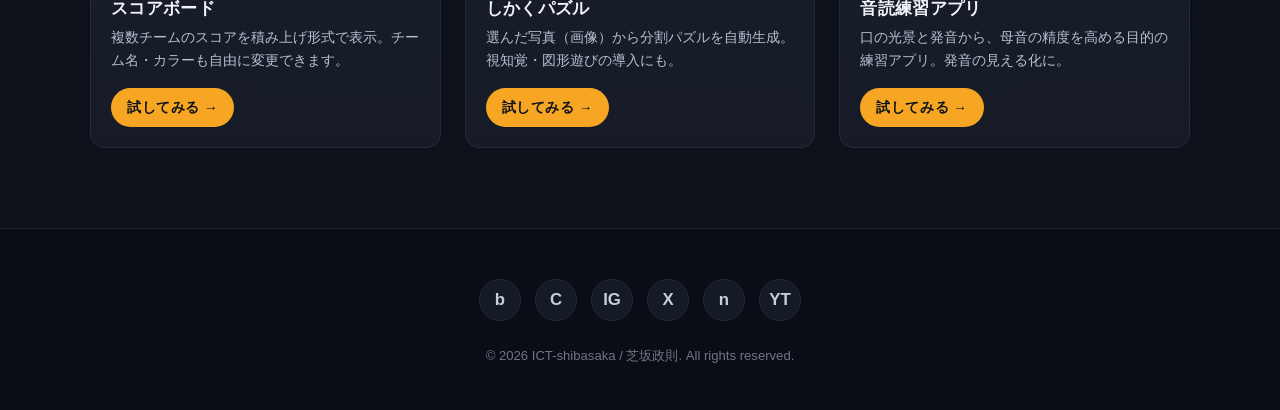
<file: tools.html>
<!DOCTYPE html>
<html lang="ja">
<head>
<meta charset="UTF-8">
<meta name="viewport" content="width=device-width, initial-scale=1.0">
<meta name="description" content="ICT-shibasakaが作った教育向けGeminiアプリ集の一覧。">
<meta name="theme-color" content="#0d111a">
<title>Tools — ICT-shibasaka</title>
<link rel="stylesheet" href="assets/css/main.css">
<link rel="stylesheet" href="assets/css/tools.css">
<link rel="icon" type="image/png" href="assets/images/logo.png">
</head>
<body>

<div class="migration-banner" role="region" aria-label="サイト移行のお知らせ">
  ※このサイトは <strong>shibatora0827.github.io</strong> への移行版です。旧サイト（ict-shibasaka.jimdosite.com）は2026年8月に閉鎖予定。
  <button class="migration-banner__close" aria-label="閉じる" type="button">&times;</button>
</div>

<header class="site-header">
  <div class="container site-header__inner">
    <a class="brand" href="index.html">
      <span class="brand__mark">IC</span>
      <span>ICT-shibasaka</span>
    </a>
    <button class="nav-toggle" aria-label="メニューを開く" aria-expanded="false" type="button">≡ Menu</button>
    <nav class="nav" aria-label="サイトナビゲーション">
      <a href="index.html">Home</a>
      <a href="about.html">About</a>
      <a href="services.html">Services</a>
      <a href="tools.html">Tools</a>
      <a href="contact.html">Contact</a>
    </nav>
  </div>
</header>

<main>

  <section class="hero" style="padding:90px 0 60px;">
    <div class="container hero__inner">
      <h1>Tools — ツール集</h1>
      <p class="hero__lead">教育現場で使えるGeminiアプリを公開しています。<br>すべて無料／ブラウザで動きます。</p>
    </div>
  </section>

  <section class="section">
    <div class="container">

      <div class="section-title">
        <small>Gemini Apps</small>
        <h2>Geminiで作ったアプリ集</h2>
      </div>
      <p class="text-center" style="color:#b8bfd0;max-width:640px;margin:0 auto 1em;">
        ボタン一つで「試してみる」へ。授業や個別支援・家庭学習のお供にどうぞ。
      </p>

      <div class="tools-grid">

        <article class="tool-card">
          <div class="tool-card__thumb">
            <img src="assets/images/thumbnails/gemini-emotion-tts.png" alt="感情読み上げメーカー">
          </div>
          <div class="tool-card__body">
            <h3 class="tool-card__title">感情読み上げメーカー</h3>
            <p class="tool-card__desc">通常の読み上げとは違い、感情をつけて読み上げてくれる。物語の朗読や音読練習に。</p>
            <a class="tool-card__cta" href="https://gemini.google.com/share/46f301cd7309" target="_blank" rel="noopener">試してみる →</a>
          </div>
        </article>

        <article class="tool-card">
          <div class="tool-card__thumb">
            <img src="assets/images/thumbnails/gemini-kanji-zukan.png" alt="漢字図鑑">
          </div>
          <div class="tool-card__body">
            <h3 class="tool-card__title">漢字図鑑</h3>
            <p class="tool-card__desc">カメラで撮影した写真に含まれる漢字を図鑑形式で振り返り、形の似た漢字とのクイズも出題。</p>
            <a class="tool-card__cta" href="https://gemini.google.com/share/35e7d3fbdbcf" target="_blank" rel="noopener">試してみる →</a>
          </div>
        </article>

        <article class="tool-card">
          <div class="tool-card__thumb">
            <img src="assets/images/thumbnails/gemini-rhythm-vis.png" alt="リズムビジュアライザー">
          </div>
          <div class="tool-card__body">
            <h3 class="tool-card__title">リズムビジュアライザー</h3>
            <p class="tool-card__desc">BPMや拍を設定することで、リズムを取るためのイメージが視覚的に表示されます。</p>
            <a class="tool-card__cta" href="https://gemini.google.com/share/e0d8568f4de3" target="_blank" rel="noopener">試してみる →</a>
          </div>
        </article>

        <article class="tool-card">
          <div class="tool-card__thumb">
            <img src="assets/images/thumbnails/gemini-scoreboard.png" alt="スコアボード">
          </div>
          <div class="tool-card__body">
            <h3 class="tool-card__title">スコアボード</h3>
            <p class="tool-card__desc">複数チームのスコアを積み上げ形式で表示。チーム名・カラーも自由に変更できます。</p>
            <a class="tool-card__cta" href="https://gemini.google.com/share/c8eadf273409" target="_blank" rel="noopener">試してみる →</a>
          </div>
        </article>

        <article class="tool-card">
          <div class="tool-card__thumb">
            <img src="assets/images/thumbnails/gemini-puzzle.png" alt="しかくパズル">
          </div>
          <div class="tool-card__body">
            <h3 class="tool-card__title">しかくパズル</h3>
            <p class="tool-card__desc">選んだ写真（画像）から分割パズルを自動生成。視知覚・図形遊びの導入にも。</p>
            <a class="tool-card__cta" href="https://gemini.google.com/share/150271333b0a" target="_blank" rel="noopener">試してみる →</a>
          </div>
        </article>

        <article class="tool-card">
          <div class="tool-card__thumb">
            <img src="assets/images/thumbnails/gemini-pronunciation.png" alt="音読練習アプリ">
          </div>
          <div class="tool-card__body">
            <h3 class="tool-card__title">音読練習アプリ</h3>
            <p class="tool-card__desc">口の光景と発音から、母音の精度を高める目的の練習アプリ。発音の見える化に。</p>
            <a class="tool-card__cta" href="https://gemini.google.com/share/33b6e5d88b4a" target="_blank" rel="noopener">試してみる →</a>
          </div>
        </article>

      </div>
    </div>
  </section>

</main>

<footer class="site-footer">
  <div class="container">
    <div class="social" aria-label="SNSリンク">
      <a href="https://shibaba0827.base.shop/" target="_blank" rel="noopener" aria-label="BASE" title="BASE">b</a>
      <a href="https://coconala.com/users/6069623" target="_blank" rel="noopener" aria-label="ココナラ（シバサカ）" title="ココナラ">C</a>
      <a href="https://www.instagram.com/shiba_ict_support/?hl=ja" target="_blank" rel="noopener" aria-label="Instagram" title="Instagram">IG</a>
      <a href="https://x.com/shibaba0827" target="_blank" rel="noopener" aria-label="X（旧Twitter）" title="X">X</a>
      <a href="https://note.com/shibababa0827" target="_blank" rel="noopener" aria-label="note" title="note">n</a>
      <a href="https://www.youtube.com/@help-ICT-Teacher" target="_blank" rel="noopener" aria-label="YouTube" title="YouTube">YT</a>
    </div>
    <p class="copy">&copy; 2026 ICT-shibasaka / 芝坂政則. All rights reserved.</p>
  </div>
</footer>

<script src="assets/js/main.js"></script>
</body>
</html>
</file>
<file: assets/css/main.css>
/* =========================================================
   ICT-shibasaka — main.css
   Dark theme, navy/black palette with amber accent.
   HTML5UP Solid State + Forty inspired (independent implementation).
   ========================================================= */

/* ---------- Reset & base ---------- */
*, *::before, *::after { box-sizing: border-box; }

html { scroll-behavior: smooth; }

body {
  margin: 0;
  font-family: "Helvetica Neue", "Hiragino Kaku Gothic ProN", "Yu Gothic", "Meiryo", sans-serif;
  font-size: 16px;
  line-height: 1.7;
  color: #e6e8ee;
  background: #0d111a;
  -webkit-font-smoothing: antialiased;
  text-rendering: optimizeLegibility;
}

img { max-width: 100%; height: auto; display: block; }

a { color: #f6a623; text-decoration: none; transition: color .2s ease; }
a:hover { color: #ffc56b; }

h1, h2, h3, h4 { line-height: 1.3; margin: 0 0 .6em; font-weight: 700; letter-spacing: .02em; }
h1 { font-size: clamp(1.9rem, 4.4vw, 3rem); }
h2 { font-size: clamp(1.5rem, 3.2vw, 2.1rem); }
h3 { font-size: 1.2rem; }

p { margin: 0 0 1em; }

/* ---------- Layout container ---------- */
.container {
  width: min(1100px, 92%);
  margin-inline: auto;
}

.section {
  padding: 80px 0;
}
.section--tight { padding: 48px 0; }

.section-title {
  text-align: center;
  margin-bottom: 1.4em;
}
.section-title small {
  display: block;
  color: #f6a623;
  font-size: .85rem;
  letter-spacing: .35em;
  text-transform: uppercase;
  margin-bottom: .4em;
}

/* ---------- Migration banner ---------- */
.migration-banner {
  background: linear-gradient(90deg, #2a1f10 0%, #3a2a14 100%);
  border-bottom: 1px solid #4a3a1c;
  color: #f0d9a8;
  font-size: .92rem;
  padding: 10px 16px;
  position: relative;
  text-align: center;
}
.migration-banner__close {
  position: absolute;
  right: 12px;
  top: 50%;
  transform: translateY(-50%);
  background: transparent;
  color: #f0d9a8;
  border: 0;
  font-size: 1.1rem;
  cursor: pointer;
  padding: 4px 8px;
  border-radius: 4px;
}
.migration-banner__close:hover { background: rgba(255,255,255,.08); }

/* ---------- Header / nav ---------- */
.site-header {
  position: sticky;
  top: 0;
  z-index: 50;
  background: rgba(13, 17, 26, .92);
  backdrop-filter: blur(8px);
  border-bottom: 1px solid #1f2533;
}
.site-header__inner {
  display: flex;
  align-items: center;
  justify-content: space-between;
  padding: 14px 0;
}
.brand {
  display: flex;
  align-items: center;
  gap: 10px;
  font-weight: 700;
  letter-spacing: .04em;
  color: #f1f3f8;
  font-size: 1.05rem;
}
.brand__mark {
  width: 34px; height: 34px;
  border-radius: 50%;
  background: #f6a623;
  color: #0d111a;
  display: grid;
  place-items: center;
  font-size: .8rem;
  font-weight: 800;
}
.brand:hover { color: #ffffff; }

.nav { display: flex; gap: 4px; }
.nav a {
  color: #c9cdd8;
  padding: 8px 14px;
  border-radius: 6px;
  font-size: .95rem;
  letter-spacing: .04em;
}
.nav a:hover { background: #1f2533; color: #ffffff; }
.nav a.active { color: #f6a623; }

.nav-toggle {
  display: none;
  background: transparent;
  border: 1px solid #2a3142;
  color: #e6e8ee;
  padding: 8px 12px;
  border-radius: 6px;
  cursor: pointer;
}

@media (max-width: 720px) {
  .nav {
    position: absolute;
    top: 100%;
    right: 4%;
    flex-direction: column;
    background: #141a26;
    border: 1px solid #1f2533;
    border-radius: 10px;
    padding: 8px;
    min-width: 180px;
    box-shadow: 0 12px 30px rgba(0,0,0,.4);
    display: none;
  }
  .nav.is-open { display: flex; }
  .nav-toggle { display: inline-block; }
}

/* ---------- Hero ---------- */
.hero {
  position: relative;
  padding: 120px 0 100px;
  background:
    radial-gradient(1200px 500px at 20% -10%, rgba(246,166,35,.18), transparent 60%),
    radial-gradient(900px 500px at 100% 30%, rgba(96,165,250,.10), transparent 60%),
    linear-gradient(180deg, #0e1320 0%, #0d111a 100%);
  border-bottom: 1px solid #1c2230;
}
.hero__inner {
  text-align: center;
}
.hero h1 {
  font-size: clamp(2.1rem, 5vw, 3.4rem);
  letter-spacing: .03em;
  margin-bottom: .35em;
}
.hero__lead {
  font-size: clamp(1rem, 1.6vw, 1.15rem);
  color: #b8bfd0;
  max-width: 660px;
  margin: 0 auto 2em;
}
.hero__cta {
  display: inline-flex;
  flex-wrap: wrap;
  gap: 14px;
  justify-content: center;
}

/* ---------- Buttons ---------- */
.btn {
  display: inline-block;
  padding: 12px 26px;
  border-radius: 999px;
  font-weight: 700;
  letter-spacing: .04em;
  font-size: .95rem;
  border: 2px solid transparent;
  transition: transform .15s ease, background .2s ease, color .2s ease, border-color .2s ease;
  cursor: pointer;
}
.btn--primary {
  background: #f6a623;
  color: #0d111a;
}
.btn--primary:hover { background: #ffc56b; color: #0d111a; transform: translateY(-1px); }
.btn--ghost {
  background: transparent;
  color: #e6e8ee;
  border-color: #3a4356;
}
.btn--ghost:hover { border-color: #f6a623; color: #f6a623; }
.btn--small { padding: 8px 18px; font-size: .85rem; }

/* ---------- Cards / features grid ---------- */
.features {
  display: grid;
  grid-template-columns: repeat(auto-fit, minmax(260px, 1fr));
  gap: 24px;
}
.card {
  background: linear-gradient(180deg, #1a1f2e 0%, #161b27 100%);
  border: 1px solid #232a3a;
  border-radius: 14px;
  padding: 28px 26px;
  transition: transform .2s ease, border-color .2s ease, box-shadow .2s ease;
}
.card:hover {
  transform: translateY(-3px);
  border-color: #f6a623;
  box-shadow: 0 12px 30px rgba(0,0,0,.35);
}
.card__icon {
  width: 56px; height: 56px;
  border-radius: 12px;
  background: rgba(246,166,35,.12);
  color: #f6a623;
  display: grid;
  place-items: center;
  font-size: 1.6rem;
  margin-bottom: 14px;
}
.card h3 { color: #f1f3f8; }
.card p { color: #b8bfd0; margin-bottom: 0; font-size: .95rem; }

/* ---------- Highlights ---------- */
.highlights {
  display: grid;
  grid-template-columns: repeat(auto-fit, minmax(220px, 1fr));
  gap: 18px;
  margin-top: 30px;
}
.highlight {
  background: #131826;
  border-left: 3px solid #f6a623;
  border-radius: 6px;
  padding: 18px 20px;
}
.highlight strong {
  display: block;
  font-size: 1.6rem;
  color: #f6a623;
  margin-bottom: 4px;
}
.highlight span {
  color: #b8bfd0;
  font-size: .9rem;
}

/* ---------- Profile / about ---------- */
.profile {
  display: grid;
  grid-template-columns: 1fr 1.5fr;
  gap: 36px;
  align-items: start;
}
@media (max-width: 760px) { .profile { grid-template-columns: 1fr; } }

.profile__photo {
  background: linear-gradient(135deg, #1f2533 0%, #2a3142 100%);
  border: 1px solid #2a3142;
  border-radius: 14px;
  aspect-ratio: 1 / 1;
  display: grid;
  place-items: center;
  color: #5e6678;
  font-size: 1rem;
  letter-spacing: .1em;
}

.timeline {
  list-style: none;
  padding: 0;
  margin: 1.5em 0 0;
  border-left: 2px solid #2a3142;
}
.timeline li {
  position: relative;
  padding: 6px 0 18px 24px;
}
.timeline li::before {
  content: "";
  position: absolute;
  left: -7px; top: 14px;
  width: 12px; height: 12px;
  background: #f6a623;
  border-radius: 50%;
  box-shadow: 0 0 0 3px rgba(246,166,35,.18);
}
.timeline li strong { display: block; color: #f1f3f8; }
.timeline li span { color: #b8bfd0; font-size: .92rem; }

/* ---------- Services ---------- */
.service-block {
  display: grid;
  grid-template-columns: 1fr 2fr;
  gap: 28px;
  background: #131826;
  border: 1px solid #232a3a;
  border-radius: 14px;
  padding: 28px;
  margin-bottom: 22px;
}
@media (max-width: 760px) { .service-block { grid-template-columns: 1fr; } }
.service-block h3 { color: #f6a623; margin-bottom: .4em; }
.service-block ul { padding-left: 1.2em; color: #c9cdd8; }
.service-block li { margin: 4px 0; }

.price-tag {
  display: inline-block;
  background: rgba(246,166,35,.12);
  color: #f6a623;
  padding: 4px 12px;
  border-radius: 999px;
  font-size: .85rem;
  font-weight: 700;
  margin-top: 8px;
}

/* ---------- Contact form ---------- */
.contact-form {
  display: grid;
  gap: 14px;
  max-width: 620px;
  margin-inline: auto;
}
.contact-form label {
  display: block;
  color: #c9cdd8;
  font-size: .9rem;
  margin-bottom: 6px;
}
.contact-form input,
.contact-form textarea {
  width: 100%;
  background: #131826;
  border: 1px solid #2a3142;
  border-radius: 8px;
  color: #e6e8ee;
  padding: 12px 14px;
  font-family: inherit;
  font-size: .98rem;
  transition: border-color .15s ease, box-shadow .15s ease;
}
.contact-form input:focus,
.contact-form textarea:focus {
  outline: none;
  border-color: #f6a623;
  box-shadow: 0 0 0 3px rgba(246,166,35,.18);
}
.contact-form textarea { min-height: 160px; resize: vertical; }
.contact-form .btn { justify-self: start; }

.contact-alt {
  text-align: center;
  margin-top: 32px;
  color: #b8bfd0;
  font-size: .92rem;
}

/* ---------- Footer ---------- */
.site-footer {
  background: #0a0d15;
  border-top: 1px solid #1f2533;
  padding: 50px 0 30px;
  color: #98a0b0;
  font-size: .9rem;
  text-align: center;
}
.social {
  display: flex;
  justify-content: center;
  gap: 14px;
  margin-bottom: 24px;
  flex-wrap: wrap;
}
.social a {
  width: 42px; height: 42px;
  border-radius: 50%;
  background: #141a26;
  border: 1px solid #232a3a;
  color: #c9cdd8;
  display: grid;
  place-items: center;
  font-size: 1.05rem;
  font-weight: 700;
  transition: all .2s ease;
}
.social a:hover {
  background: #f6a623;
  color: #0d111a;
  border-color: #f6a623;
  transform: translateY(-2px);
}
.site-footer .copy {
  color: #6f7686;
  font-size: .82rem;
}

/* ---------- Utility ---------- */
.text-center { text-align: center; }
.mt-2 { margin-top: 1.2em; }
.mt-3 { margin-top: 2em; }
.is-hidden { display: none !important; }
</file>
<file: assets/css/tools.css>
/* =========================================================
   tools.css — ツール集ページ専用スタイル
   ========================================================= */

.tools-grid {
  display: grid;
  grid-template-columns: repeat(auto-fill, minmax(260px, 1fr));
  gap: 24px;
  margin-top: 30px;
}

.tool-card {
  background: linear-gradient(180deg, #1a1f2e 0%, #161b27 100%);
  border: 1px solid #232a3a;
  border-radius: 14px;
  overflow: hidden;
  display: flex;
  flex-direction: column;
  transition: transform .2s ease, border-color .2s ease, box-shadow .2s ease;
}
.tool-card:hover {
  transform: translateY(-4px);
  border-color: #f6a623;
  box-shadow: 0 14px 34px rgba(0,0,0,.42);
}

.tool-card__thumb {
  width: 100%;
  aspect-ratio: 1 / 1;
  background: #1f2533;
  display: block;
}
.tool-card__thumb img {
  width: 100%;
  height: 100%;
  object-fit: cover;
  display: block;
}

.tool-card__body {
  padding: 18px 20px 20px;
  flex: 1;
  display: flex;
  flex-direction: column;
}
.tool-card__title {
  font-size: 1.05rem;
  color: #f1f3f8;
  margin: 0 0 .35em;
  font-weight: 700;
}
.tool-card__desc {
  font-size: .9rem;
  color: #b8bfd0;
  flex: 1;
  margin: 0 0 16px;
  line-height: 1.6;
}
.tool-card__cta {
  display: inline-block;
  align-self: flex-start;
  background: #f6a623;
  color: #0d111a;
  padding: 8px 16px;
  border-radius: 999px;
  font-size: .85rem;
  font-weight: 700;
  letter-spacing: .04em;
  transition: background .2s ease, transform .15s ease;
}
.tool-card__cta:hover {
  background: #ffc56b;
  transform: translateY(-1px);
}
</file>
